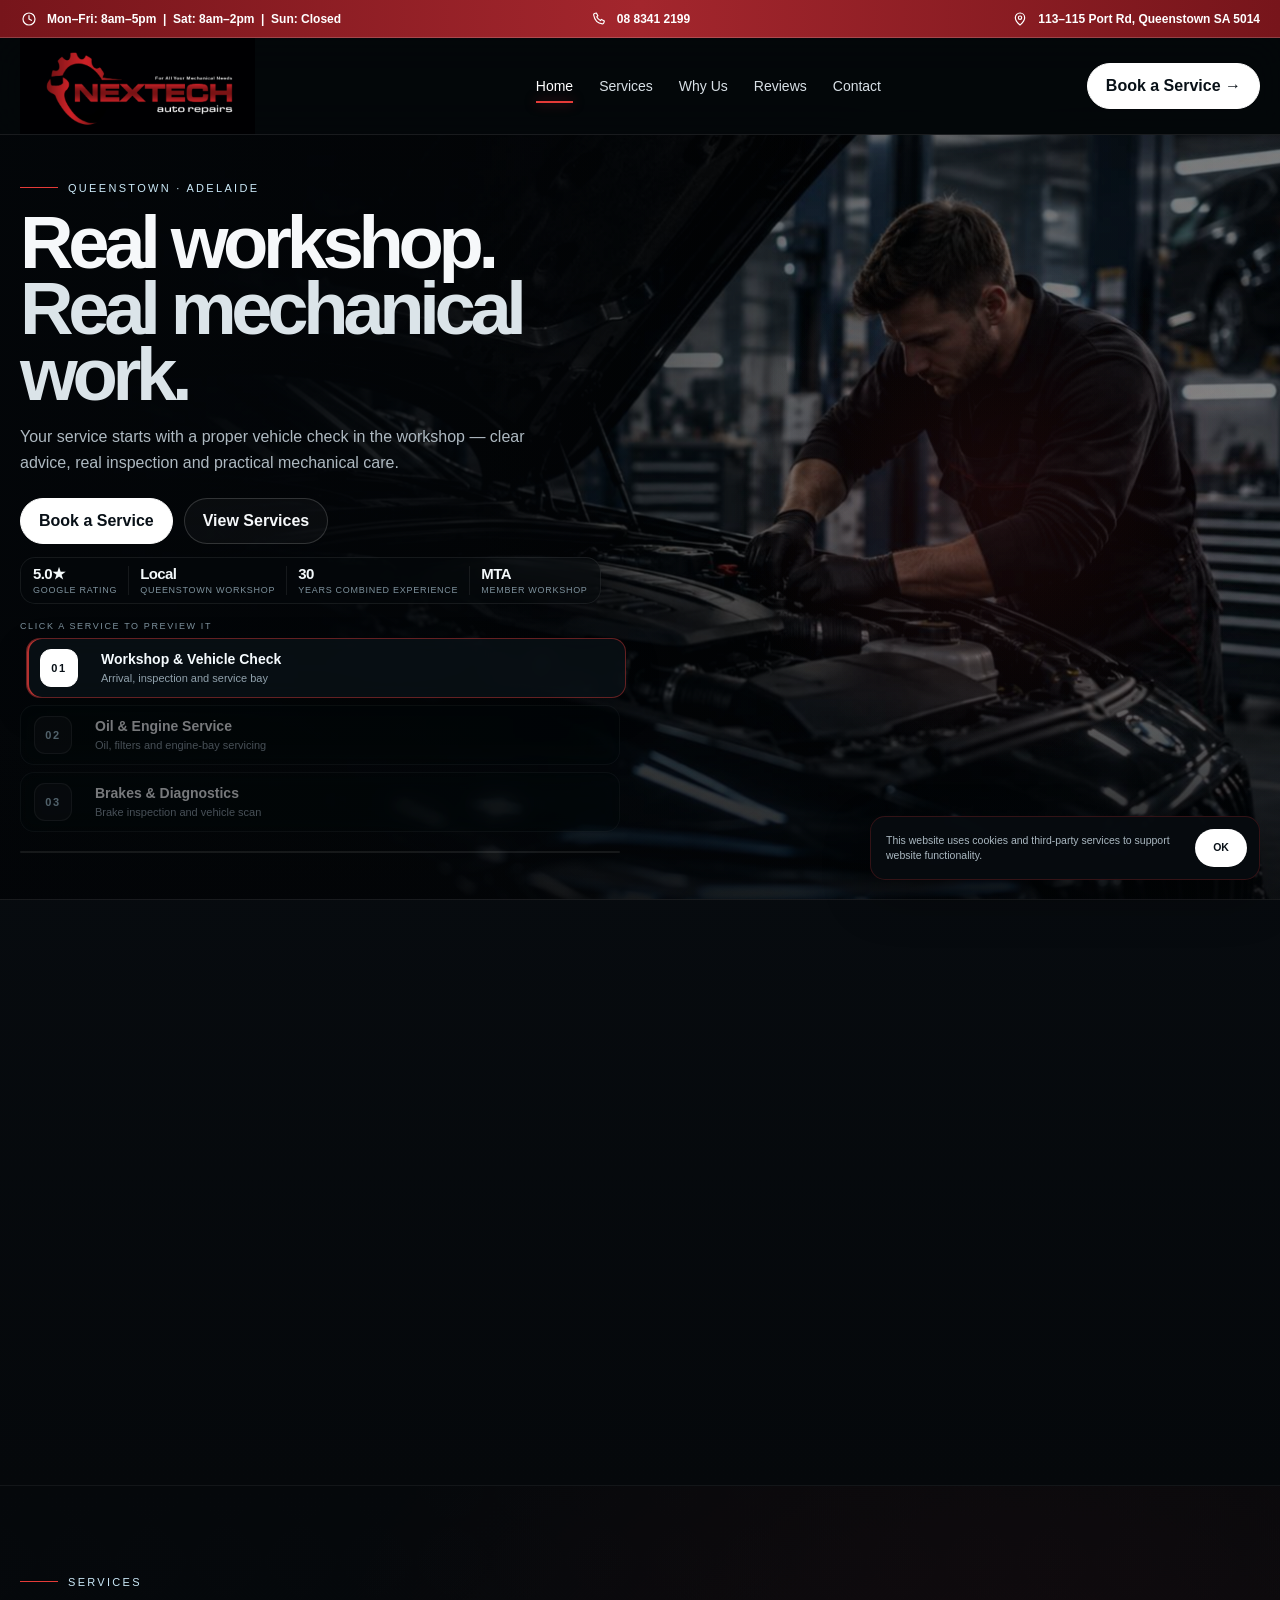
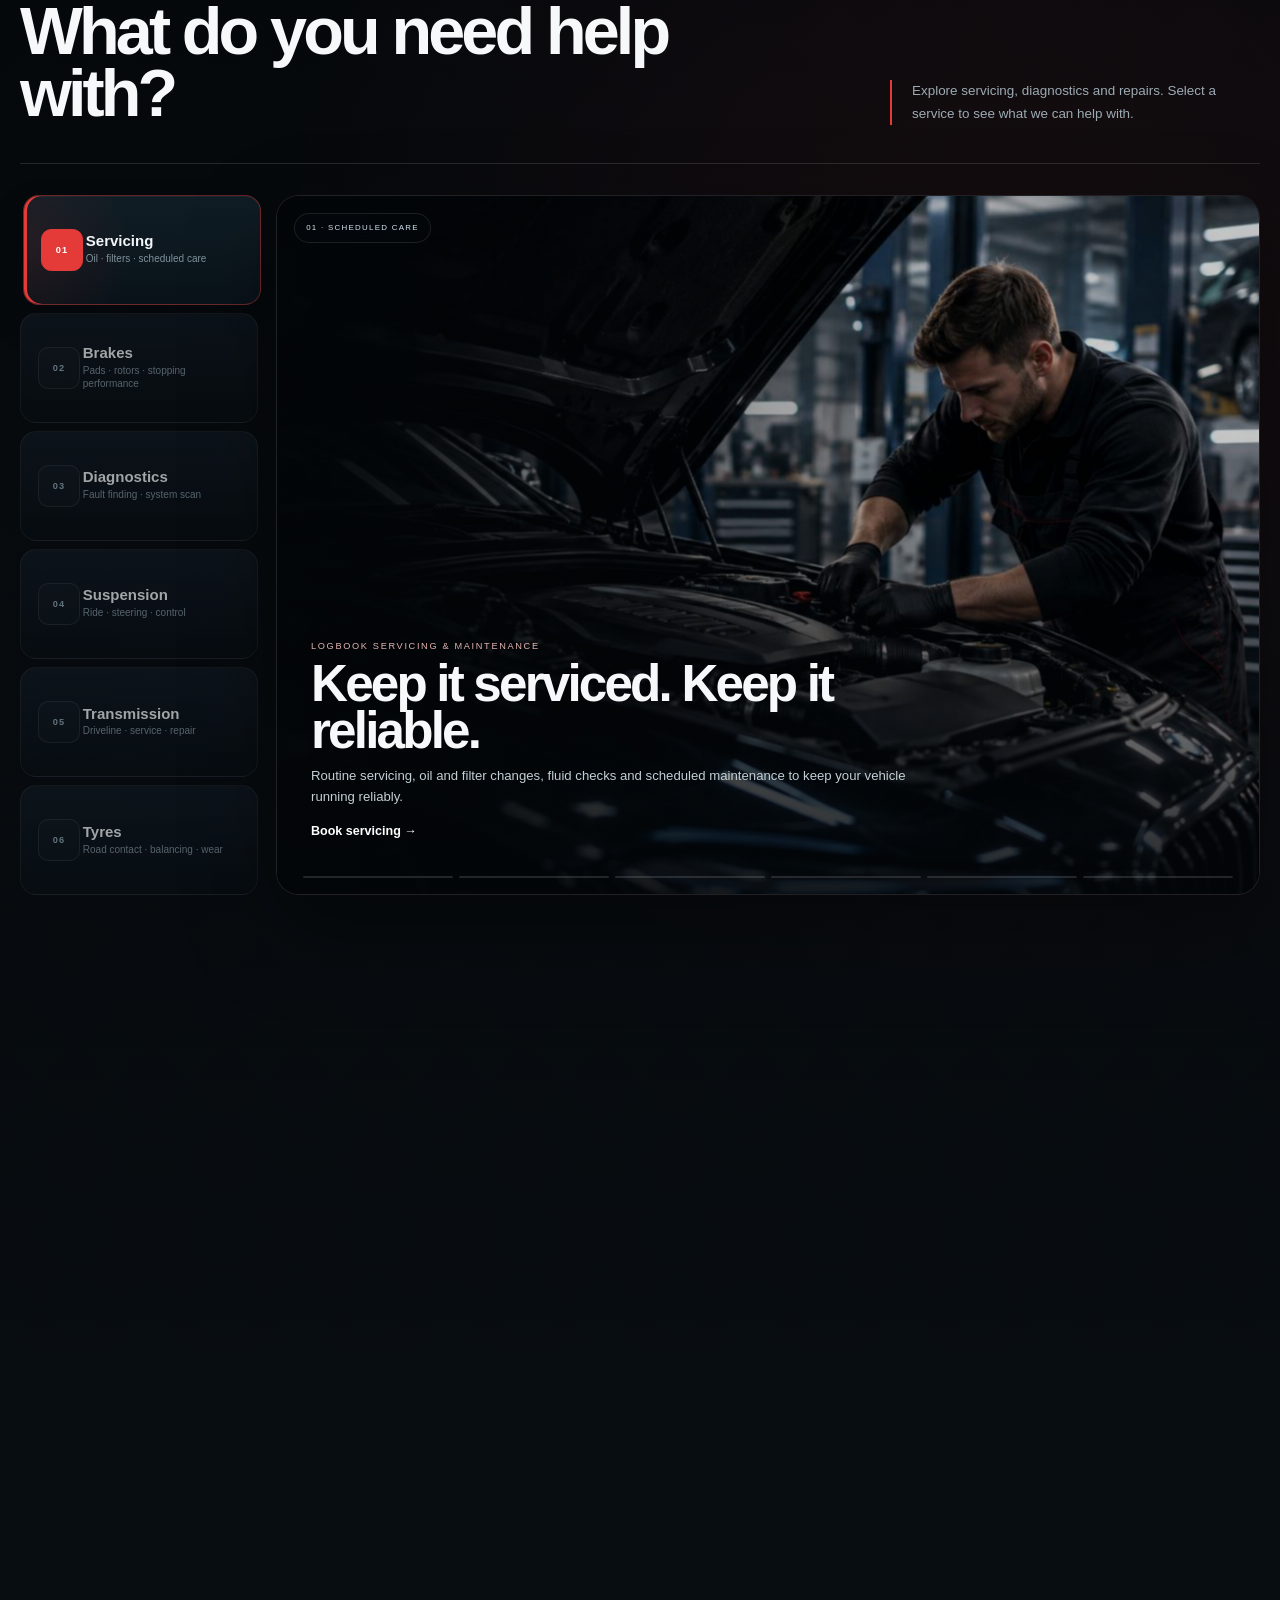
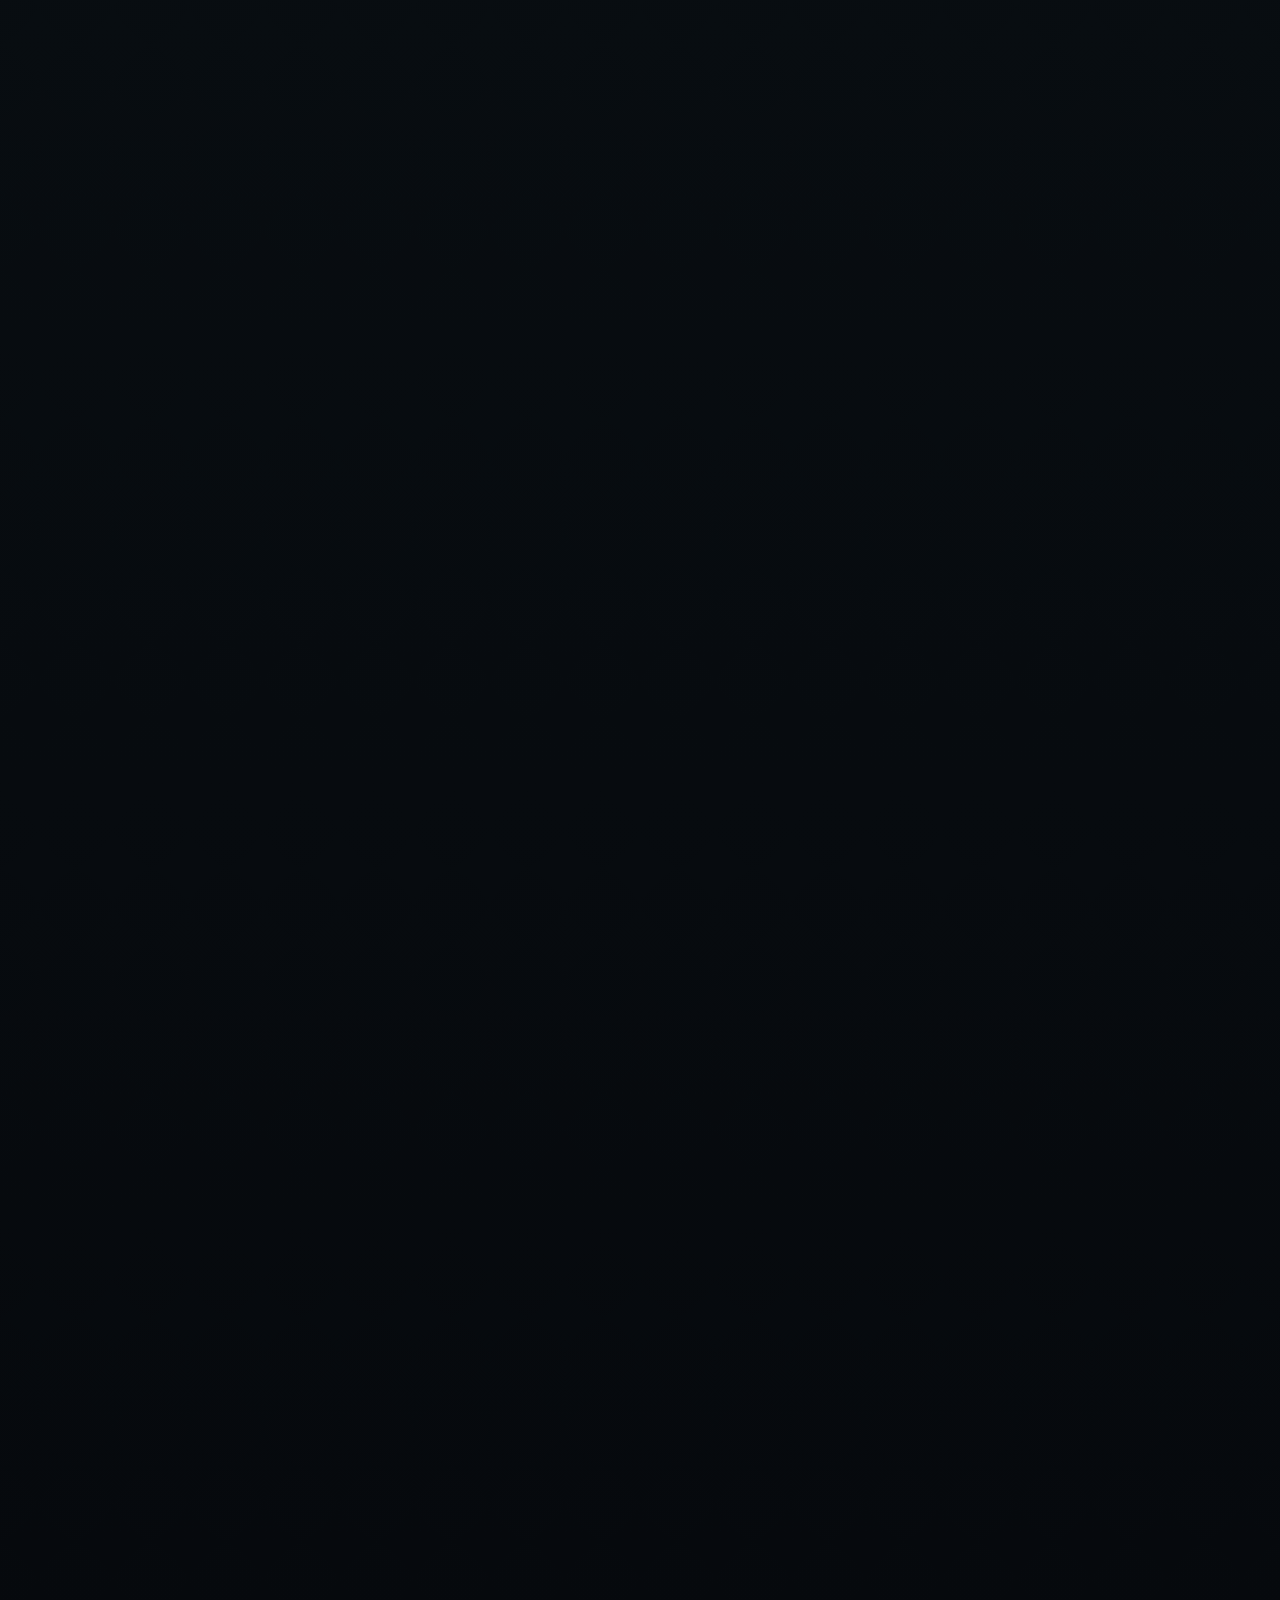
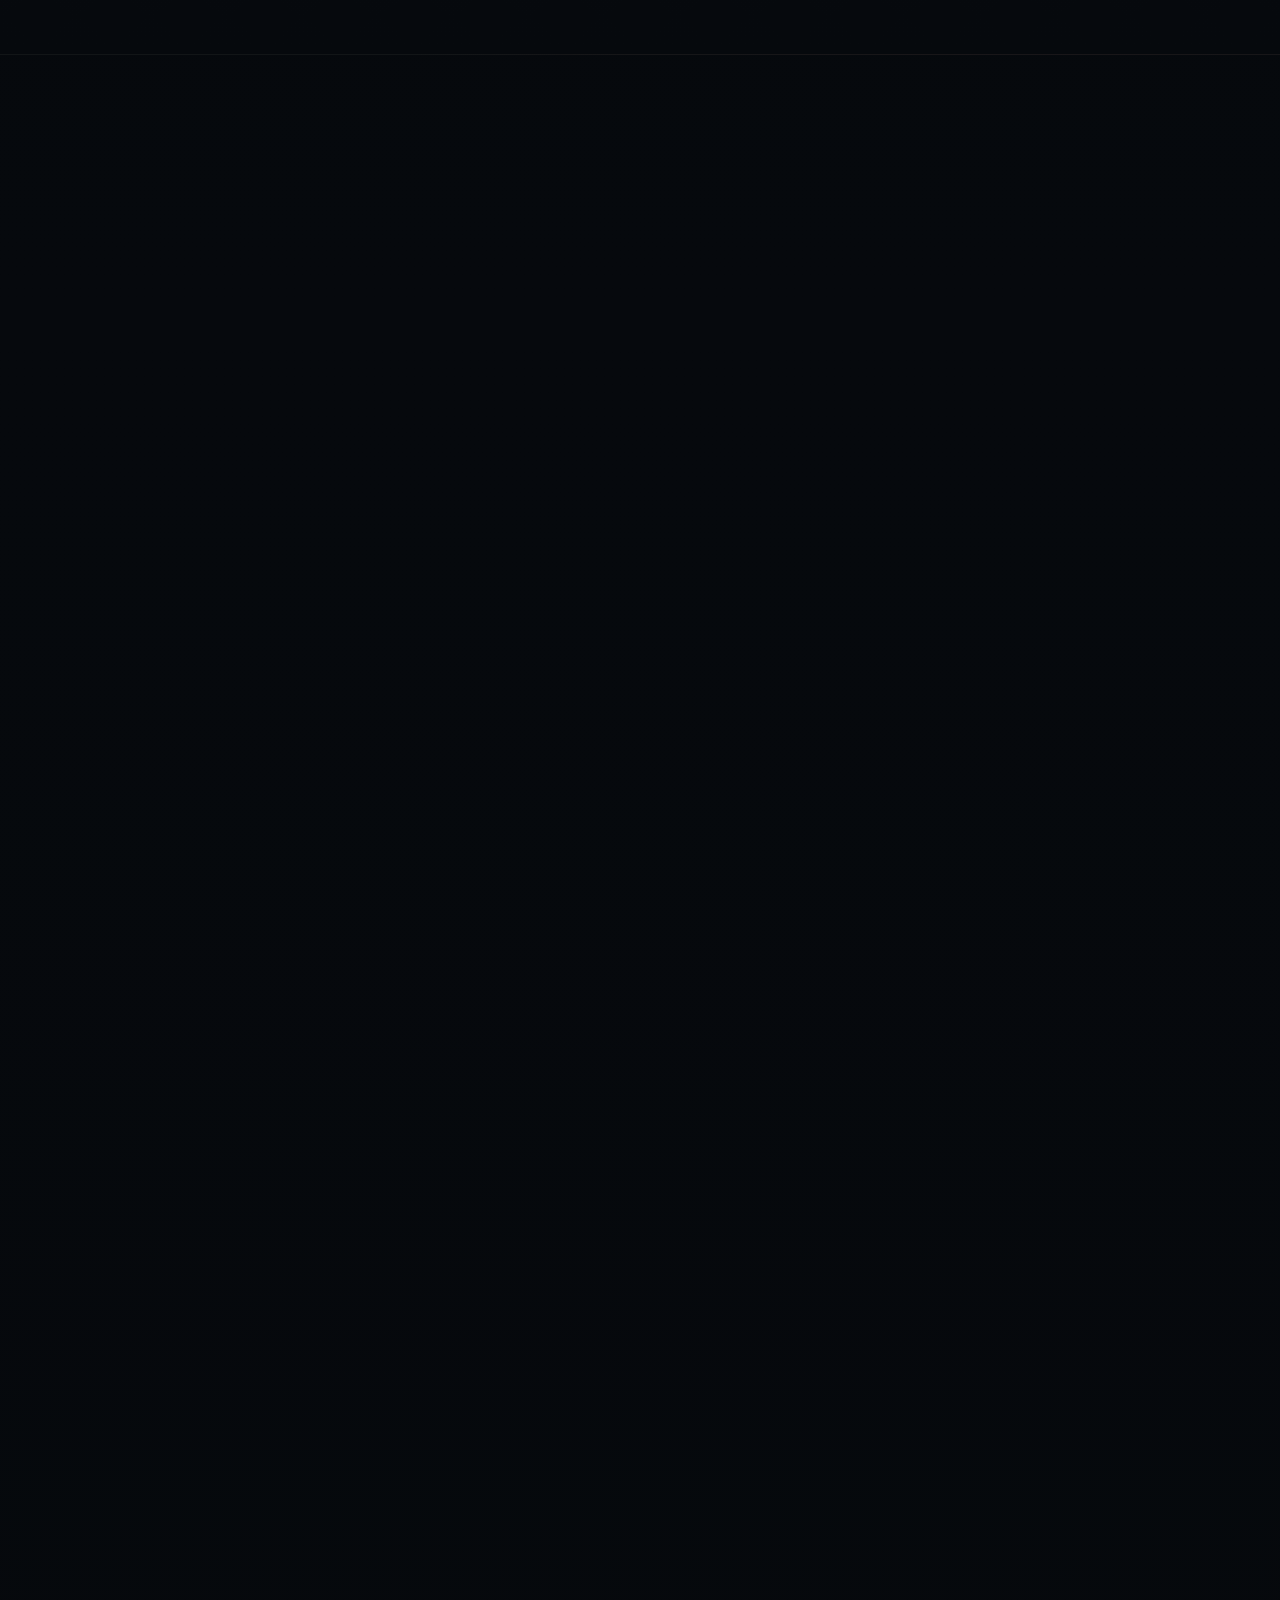
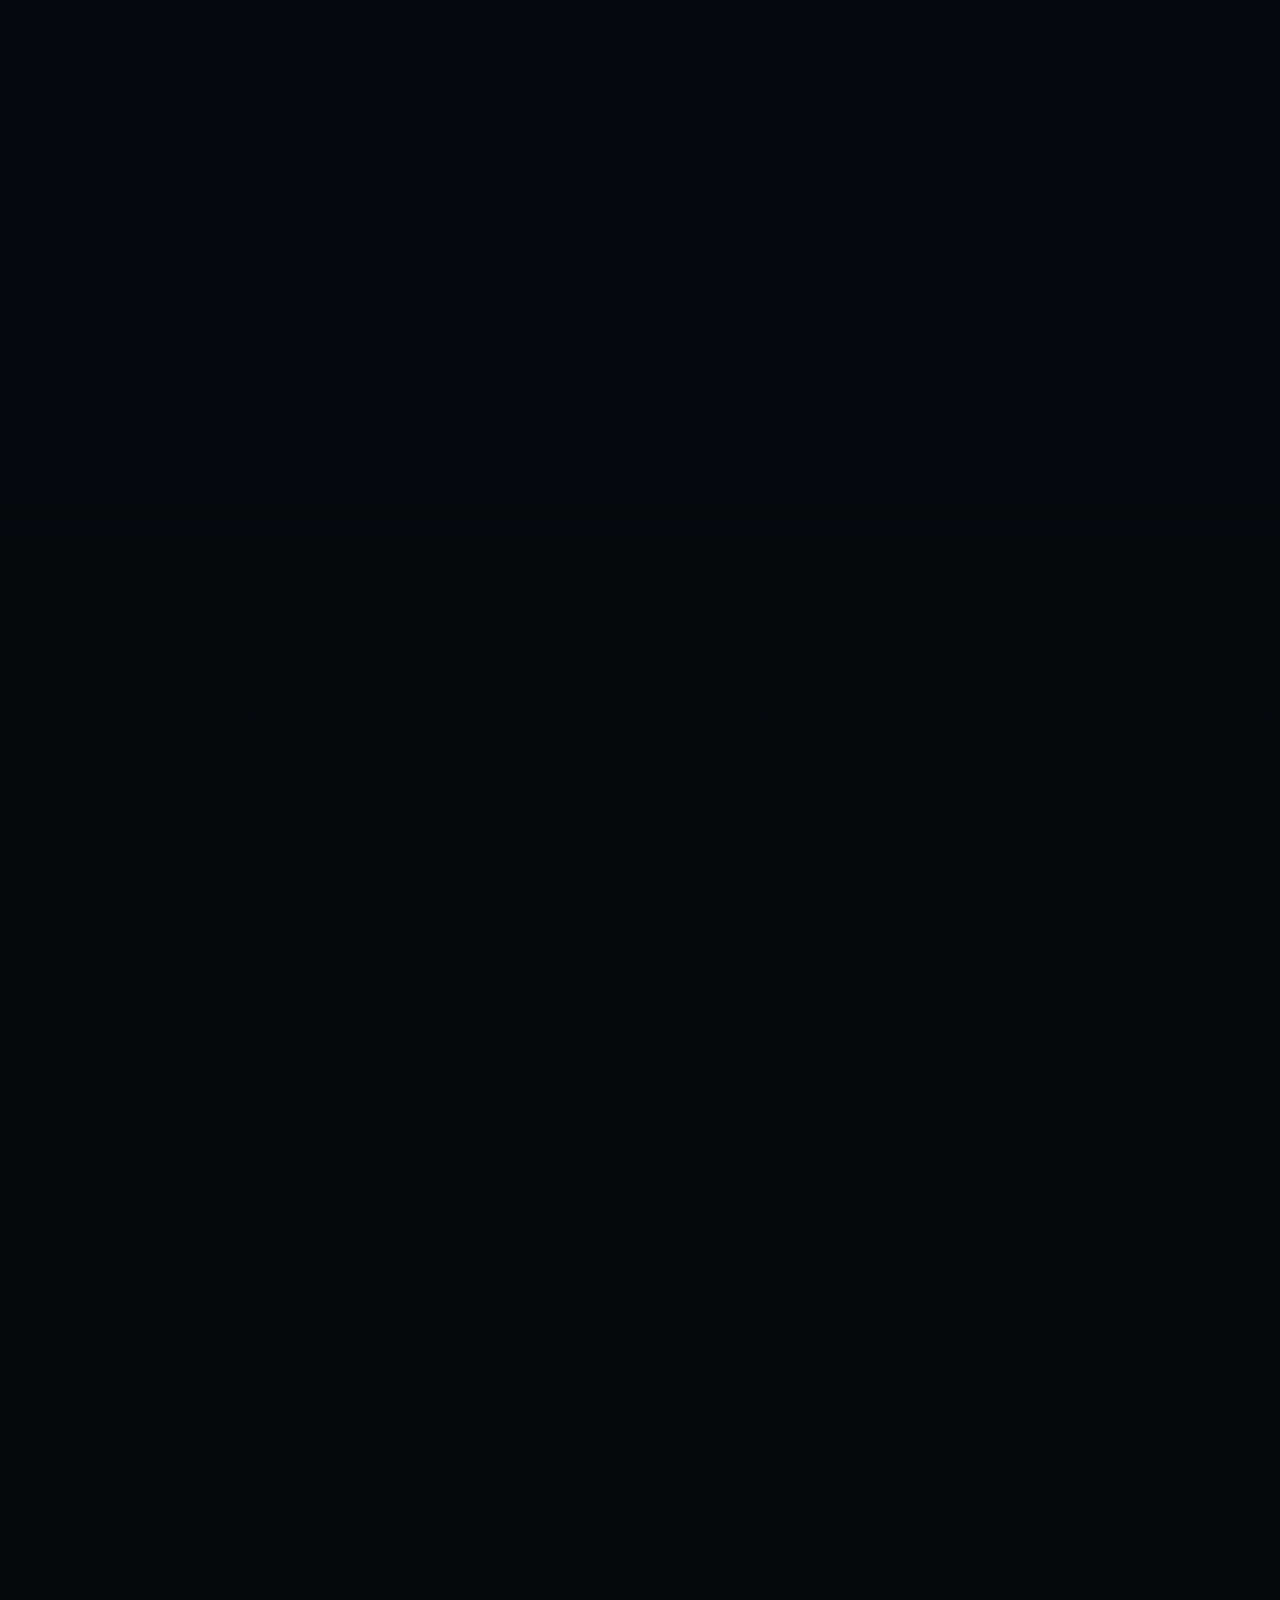
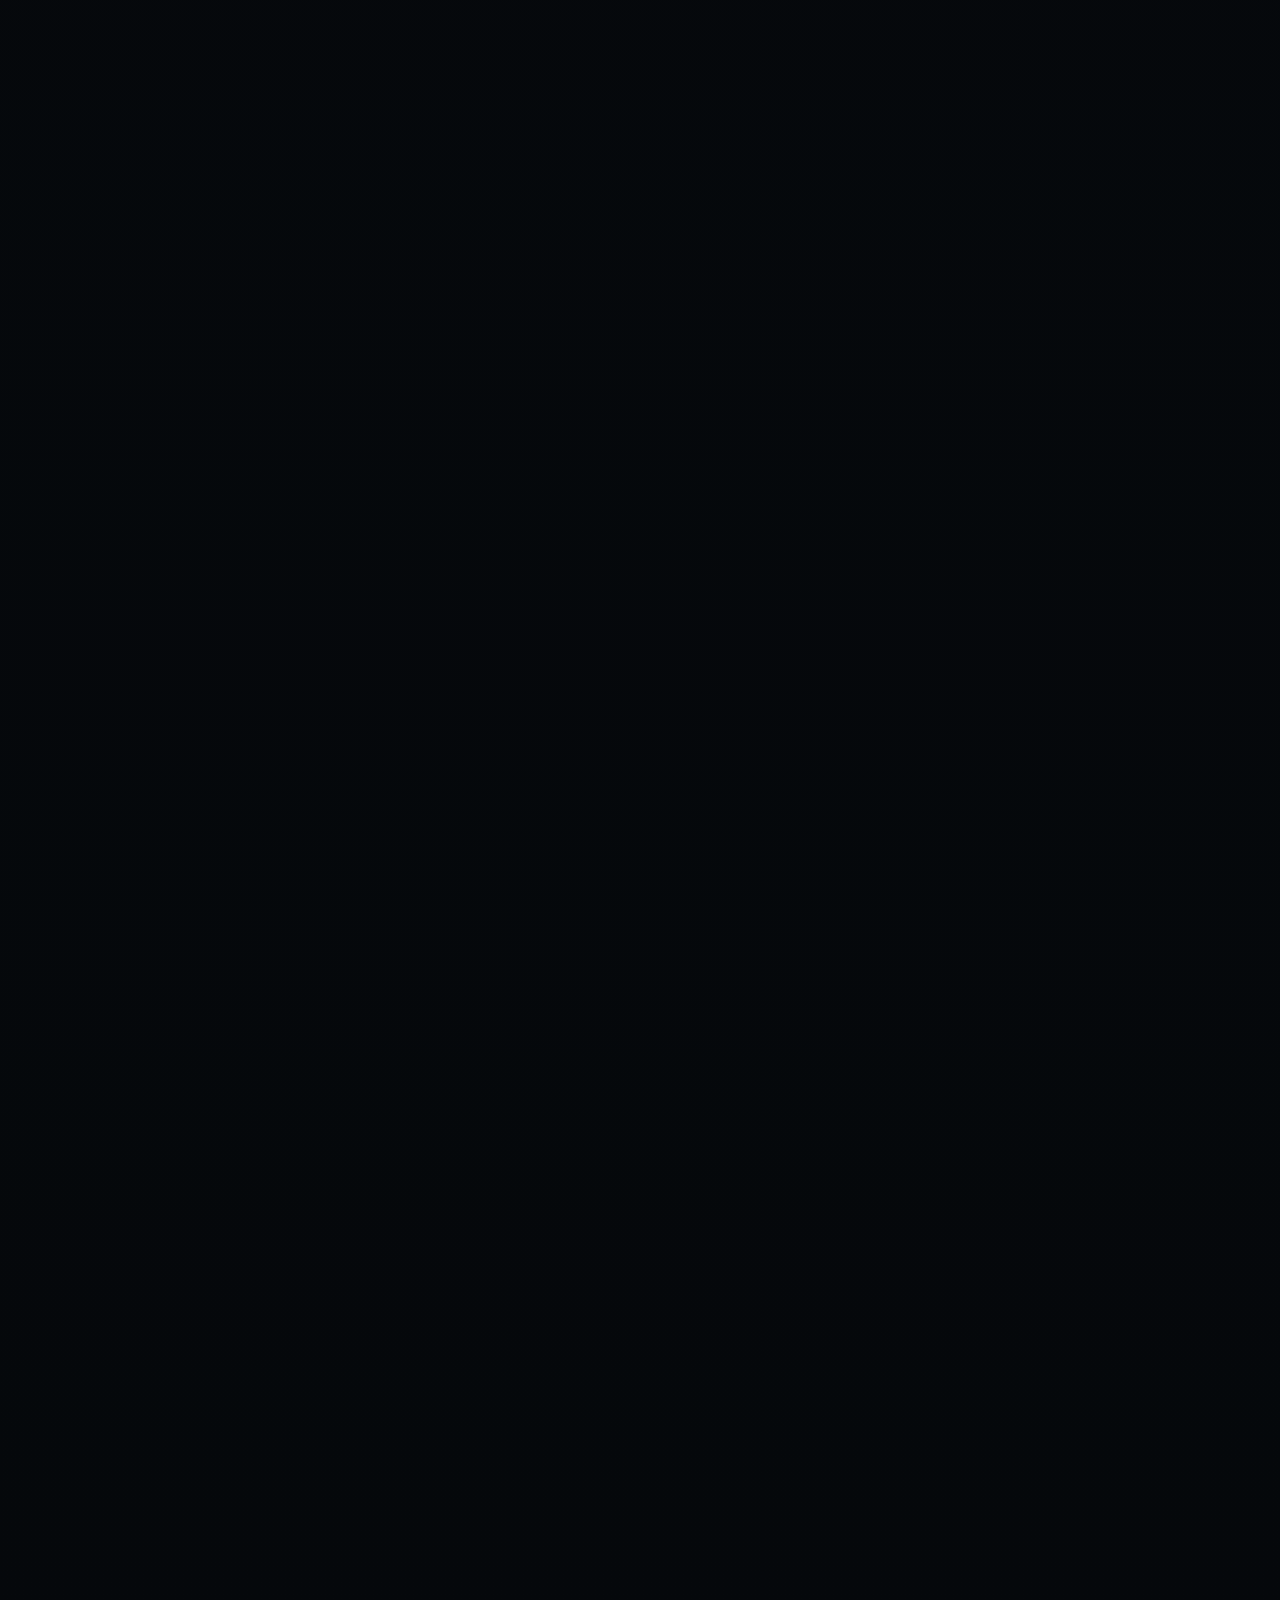
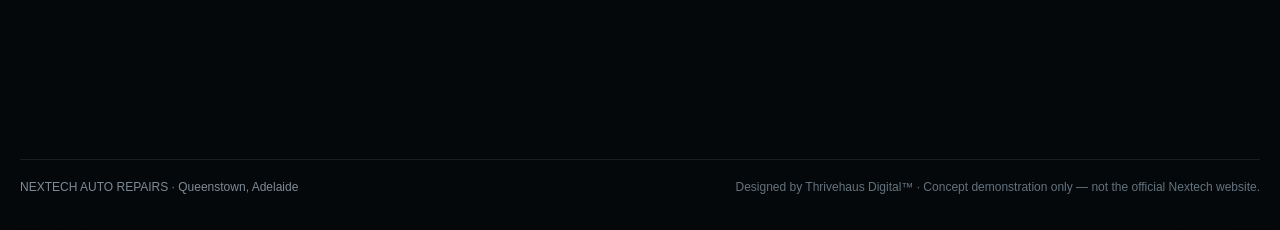
<file: index.html>
<!doctype html>
<html lang="en">
<head>
<meta charset="utf-8">
<meta name="viewport" content="width=device-width,initial-scale=1,viewport-fit=cover">
<script>
(() => {
  if ('scrollRestoration' in history) history.scrollRestoration = 'manual';

  const nav = performance.getEntriesByType?.('navigation')?.[0];
  const isReload = nav ? nav.type === 'reload' : performance.navigation?.type === 1;

  if (isReload && location.hash) {
    history.replaceState(null, '', location.pathname + location.search);
  }

  if (isReload) {
    window.addEventListener('DOMContentLoaded', () => window.scrollTo(0, 0), { once: true });
    window.addEventListener('load', () => window.scrollTo(0, 0), { once: true });
  }
})();
</script>


<link rel="preconnect" href="https://d8j0ntlcm91z4.cloudfront.net" crossorigin>
<link rel="preload" as="image" href="assets/services/servicing.jpg" fetchpriority="high">
<link rel="stylesheet" href="css/style.css?v=20260928-0720">
<title>Nextech Auto Repairs | Queenstown, Adelaide</title>
<meta name="description" content="Nextech Auto Repairs in Queenstown, Adelaide. Servicing, diagnostics, brakes, suspension and mechanical repairs.">
<meta name="robots" content="noindex,nofollow,noarchive">
<meta name="theme-color" content="#05080b">
</head>
<body>
<div class="utilityBar">
  <div class="wrap utilityIn">
    <div class="utilityItem hours"><span class="utilityIcon"><svg aria-hidden="true" viewBox="0 0 24 24" fill="none" stroke="currentColor" stroke-width="1.8" stroke-linecap="round" stroke-linejoin="round"><circle cx="12" cy="12" r="9"/><path d="M12 7v5l3.5 2"/></svg></span><span>Mon–Fri: 8am–5pm&nbsp;&nbsp;|&nbsp;&nbsp;Sat: 8am–2pm&nbsp;&nbsp;|&nbsp;&nbsp;Sun: Closed</span></div>
    <a class="utilityItem phone" href="tel:0883412199"><span class="utilityIcon"><svg aria-hidden="true" viewBox="0 0 24 24" fill="none" stroke="currentColor" stroke-width="1.8" stroke-linecap="round" stroke-linejoin="round"><path d="M5.2 3.8 8 3l2.3 4.2-1.7 1.6c1.1 2.4 3.1 4.4 5.5 5.5l1.6-1.7L20 15l-.8 2.8a2 2 0 0 1-2.1 1.4C10.2 18.6 5.4 13.8 4 6a2 2 0 0 1 1.2-2.2Z"/></svg></span><span>08 8341 2199</span></a>
    <div class="utilityItem address"><span class="utilityIcon"><svg aria-hidden="true" viewBox="0 0 24 24" fill="none" stroke="currentColor" stroke-width="1.8" stroke-linecap="round" stroke-linejoin="round"><path d="M19 10c0 5-7 11-7 11S5 15 5 10a7 7 0 0 1 14 0Z"/><circle cx="12" cy="10" r="2.5"/></svg></span><span>113–115 Port Rd, Queenstown SA 5014</span></div>
  </div>
</div>
<nav class="nav" id="siteNav">
  <div class="wrap navin">
    <a class="brand" href="#top" aria-label="Nextech Auto Repairs home"><img class="brandLogo" src="assets/nextech-logo.png?v=20260927-0639" alt="Nextech Auto Repairs"></a>
    <div class="navlinks"><a href="#top">Home</a><a href="#service-explorer">Services</a><a href="#why">Why Us</a><a href="#reviews">Reviews</a><a href="#contact">Contact</a></div>
    <div class="navcta">
      <a class="btn primary" href="#contact">Book a Service →</a>
      <button class="menu" id="menuBtn" aria-label="Open menu">☰</button>
    </div>
  </div>
</nav>
<div class="mobileMenu" id="mobileMenu">
  <a href="#top">Home</a><a href="#service-explorer">Services</a><a href="#why">Why Us</a><a href="#reviews">Reviews</a><a href="#contact">Contact</a><a href="tel:0883412199">Call 08 8341 2199</a>
</div>

<main id="top">
<section class="scrollExperience" id="experience">
  <div class="stage">
    <video class="heroVideo" id="heroVideo" autoplay muted loop playsinline webkit-playsinline preload="metadata" poster="assets/services/servicing.jpg">
      <source src="https://d8j0ntlcm91z4.cloudfront.net/user_3JJXrUDtrHtPk5XgHxxLSOPLJ0o/hf_20260925_033124_8b4797b6-966e-47b8-9dd9-aeb21c7cbb40.mp4" type="video/mp4">
    </video>
    <div class="heroMotionFallback" id="heroMotionFallback" aria-hidden="true">
      <img src="assets/hero/check-in.webp" alt="" loading="lazy" decoding="async" width="1280" height="720">
      <img src="assets/hero/service.webp" alt="" loading="lazy" decoding="async" width="1280" height="720">
      <img src="assets/hero/diagnostics.webp" alt="" loading="lazy" decoding="async" width="1280" height="720">
    </div>
    <div class="wrap stageInner">
      <div class="storyCopy">
        <div class="ey" id="storyEy">Queenstown · Adelaide</div>
        <h1 class="storyTitle" id="storyTitle">Reliable repairs.<span>Done properly.</span></h1>
        <p class="storyText" id="storyText">Servicing, diagnostics, brakes and mechanical repairs in Queenstown — with clear advice, quality workmanship and an easier way to book.</p>
        <p class="lowPowerHint" role="status">For the full video, turn off Low Power Mode and refresh.</p>
        <div class="storyActions">
          <a class="btn primary" href="#contact" data-track="hero_book_service">Book a Service</a>
          <a class="btn" href="#service-explorer" data-track="hero_view_services">View Services</a>
        </div>
        <div class="storyMeta" aria-label="Nextech trust highlights">
          <div><strong>5.0★</strong><span>Google rating</span></div>
          <div><strong>Local</strong><span>Queenstown workshop</span></div>
          <div><strong>30</strong><span>Years combined experience</span></div>
          <div><strong>MTA</strong><span>Member workshop</span></div>
        </div>
        <div class="serviceControlLabel">Click a service to preview it</div>
        <div class="serviceSync" id="serviceSync" aria-label="Current workshop service">
          <div class="serviceStep active" data-step="0">
            <div class="serviceStepNum">01</div>
            <div class="serviceStepText"><strong>Workshop & Vehicle Check</strong><span>Arrival, inspection and service bay</span></div>
          </div>
          <div class="serviceStep" data-step="1">
            <div class="serviceStepNum">02</div>
            <div class="serviceStepText"><strong>Oil & Engine Service</strong><span>Oil, filters and engine-bay servicing</span></div>
          </div>
          <div class="serviceStep" data-step="2">
            <div class="serviceStepNum">03</div>
            <div class="serviceStepText"><strong>Brakes & Diagnostics</strong><span>Brake inspection and vehicle scan</span></div>
          </div>
          <div class="serviceProgress" aria-hidden="true"><i id="serviceProgressBar"></i></div>
        </div>

      </div>
</div>
  </div>
</section>


<section class="section serviceExplorerSection" id="service-explorer">
  <div class="wrap">
    <div class="serviceExplorerHead">
      <div>
        <div class="ey">Services</div>
        <h2>What do you need help with?</h2>
      </div>
      <p>Explore servicing, diagnostics and repairs. Select a service to see what we can help with.</p>
      <div class="serviceSwipeHint" aria-hidden="true">Swipe to explore <svg viewBox="0 0 24 24" fill="none" stroke="currentColor" stroke-width="1.8" stroke-linecap="round" stroke-linejoin="round"><path d="M4 12h15m-6-6 6 6-6 6"/></svg></div>
    </div>

    <div class="serviceExplorerScroll" id="serviceExplorerScroll">
      <div class="serviceExplorerSticky">
        <div class="serviceExplorer" id="serviceExplorer" data-mode="servicing">
      <div class="serviceExplorerNav" role="tablist" aria-label="Explore Nextech services">
        <button class="serviceExplorerTab active" type="button" role="tab" aria-selected="true" data-explorer-mode="servicing">
          <span>01</span><div><strong>Servicing</strong><small>Oil · filters · scheduled care</small></div>
        </button>
        <button class="serviceExplorerTab" type="button" role="tab" aria-selected="false" data-explorer-mode="brakes">
          <span>02</span><div><strong>Brakes</strong><small>Pads · rotors · stopping performance</small></div>
        </button>
        <button class="serviceExplorerTab" type="button" role="tab" aria-selected="false" data-explorer-mode="diagnostics">
          <span>03</span><div><strong>Diagnostics</strong><small>Fault finding · system scan</small></div>
        </button>
        <button class="serviceExplorerTab" type="button" role="tab" aria-selected="false" data-explorer-mode="suspension">
          <span>04</span><div><strong>Suspension</strong><small>Ride · steering · control</small></div>
        </button>
        <button class="serviceExplorerTab" type="button" role="tab" aria-selected="false" data-explorer-mode="transmission">
          <span>05</span><div><strong>Transmission</strong><small>Driveline · service · repair</small></div>
        </button>
        <button class="serviceExplorerTab" type="button" role="tab" aria-selected="false" data-explorer-mode="tyres">
          <span>06</span><div><strong>Tyres</strong><small>Road contact · balancing · wear</small></div>
        </button>
      </div>

      <div class="serviceExplorerStage">
        <div class="serviceExplorerMedia" id="serviceExplorerMedia" aria-hidden="true">
          <img class="serviceExplorerPhoto active" data-explorer-photo="servicing" src="assets/services/servicing.jpg" alt="" width="1400" height="788" decoding="async" fetchpriority="high">
          <img class="serviceExplorerPhoto" data-explorer-photo="brakes" src="assets/services/brakes.jpg" alt="" width="1400" height="788" decoding="async" loading="lazy" fetchpriority="low">
          <img class="serviceExplorerPhoto" data-explorer-photo="diagnostics" src="assets/services/diagnostics.jpg" alt="" width="1400" height="788" decoding="async" loading="lazy" fetchpriority="low">
          <img class="serviceExplorerPhoto" data-explorer-photo="suspension" src="assets/services/suspension.jpg" alt="" width="1400" height="788" decoding="async" loading="lazy" fetchpriority="low">
          <img class="serviceExplorerPhoto" data-explorer-photo="transmission" src="assets/services/transmission.jpg" alt="" width="1400" height="788" decoding="async" loading="lazy" fetchpriority="low">
          <img class="serviceExplorerPhoto" data-explorer-photo="tyres" src="assets/services/tyres.jpg" alt="" width="1400" height="788" decoding="async" loading="lazy" fetchpriority="low">
        </div>
        <div class="serviceExplorerShade"></div>
        <div class="serviceExplorerTop">
          <span class="serviceExplorerMode" id="serviceExplorerMode">01 · Scheduled care</span>
        </div>
        <div class="serviceExplorerCopy">
          <small id="serviceExplorerKicker">Logbook servicing & maintenance</small>
          <h3 id="serviceExplorerTitle">Keep it serviced. Keep it reliable.</h3>
          <p id="serviceExplorerText">Routine servicing, oil and filter changes, fluid checks and scheduled maintenance to keep your vehicle running reliably.</p>
          <a href="#contact" id="serviceExplorerCta" data-track="explorer_book">Book servicing →</a>
        </div>

        <div class="serviceExplorerProgress" aria-hidden="true">
          <i></i><i></i><i></i><i></i><i></i><i></i>
        </div>
      </div>
        </div>
      </div>
    </div>
  </div>
</section>

<section class="section trustSection processSection" id="journey">
  <div class="wrap">
    <div class="sectionHead processHead">
      <div><div class="ey">What to expect</div><h2>Good work, clearly explained.</h2></div>
      <p>A clear path from the first conversation to the final handover.</p>
    </div>

    <div class="processTimeline" id="processTimeline">
      <div class="processRail" aria-hidden="true"><i></i></div>

      <article class="processStage" data-process-step="0">
        <div class="processMarker"><span>01</span></div>
        <div class="processIcon" aria-hidden="true">
          <svg viewBox="0 0 24 24"><path d="M8 5h8M9 3h6v4H9zM6 5H5a2 2 0 0 0-2 2v12a2 2 0 0 0 2 2h14a2 2 0 0 0 2-2V7a2 2 0 0 0-2-2h-1M7 11h10M7 15h6"/></svg>
        </div>
        <strong>Check-in</strong>
        <p>Tell us what the vehicle is doing and what you want looked at.</p>
        <small>Listen first. Inspect second.</small>
      </article>

      <article class="processStage" data-process-step="1">
        <div class="processMarker"><span>02</span></div>
        <div class="processIcon" aria-hidden="true">
          <svg viewBox="0 0 24 24"><circle cx="10" cy="10" r="6"/><path d="m15 15 6 6M7 10h6M10 7v6"/></svg>
        </div>
        <strong>Inspect</strong>
        <p>We check the vehicle, diagnose the issue and confirm what actually needs attention.</p>
        <small>Clear findings. No guesswork.</small>
      </article>

      <article class="processStage" data-process-step="2">
        <div class="processMarker"><span>03</span></div>
        <div class="processIcon" aria-hidden="true">
          <svg viewBox="0 0 24 24"><path d="M14.5 6.5a4 4 0 0 0-5-5L12 4l-3 3-2.5-2.5a4 4 0 0 0 5 5L20 18l-2 2-8.5-8.5"/><path d="m5 19 3-3"/></svg>
        </div>
        <strong>Repair</strong>
        <p>The agreed service or repair is completed properly using the right parts and checks.</p>
        <small>Do the work. Check the work.</small>
      </article>

      <article class="processStage" data-process-step="3">
        <div class="processMarker"><span>04</span></div>
        <div class="processIcon" aria-hidden="true">
          <svg viewBox="0 0 24 24"><circle cx="12" cy="12" r="9"/><path d="m8 12 2.5 2.5L16 9"/></svg>
        </div>
        <strong>Handover</strong>
        <p>You leave knowing what was done, what was found and what may need attention next.</p>
        <small>No surprises at the end.</small>
      </article>
    </div>
  </div>
</section>

<section class="section whySection" id="why">
  <div class="wrap">
    <div class="sectionHead whyHead">
      <div>
        <div class="ey">Why Nextech</div>
        <h2>More than fixing the fault.</h2>
      </div>
      <p>Practical answers, careful workmanship and a clear explanation of what your vehicle needs.</p>
    </div>

    <div class="whyLayout">
      <aside class="whyProof">
        <div class="whyProofTop">
          <span class="whyProofKicker">Workshop experience</span>
          <strong class="whyRating">30</strong>
          <p>Years of combined team experience, backed by a local Queenstown workshop and practical mechanical expertise.</p>
        </div>

        <div class="whyProofStats">
          <div>
            <strong>10k+</strong>
            <span>Vehicles repaired</span>
          </div>
          <div>
            <strong>MTA</strong>
            <span>Motor Trades Association member</span>
          </div>
          <div>
            <strong>All</strong>
            <span>Makes & models serviced</span>
          </div>
        </div>

        <div class="whyAddress">
          <small>Workshop</small>
          <strong>113–115 Port Rd</strong>
          <span>Queenstown SA 5014</span>
        </div>
      </aside>

      <div class="whyReasons">
        <article class="whyReason">
          <span class="whyReasonNo">01</span>
          <div class="whyReasonIcon"><svg aria-hidden="true" viewBox="0 0 24 24" fill="none" stroke="currentColor" stroke-width="1.8" stroke-linecap="round" stroke-linejoin="round"><circle cx="12" cy="12" r="8.5"/><path d="M12 7v5l3 2"/></svg></div>
          <div>
            <h3>Modern diagnostic equipment</h3>
            <p>Modern diagnostic tools help pinpoint the issue and guide the next step.</p>
          </div>
        </article>

        <article class="whyReason">
          <span class="whyReasonNo">02</span>
          <div class="whyReasonIcon"><svg aria-hidden="true" viewBox="0 0 24 24" fill="none" stroke="currentColor" stroke-width="1.8" stroke-linecap="round" stroke-linejoin="round"><path d="M7 3.5v2M17 3.5v2M4 9h16M5 5.5h14a1 1 0 0 1 1 1v12a1 1 0 0 1-1 1H5a1 1 0 0 1-1-1v-12a1 1 0 0 1 1-1Z"/><path d="m9 14 2 2 4-4"/></svg></div>
          <div>
            <h3>One workshop for everyday mechanical work</h3>
            <p>Logbook servicing, brakes, clutch, suspension, transmission, tyres, batteries and electrical work are all handled in one place.</p>
          </div>
        </article>

        <article class="whyReason">
          <span class="whyReasonNo">03</span>
          <div class="whyReasonIcon"><svg aria-hidden="true" viewBox="0 0 24 24" fill="none" stroke="currentColor" stroke-width="1.8" stroke-linecap="round" stroke-linejoin="round"><path d="M5.5 8.5a3 3 0 0 0 0 7M18.5 8.5a3 3 0 0 1 0 7M8 5.5h8l2.5 4v6L16 18.5H8l-2.5-3v-6L8 5.5Z"/><path d="M9 12h6"/></svg></div>
          <div>
            <h3>Fair, transparent estimates</h3>
            <p>Customers are given a clearer picture of the required work and expected cost before repairs move ahead.</p>
          </div>
        </article>

        <article class="whyReason">
          <span class="whyReasonNo">04</span>
          <div class="whyReasonIcon"><svg aria-hidden="true" viewBox="0 0 24 24" fill="none" stroke="currentColor" stroke-width="1.8" stroke-linecap="round" stroke-linejoin="round"><path d="M4 5.5h16v13H4zM8 5.5v-2M16 5.5v-2M4 9.5h16"/><path d="M8.5 14h7"/></svg></div>
          <div>
            <h3>Easy to book and easy to reach</h3>
            <p>Call directly, request a booking online or visit the Queenstown workshop on Port Road.</p>
          </div>
        </article>

        <article class="whyReason">
          <span class="whyReasonNo">05</span>
          <div class="whyReasonIcon"><svg aria-hidden="true" viewBox="0 0 24 24" fill="none" stroke="currentColor" stroke-width="1.8" stroke-linecap="round" stroke-linejoin="round"><path d="m12 2.8 2 1.3 2.3-.3.8 2.2 2.1 1 .1 2.4 1.5 1.7-1.5 1.8-.1 2.4-2.1 1-.8 2.2-2.3-.3-2 1.3-2-1.3-2.3.3-.8-2.2-2.1-1-.1-2.4L3.2 11l1.5-1.7.1-2.4 2.1-1 .8-2.2 2.3.3L12 2.8Z"/><circle cx="12" cy="11" r="3"/></svg></div>
          <div>
            <h3>Genuine / approved parts</h3>
            <p>Parts are selected to suit the vehicle and the work being carried out.</p>
          </div>
        </article>

        <article class="whyReason">
          <span class="whyReasonNo">06</span>
          <div class="whyReasonIcon"><svg aria-hidden="true" viewBox="0 0 24 24" fill="none" stroke="currentColor" stroke-width="1.8" stroke-linecap="round" stroke-linejoin="round"><path d="M12 2.5 20 6v5.5c0 5-3.4 8.1-8 10-4.6-1.9-8-5-8-10V6l8-3.5Z"/><path d="m8.5 12 2.5 2.5 4.5-5"/></svg></div>
          <div>
            <h3>Warranty-backed service</h3>
            <p>Ask the team about the warranty that applies to your service or repair.</p>
          </div>
        </article>
      </div>
    </div>
  </div>
</section>

<section class="section" id="reviews">
  <div class="wrap">
    <div class="sectionHead">
      <div><div class="ey">Reviews</div><h2>The workshop behind the work.</h2></div>
      <p>See what local drivers say about their experience with Nextech.</p>
    </div>
    <div class="reviewTrustBar">
      <div><strong>5.0★</strong><span>Google rating</span></div>
      <i></i>
      <div><strong>Queenstown</strong><span>local workshop</span></div>
      <p>Hear from customers who have visited the Queenstown workshop.</p>
    </div>
    <div class="reviewMarquee" id="reviewMarquee" aria-label="Customer feedback summaries">
      <div class="reviews reviewTrack" id="reviewTrack">
        <article class="review"><div class="stars">★★★★★</div><p>Friendly service with a strong focus on customer satisfaction.</p><strong>Lyn Collins</strong><span>Review summary</span></article>
        <article class="review"><div class="stars">★★★★★</div><p>Professional workshop experience with standout service.</p><strong>Jalawar Singh</strong><span>Review summary</span></article>
        <article class="review"><div class="stars">★★★★★</div><p>Quick, well-handled servicing with excellent customer care.</p><strong>Ronak Sanghani</strong><span>Review summary</span></article>
        <article class="review"><div class="stars">★★★★★</div><p>Friendly, honest servicing and a workshop worth returning to.</p><strong>Maurisa McColm</strong><span>Review summary</span></article>
      </div>
    </div>
    <div class="reviewMotionNote"><span class="reviewMotionDot"></span> Hover or touch to pause <a href="https://www.google.com/maps/search/?api=1&query=Nextech%20Auto%20Repairs%20Queenstown%20SA" target="_blank" rel="noopener">View all reviews ↗</a></div>
  </div>
</section>


<section class="section faqSection" id="faq">
  <div class="wrap">
    <div class="sectionHead faqHead">
      <div><div class="ey">Common questions</div><h2>Useful answers before you book.</h2></div>
      <p>A few useful things to know before bringing your car in.</p>
    </div>

    <div class="faqGrid">
      <details class="faqItem">
        <summary><span>How often should I change my oil?</span><b>+</b></summary>
        <p>Use the service interval specified for your vehicle by the manufacturer. Nextech’s current guidance recommends checking the owner’s manual rather than applying one fixed interval to every make and model.</p>
      </details>

      <details class="faqItem">
        <summary><span>Do you offer logbook servicing?</span><b>+</b></summary>
        <p>Yes. Logbook servicing is one of Nextech’s core services and is carried out to the scheduled requirements for the vehicle.</p>
      </details>

      <details class="faqItem">
        <summary><span>Can you diagnose a check-engine light or warning light?</span><b>+</b></summary>
        <p>Yes. Nextech offers vehicle diagnostics and fault finding, including investigating check-engine warnings and other issues before repair work is recommended.</p>
      </details>

      <details class="faqItem">
        <summary><span>How do I know when my brakes need attention?</span><b>+</b></summary>
        <p>Squealing, screeching or whining while braking can be warning signs. Changes in braking feel, vibration or unusual noises are also good reasons to have the system inspected.</p>
      </details>

      <details class="faqItem">
        <summary><span>Do you repair steering and suspension?</span><b>+</b></summary>
        <p>Yes. Nextech lists steering and suspension inspection and repair among its main workshop services.</p>
      </details>

      <details class="faqItem">
        <summary><span>Do you service and repair transmissions?</span><b>+</b></summary>
        <p>Yes. Transmission servicing and repair are listed among Nextech’s workshop services.</p>
      </details>

      <details class="faqItem">
        <summary><span>Do you service all makes and models?</span><b>+</b></summary>
        <p>Yes. Nextech states that it works on all makes and models, covering scheduled maintenance, diagnostics and mechanical repairs.</p>
      </details>

      <details class="faqItem">
        <summary><span>Will I know the cost before work starts?</span><b>+</b></summary>
        <p>Nextech’s current site describes its pricing as fair and transparent and says estimates are provided upfront. If additional work is found during inspection, confirm the scope with the workshop before proceeding.</p>
      </details>

      <details class="faqItem">
        <summary><span>Do I need to charge the battery after a jump-start?</span><b>+</b></summary>
        <p>Nextech’s current guidance suggests driving for around 45 minutes after a jump-start. If the vehicle struggles to start again, the battery and charging system should be checked.</p>
      </details>

      <details class="faqItem">
        <summary><span>Can I book on a Saturday?</span><b>+</b></summary>
        <p>The workshop lists Saturday opening hours of 8am–2pm. Appointment availability can vary, so send a booking request or call the workshop to confirm a time.</p>
      </details>

      <details class="faqItem">
        <summary><span>What if I’m not sure what service I need?</span><b>+</b></summary>
        <p>Describe the symptoms, warning lights or noises in the booking form, or call the workshop. Nextech can inspect the vehicle and identify what needs attention.</p>
      </details>

      <details class="faqItem">
        <summary><span>What other repairs can Nextech help with?</span><b>+</b></summary>
        <p>The current service list also includes general mechanical repairs, batteries and charging systems, tyres, fuel-system work, cooling-system maintenance and other workshop repairs.</p>
      </details>
    </div>
  </div>
</section>

<section class="section locationSection" id="location">
  <div class="wrap">
    <div class="sectionHead locationHead">
      <div><div class="ey">Find the workshop</div><h2>Easy to find on Port Road.</h2></div>
      <p>113–115 Port Rd, Queenstown SA 5014. Open Monday to Friday 8am–5pm and Saturday 8am–2pm.</p>
    </div>
    <div class="locationGrid">
      <div class="mapCard">
        <iframe
          id="locationMap"
          title="Nextech Auto Repairs location"
          loading="lazy"
          fetchpriority="low"
          referrerpolicy="no-referrer-when-downgrade"
          data-src="https://www.google.com/maps?q=113-115%20Port%20Rd%2C%20Queenstown%20SA%205014&output=embed"></iframe>
      </div>
      <aside class="locationInfo">
        <div class="locationBadge">Queenstown · Adelaide</div>
        <h3>113–115 Port Rd</h3>
        <p>Queenstown SA 5014</p>
        <div class="locationHours">
          <div><span>Mon–Fri</span><strong>8am–5pm</strong></div>
          <div><span>Saturday</span><strong>8am–2pm</strong></div>
          <div><span>Sunday</span><strong>Closed</strong></div>
        </div>
        <div class="storyActions">
          <a class="btn primary" href="https://www.google.com/maps/search/?api=1&query=113-115%20Port%20Rd%2C%20Queenstown%20SA%205014" target="_blank" rel="noopener" data-track="open_maps">Open in Maps ↗</a>
          <a class="btn" href="tel:0883412199" data-track="location_call">Call workshop</a>
        </div>
      </aside>
    </div>
  </div>
</section>

<section class="section" id="contact">
  <div class="wrap">
    <div class="contact">
      <div>
        <div class="ey">Book a service</div>
        <h2>Ready to get it sorted?</h2>
        <p style="margin:14px 0 0;color:var(--muted);line-height:1.75;max-width:620px">Call the workshop, send an email or visit Nextech in Queenstown.</p>
        <div class="storyActions"><a class="btn primary" href="tel:0883412199" data-track="contact_call">Call 08 8341 2199</a></div>
      </div>
      <form class="bookingForm" id="bookingForm" action="https://formsubmit.co/nextechautorepairs@gmail.com" method="POST">
        <input type="hidden" name="_subject" value="New Nextech website booking request">
        <input type="hidden" name="_template" value="table">
        <input type="text" name="_honey" tabindex="-1" autocomplete="off" aria-hidden="true" style="position:absolute;left:-9999px;opacity:0">
        <div class="formRow">
          <label><span>Name</span><input name="Name" required autocomplete="name" placeholder="Your name"></label>
          <label><span>Phone</span><input name="Phone" required autocomplete="tel" inputmode="tel" placeholder="Your phone"></label>
        </div>
        <div class="formRow">
          <label><span>Email</span><input name="email" type="email" required autocomplete="email" placeholder="you@example.com"></label>
          <label><span>Vehicle</span><input name="Vehicle" autocomplete="off" placeholder="Make / model / year"></label>
        </div>
        <div class="formRow">
          <label><span>Preferred date</span><input name="Preferred date" type="date"></label>
          <label><span>Preferred time</span>
            <select name="Preferred time">
              <option value="">Any time</option>
              <option>Morning</option>
              <option>Midday</option>
              <option>Afternoon</option>
            </select>
          </label>
        </div>
        <div class="formRow">
          <label><span>Registration</span><input name="Registration" autocomplete="off" placeholder="Optional"></label>
          <label><span>Service</span>
            <select name="Service">
              <option>Logbook servicing</option>
              <option>Diagnostics</option>
              <option>Brakes & clutch</option>
              <option>Steering & suspension</option>
              <option>Transmission</option>
              <option>Tyres</option>
              <option>Battery / electrical</option>
              <option>General repair</option>
            </select>
          </label>
        </div>
        <div class="formRow">
          <label><span>Preferred contact</span>
            <select name="Preferred contact">
              <option>Phone</option>
              <option>Email</option>
            </select>
          </label>
          <label><span>Best time to contact</span>
            <select name="Best contact time">
              <option>Any time</option>
              <option>Morning</option>
              <option>Midday</option>
              <option>Afternoon</option>
            </select>
          </label>
        </div>
        <label><span>What do you need looked at?</span><textarea name="Details" rows="4" placeholder="Tell us what the car is doing or what service you need"></textarea></label>
        <button class="btn primary formSubmit" type="submit">Send booking request →</button>
        <p class="formNote">Nextech will contact you to confirm availability. FormSubmit processes your request for delivery to the workshop. <a href="privacy.html">Privacy details</a>. Prefer to speak to someone? Call <a href="tel:0883412199">08 8341 2199</a>.</p>
      </form>
    </div>
  </div>
</section>
</main>

<footer>
  <div class="wrap footerin">
    <span>NEXTECH AUTO REPAIRS · Queenstown, Adelaide</span>
    <span class="conceptNote">Designed by <a href="https://thrivehausdigital.com.au" target="_blank" rel="noopener">Thrivehaus Digital™</a> · Concept demonstration only — not the official Nextech website.</span>
  </div>
</footer>

<div class="cookieNotice" id="cookieNotice" role="status" aria-live="polite">
  <span>This website uses cookies and third-party services to support website functionality.</span>
  <button type="button" id="cookieOkay">OK</button>
</div>

<div class="mobileActionBar" aria-label="Quick booking actions">
  <a href="tel:0883412199">Call workshop</a>
  <a class="primary" href="#contact">Book service</a>
</div>
<script src="js/main.js?v=20260928-0720" defer></script>
</body>
</html>
</file>
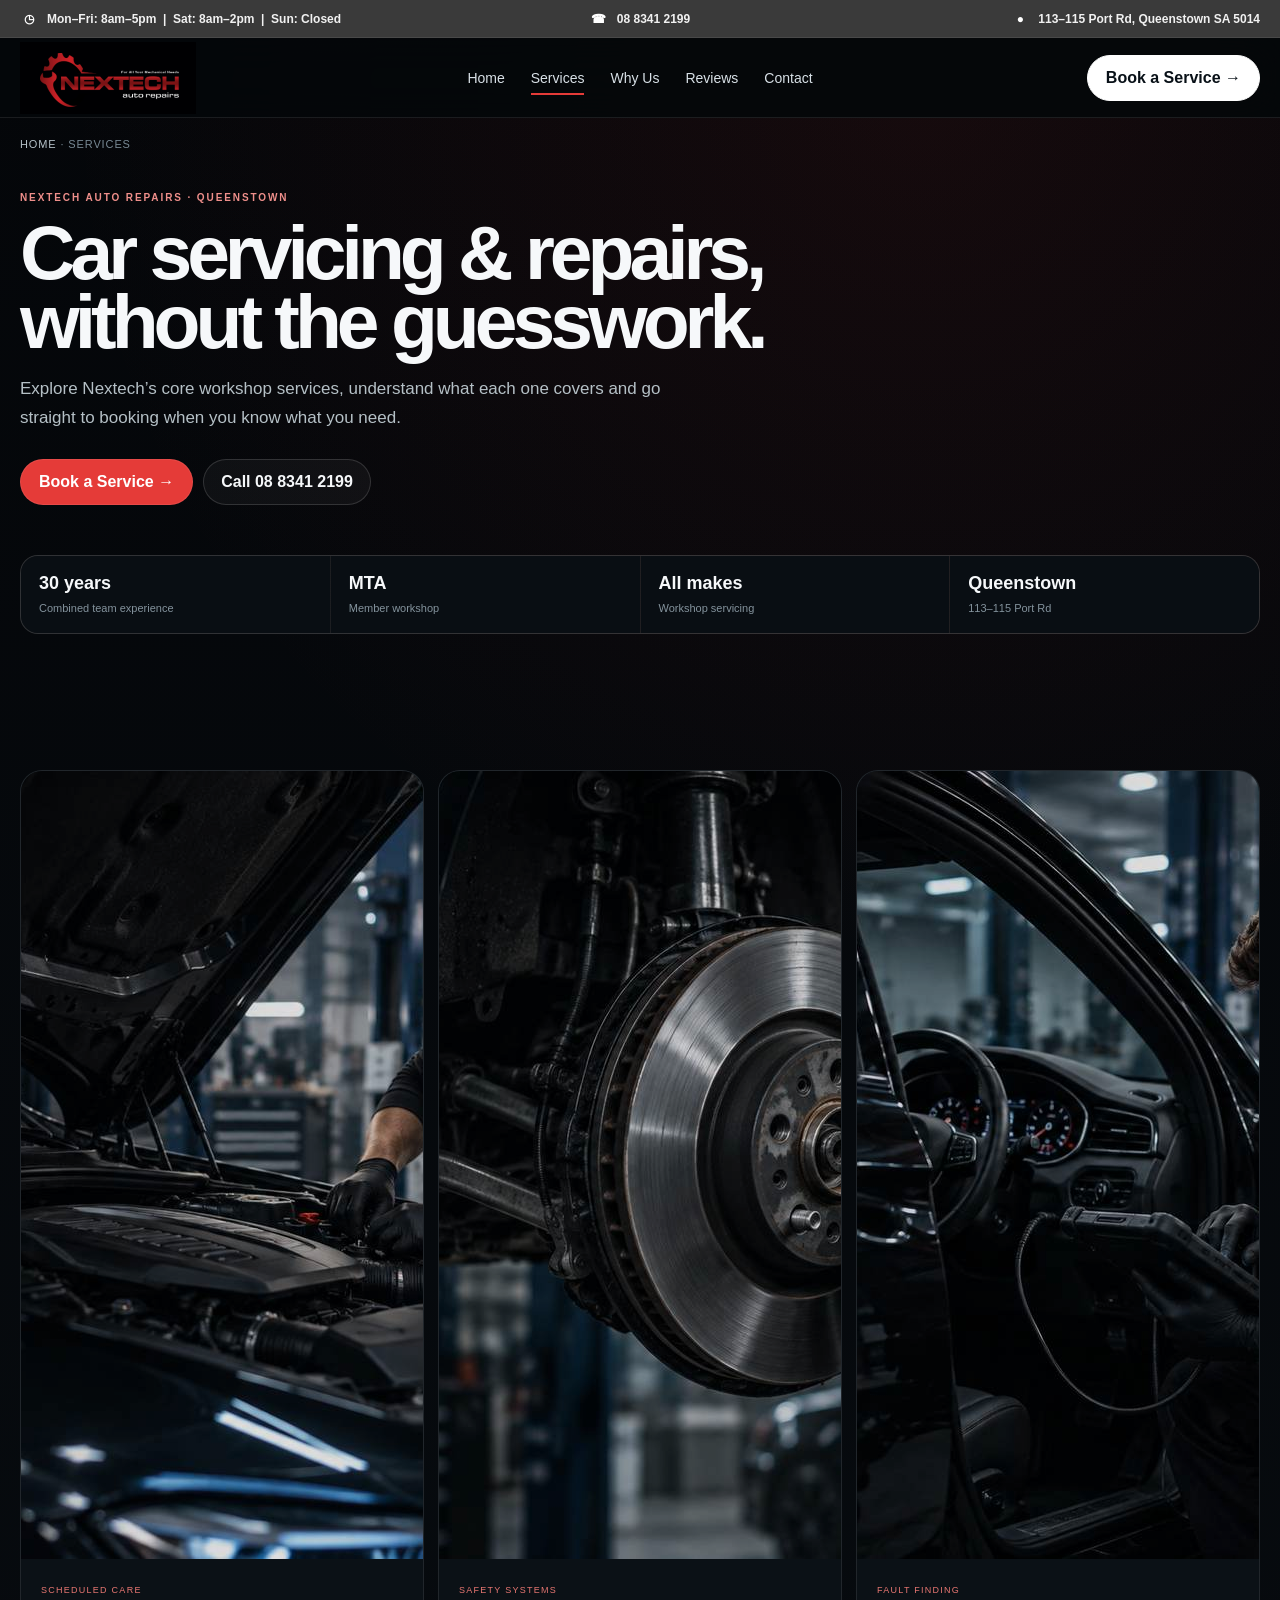
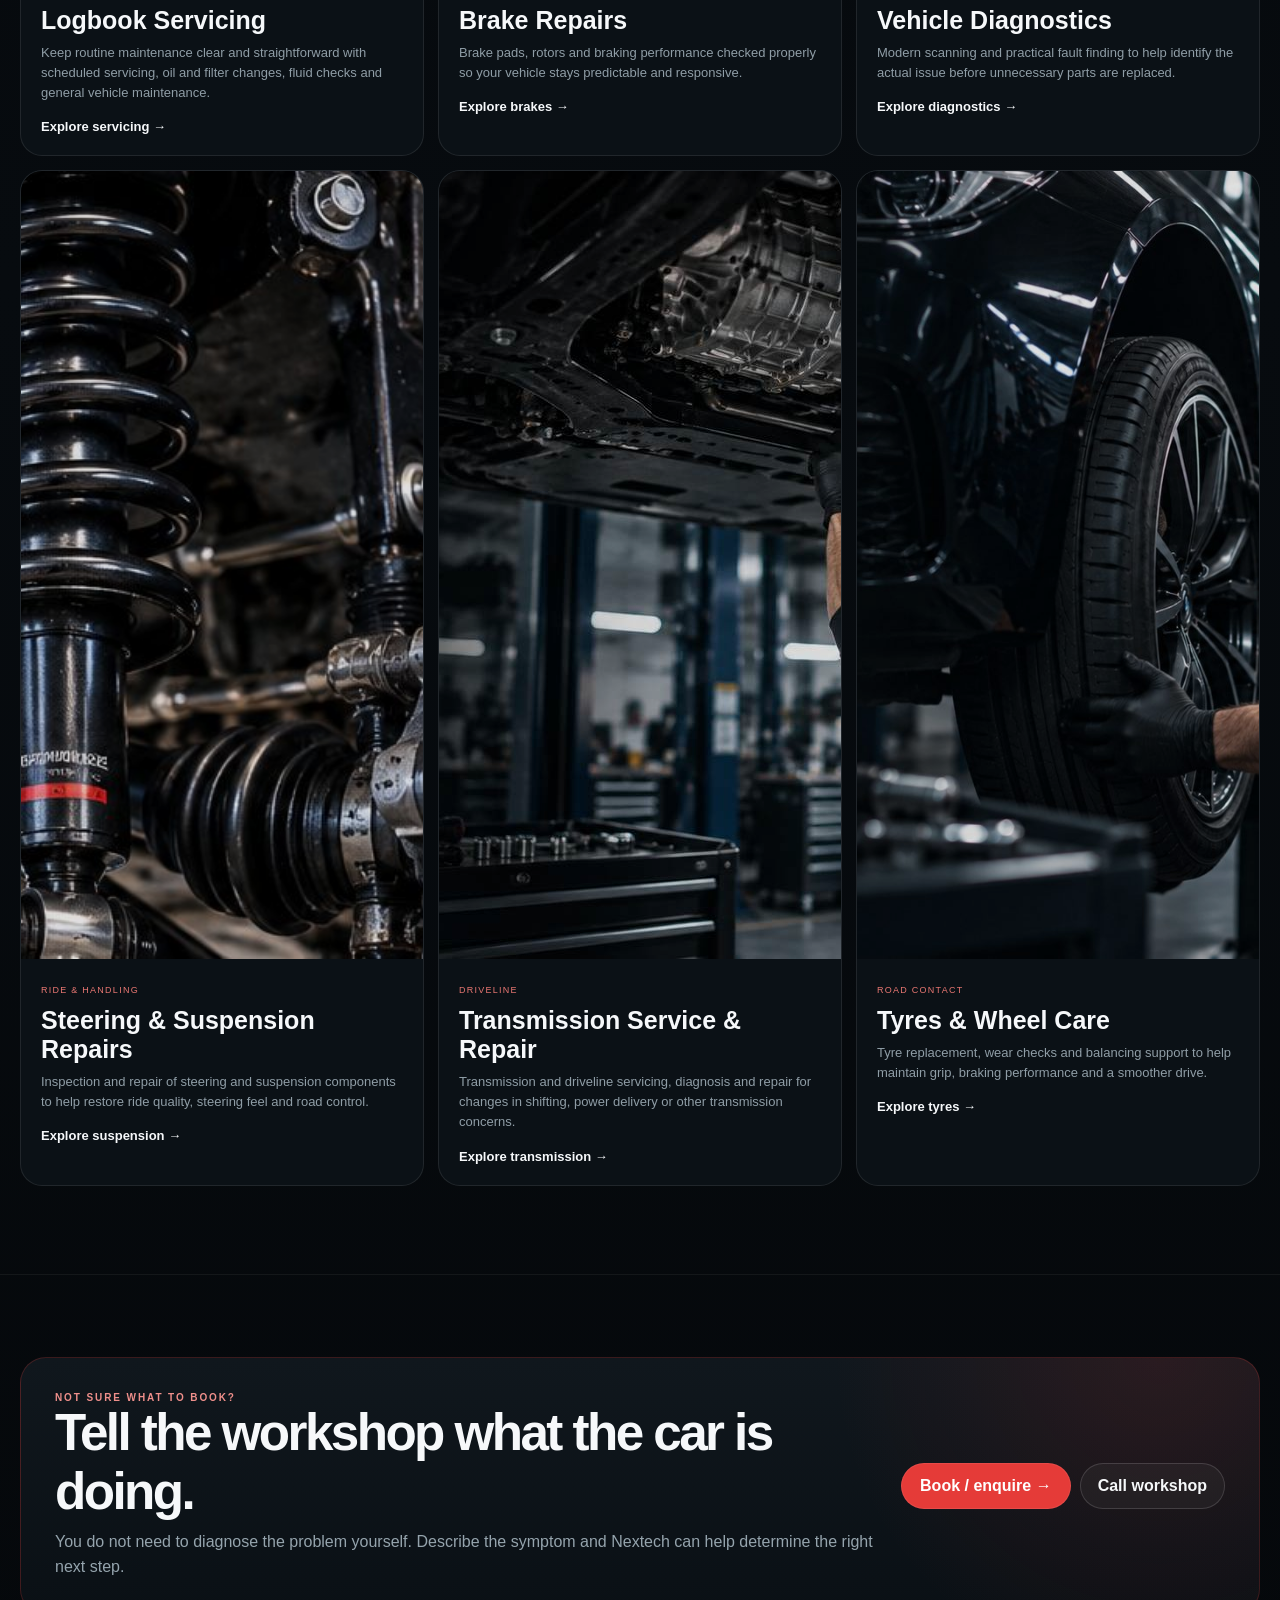
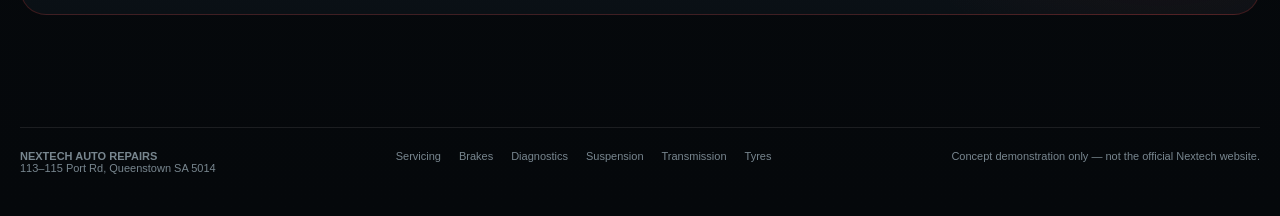
<file: services/index.html>
<!doctype html>
<html lang="en-AU"><head>
<meta charset="utf-8"><meta name="viewport" content="width=device-width,initial-scale=1,viewport-fit=cover">
<title>Car Service & Repairs Queenstown Adelaide | Nextech Auto Repairs</title>
<meta name="description" content="Explore Nextech Auto Repairs services in Queenstown, Adelaide: logbook servicing, brakes, diagnostics, suspension, transmission and tyres.">
<meta name="robots" content="noindex,nofollow,noarchive"><link rel="canonical" href="https://kunal4014.github.io/Nextech/services/">
<meta name="theme-color" content="#05080b"><link rel="stylesheet" href="../css/service-page.css">
</head><body>
<div class="siteTop">
  <div class="shell">
    <div class="utilityItem hours"><span class="utilityIcon">◷</span><span>Mon–Fri: 8am–5pm&nbsp;&nbsp;|&nbsp;&nbsp;Sat: 8am–2pm&nbsp;&nbsp;|&nbsp;&nbsp;Sun: Closed</span></div>
    <a class="utilityItem phone" href="tel:0883412199"><span class="utilityIcon">☎</span><span>08 8341 2199</span></a>
    <div class="utilityItem address"><span class="utilityIcon">●</span><span>113–115 Port Rd, Queenstown SA 5014</span></div>
  </div>
</div>
<nav class="siteNav">
  <div class="shell navIn">
    <a class="brand" href="../" aria-label="Nextech Auto Repairs home"><img class="brandLogo" src="../assets/nextech-logo.png?v=20260927-0610" alt="Nextech Auto Repairs"></a>
    <div class="navLinks"><a href="../">Home</a><a class="active" href="../services/">Services</a><a href="../#why">Why Us</a><a href="../#reviews">Reviews</a><a href="../#contact">Contact</a></div>
    <a class="bookBtn" href="../#contact">Book a Service →</a>
  </div>
</nav>
<main><div class="shell breadcrumb"><a href="../">Home</a> · Services</div>
<section class="serviceHero"><div class="shell"><div class="heroCopy"><div class="ey">Nextech Auto Repairs · Queenstown</div><h1>Car servicing & repairs, without the guesswork.</h1><p>Explore Nextech’s core workshop services, understand what each one covers and go straight to booking when you know what you need.</p><div class="heroActions"><a class="primaryBtn" href="../#contact">Book a Service →</a><a class="secondaryBtn" href="tel:0883412199">Call 08 8341 2199</a></div></div>
<div class="trustStrip"><div><strong>30 years</strong><span>Combined team experience</span></div><div><strong>MTA</strong><span>Member workshop</span></div><div><strong>All makes</strong><span>Workshop servicing</span></div><div><strong>Queenstown</strong><span>113–115 Port Rd</span></div></div></div></section>
<section class="serviceHub"><div class="shell"><div class="hubGrid">
<article class="hubCard"><img src="../assets/services/servicing.jpg" alt="Vehicle servicing in a modern automotive workshop" width="1400" height="788"><div><small>Scheduled care</small><h2>Logbook Servicing</h2><p>Keep routine maintenance clear and straightforward with scheduled servicing, oil and filter changes, fluid checks and general vehicle maintenance.</p><a href="logbook-servicing/">Explore servicing →</a></div></article><article class="hubCard"><img src="../assets/services/brakes.jpg" alt="Close-up brake inspection in an automotive workshop" width="1400" height="788"><div><small>Safety systems</small><h2>Brake Repairs</h2><p>Brake pads, rotors and braking performance checked properly so your vehicle stays predictable and responsive.</p><a href="brakes/">Explore brakes →</a></div></article><article class="hubCard"><img src="../assets/services/diagnostics.jpg" alt="Automotive diagnostic equipment being used in a workshop" width="1400" height="788"><div><small>Fault finding</small><h2>Vehicle Diagnostics</h2><p>Modern scanning and practical fault finding to help identify the actual issue before unnecessary parts are replaced.</p><a href="diagnostics/">Explore diagnostics →</a></div></article><article class="hubCard"><img src="../assets/services/suspension.jpg" alt="Vehicle suspension components in a professional workshop" width="1400" height="788"><div><small>Ride & handling</small><h2>Steering & Suspension Repairs</h2><p>Inspection and repair of steering and suspension components to help restore ride quality, steering feel and road control.</p><a href="suspension/">Explore suspension →</a></div></article><article class="hubCard"><img src="../assets/services/transmission.jpg" alt="Automotive transmission service in a mechanical workshop" width="1400" height="788"><div><small>Driveline</small><h2>Transmission Service & Repair</h2><p>Transmission and driveline servicing, diagnosis and repair for changes in shifting, power delivery or other transmission concerns.</p><a href="transmission/">Explore transmission →</a></div></article><article class="hubCard"><img src="../assets/services/tyres.jpg" alt="Tyre inspection and wheel care in an automotive workshop" width="1400" height="788"><div><small>Road contact</small><h2>Tyres & Wheel Care</h2><p>Tyre replacement, wear checks and balancing support to help maintain grip, braking performance and a smoother drive.</p><a href="tyres/">Explore tyres →</a></div></article>
</div></div></section>
<section class="contentSection"><div class="shell"><div class="ctaPanel"><div><div class="ey">Not sure what to book?</div><h2>Tell the workshop what the car is doing.</h2><p>You do not need to diagnose the problem yourself. Describe the symptom and Nextech can help determine the right next step.</p></div><div class="ctaButtons"><a class="primaryBtn" href="../#contact">Book / enquire →</a><a class="secondaryBtn" href="tel:0883412199">Call workshop</a></div></div></div></section>
</main><footer><div class="shell footerIn">
<div><strong>NEXTECH AUTO REPAIRS</strong><br>113–115 Port Rd, Queenstown SA 5014</div>
<div class="footerLinks"><a href="../services/logbook-servicing/">Servicing</a><a href="../services/brakes/">Brakes</a><a href="../services/diagnostics/">Diagnostics</a><a href="../services/suspension/">Suspension</a><a href="../services/transmission/">Transmission</a><a href="../services/tyres/">Tyres</a></div>
<div>Concept demonstration only — not the official Nextech website.</div>
</div></footer></body></html>
</file>
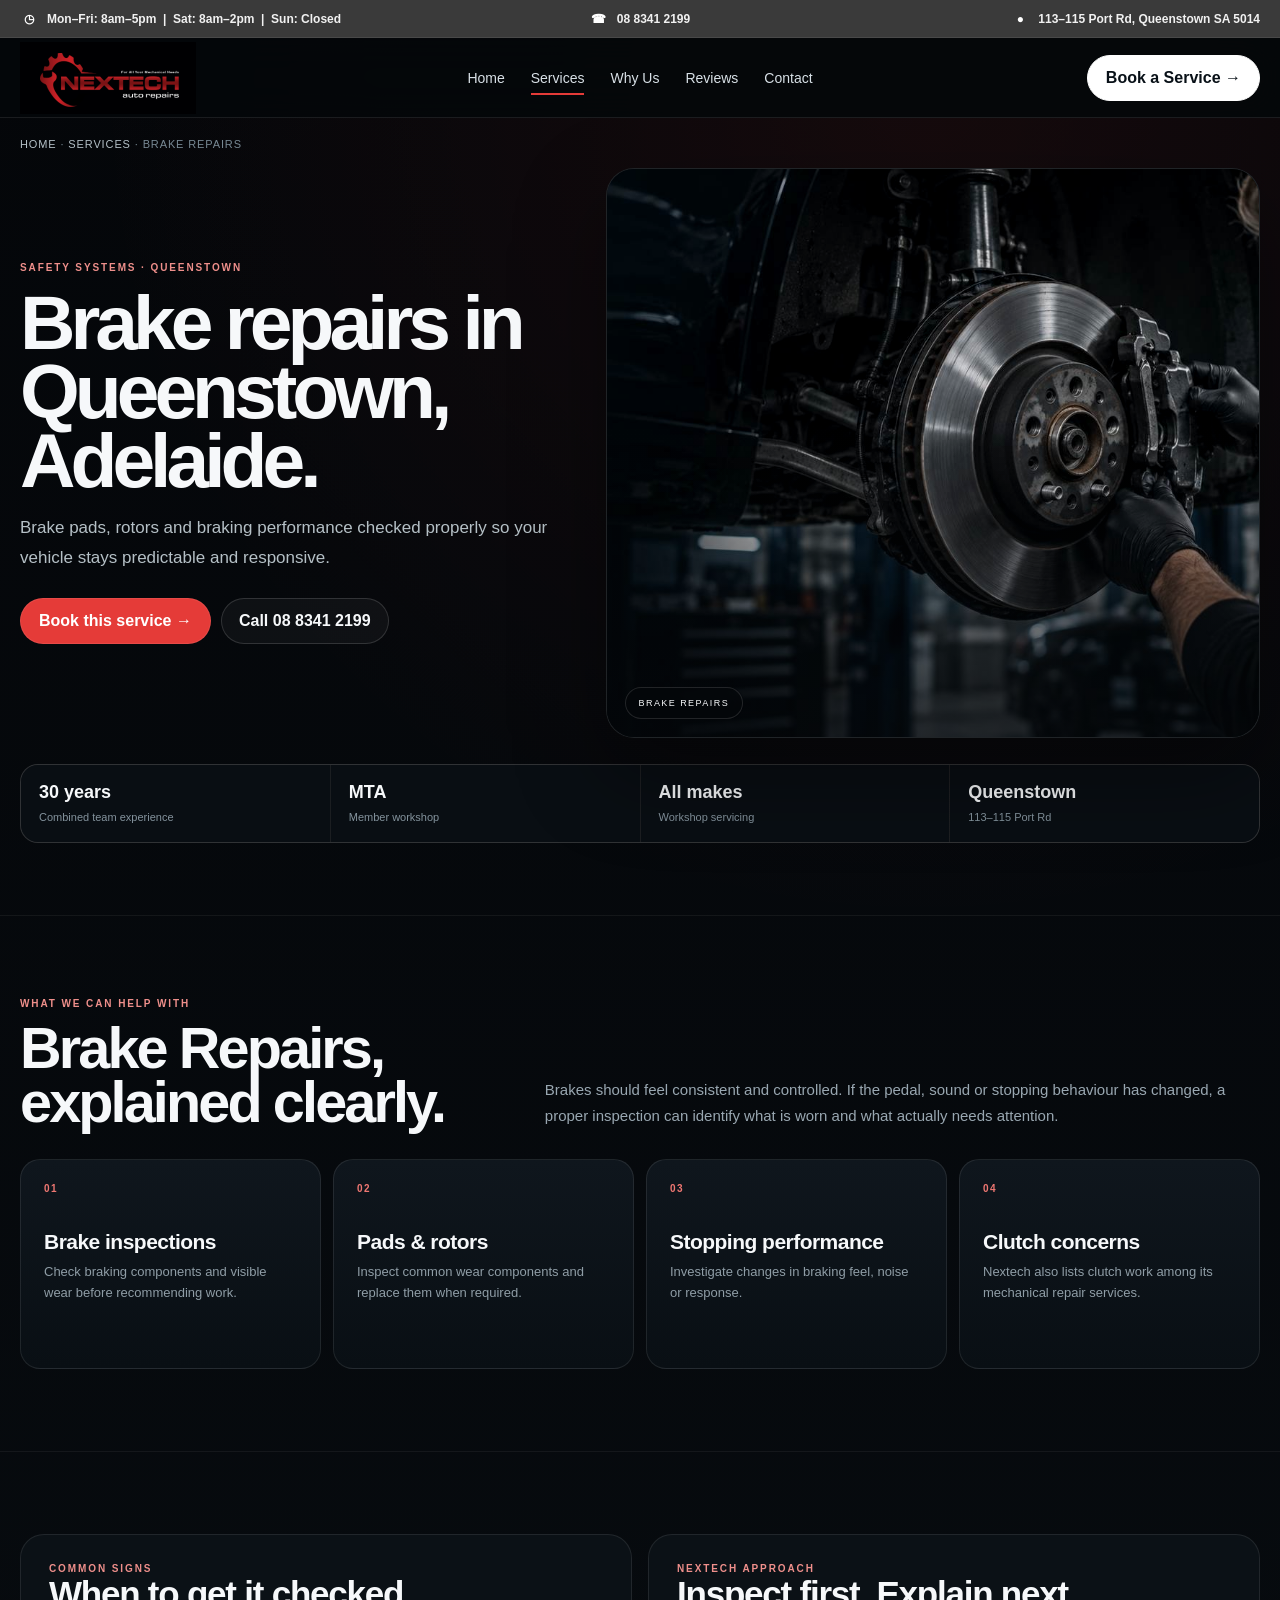
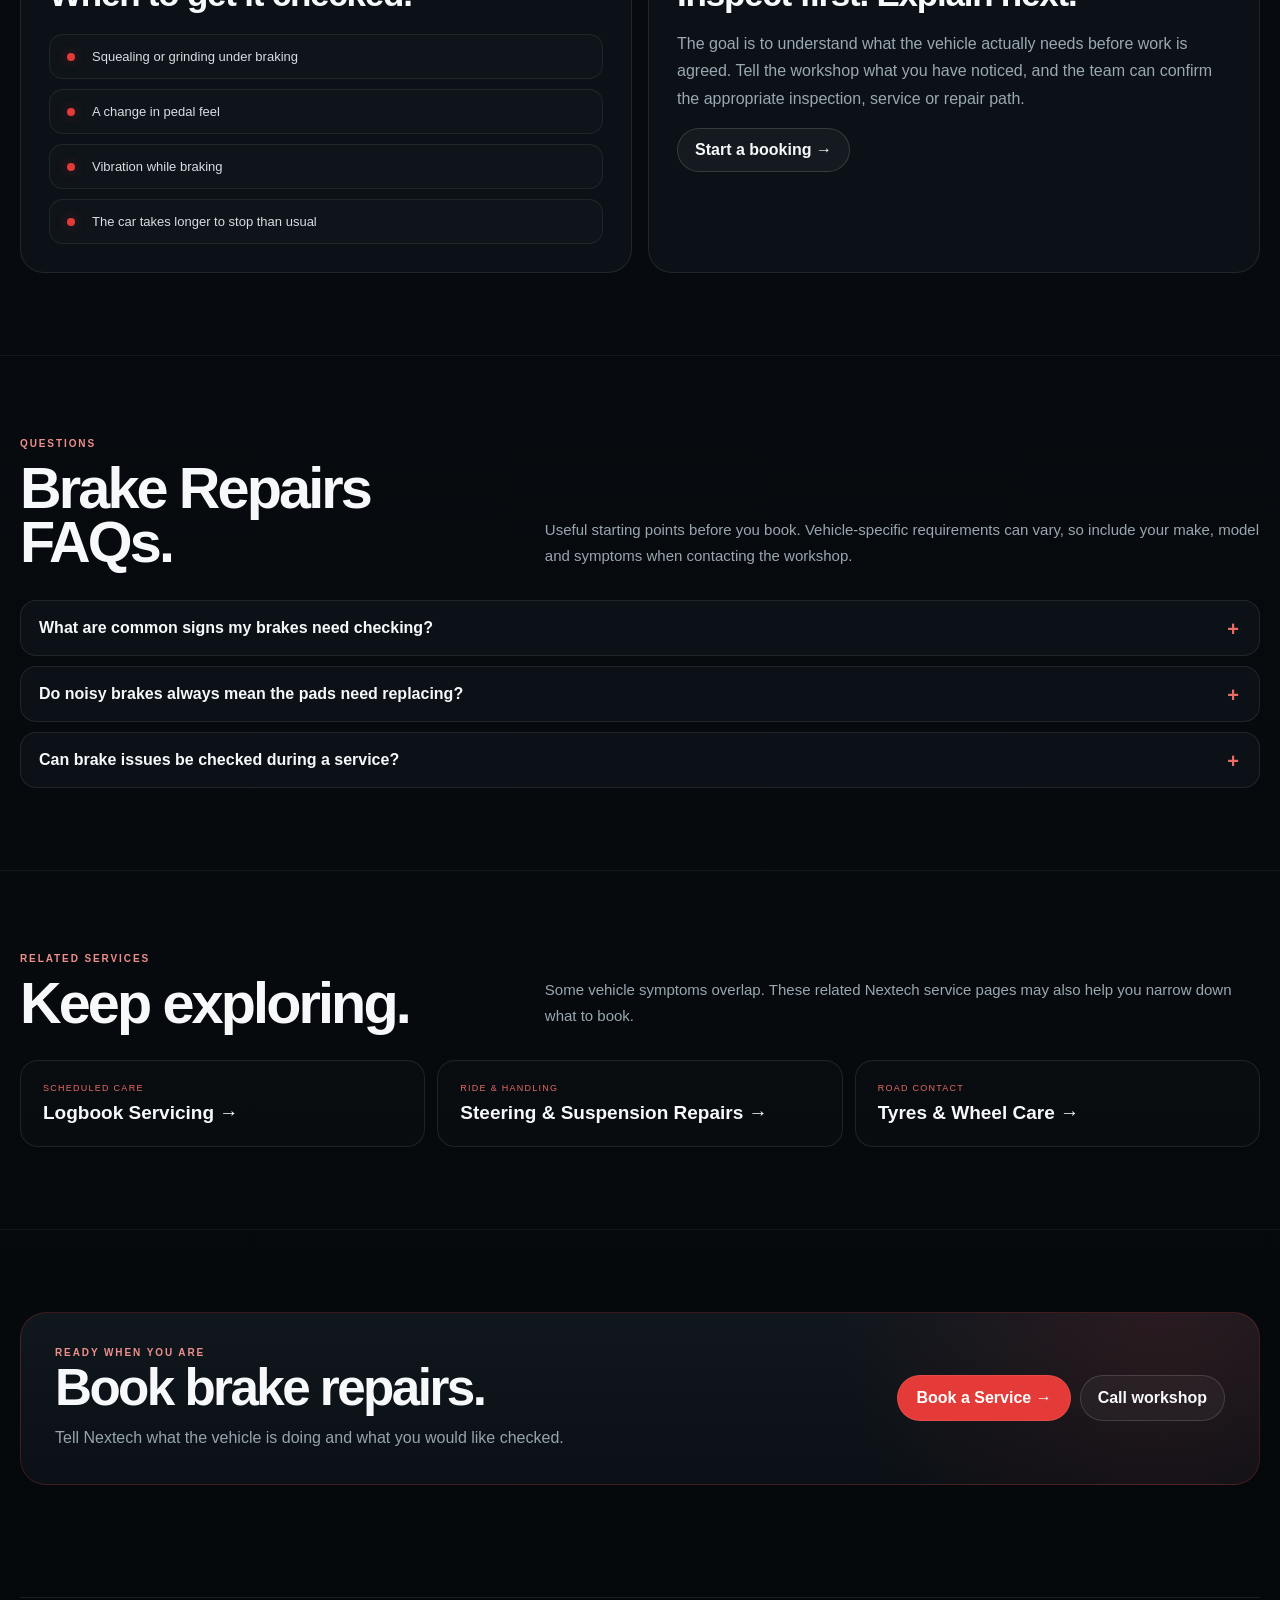
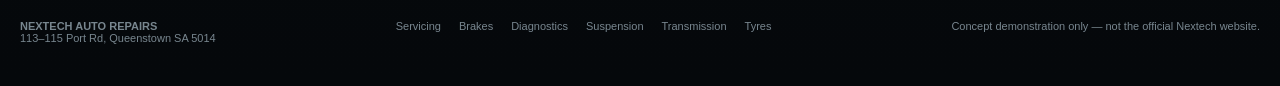
<file: services/brakes/index.html>
<!doctype html>
<html lang="en-AU">
<head>
<meta charset="utf-8">
<meta name="viewport" content="width=device-width,initial-scale=1,viewport-fit=cover">
<title>Brake Repairs Queenstown Adelaide | Nextech Auto Repairs</title>
<meta name="description" content="Brake inspections and repairs at Nextech Auto Repairs in Queenstown, Adelaide. Pads, rotors and braking performance checked properly.">
<meta name="robots" content="noindex,nofollow,noarchive">
<link rel="canonical" href="https://kunal4014.github.io/Nextech/services/brakes/">
<meta name="theme-color" content="#05080b">
<link rel="stylesheet" href="../../css/service-page.css">
<script type="application/ld+json">{"@context":"https://schema.org","@graph":[{"@type":"AutoRepair","@id":"https://kunal4014.github.io/Nextech/#business","name":"Nextech Auto Repairs","telephone":"+61 8 8341 2199","address":{"@type":"PostalAddress","streetAddress":"113–115 Port Rd","addressLocality":"Queenstown","addressRegion":"SA","postalCode":"5014","addressCountry":"AU"},"openingHoursSpecification":[{"@type":"OpeningHoursSpecification","dayOfWeek":["Monday","Tuesday","Wednesday","Thursday","Friday"],"opens":"08:00","closes":"17:00"},{"@type":"OpeningHoursSpecification","dayOfWeek":"Saturday","opens":"08:00","closes":"14:00"}]},{"@type":"Service","@id":"https://kunal4014.github.io/Nextech/services/brakes/#service","name":"Brake Repairs","serviceType":"Brake inspection and repair","areaServed":[{"@type":"Place","name":"Queenstown, South Australia"},{"@type":"City","name":"Adelaide"}],"provider":{"@id":"https://kunal4014.github.io/Nextech/#business"},"url":"https://kunal4014.github.io/Nextech/services/brakes/"}]}</script>
</head>
<body>
<div class="siteTop">
  <div class="shell">
    <div class="utilityItem hours"><span class="utilityIcon">◷</span><span>Mon–Fri: 8am–5pm&nbsp;&nbsp;|&nbsp;&nbsp;Sat: 8am–2pm&nbsp;&nbsp;|&nbsp;&nbsp;Sun: Closed</span></div>
    <a class="utilityItem phone" href="tel:0883412199"><span class="utilityIcon">☎</span><span>08 8341 2199</span></a>
    <div class="utilityItem address"><span class="utilityIcon">●</span><span>113–115 Port Rd, Queenstown SA 5014</span></div>
  </div>
</div>
<nav class="siteNav">
  <div class="shell navIn">
    <a class="brand" href="../../" aria-label="Nextech Auto Repairs home"><img class="brandLogo" src="../../assets/nextech-logo.png?v=20260927-0610" alt="Nextech Auto Repairs"></a>
    <div class="navLinks"><a href="../../">Home</a><a class="active" href="../../services/">Services</a><a href="../../#why">Why Us</a><a href="../../#reviews">Reviews</a><a href="../../#contact">Contact</a></div>
    <a class="bookBtn" href="../../#contact">Book a Service →</a>
  </div>
</nav>
<main>
<div class="shell breadcrumb"><a href="../../">Home</a> · <a href="../">Services</a> · Brake Repairs</div>
<section class="serviceHero"><div class="shell">
<div class="heroGrid">
<div class="heroCopy"><div class="ey">Safety systems · Queenstown</div><h1>Brake repairs in Queenstown, Adelaide.</h1><p>Brake pads, rotors and braking performance checked properly so your vehicle stays predictable and responsive.</p>
<div class="heroActions"><a class="primaryBtn" href="../../#contact">Book this service →</a><a class="secondaryBtn" href="tel:0883412199">Call 08 8341 2199</a></div></div>
<div class="heroMedia"><img src="../../assets/services/brakes.jpg" alt="Close-up brake inspection in an automotive workshop" width="1400" height="788"><span class="heroBadge">Brake Repairs</span></div>
</div>
<div class="trustStrip"><div><strong>30 years</strong><span>Combined team experience</span></div><div><strong>MTA</strong><span>Member workshop</span></div><div><strong>All makes</strong><span>Workshop servicing</span></div><div><strong>Queenstown</strong><span>113–115 Port Rd</span></div></div>
</div></section>

<section class="contentSection"><div class="shell">
<div class="sectionIntro"><div><div class="ey">What we can help with</div><h2>Brake Repairs, explained clearly.</h2></div><p>Brakes should feel consistent and controlled. If the pedal, sound or stopping behaviour has changed, a proper inspection can identify what is worn and what actually needs attention.</p></div>
<div class="helpGrid"><article class="helpCard"><span>01</span><h3>Brake inspections</h3><p>Check braking components and visible wear before recommending work.</p></article><article class="helpCard"><span>02</span><h3>Pads & rotors</h3><p>Inspect common wear components and replace them when required.</p></article><article class="helpCard"><span>03</span><h3>Stopping performance</h3><p>Investigate changes in braking feel, noise or response.</p></article><article class="helpCard"><span>04</span><h3>Clutch concerns</h3><p>Nextech also lists clutch work among its mechanical repair services.</p></article></div>
</div></section>

<section class="contentSection"><div class="shell twoCol">
<div class="panel"><div class="ey">Common signs</div><h2>When to get it checked.</h2><ul class="signList"><li>Squealing or grinding under braking</li><li>A change in pedal feel</li><li>Vibration while braking</li><li>The car takes longer to stop than usual</li></ul></div>
<div class="panel"><div class="ey">Nextech approach</div><h2>Inspect first. Explain next.</h2><p>The goal is to understand what the vehicle actually needs before work is agreed. Tell the workshop what you have noticed, and the team can confirm the appropriate inspection, service or repair path.</p><a class="secondaryBtn" href="../../#contact">Start a booking →</a></div>
</div></section>

<section class="contentSection"><div class="shell">
<div class="sectionIntro"><div><div class="ey">Questions</div><h2>Brake Repairs FAQs.</h2></div><p>Useful starting points before you book. Vehicle-specific requirements can vary, so include your make, model and symptoms when contacting the workshop.</p></div>
<div class="faq"><details><summary>What are common signs my brakes need checking?</summary><p>Noise, vibration, changed pedal feel or reduced braking performance are all reasons to arrange an inspection.</p></details><details><summary>Do noisy brakes always mean the pads need replacing?</summary><p>Not necessarily. Noise can have more than one cause, so the braking system should be inspected before parts are recommended.</p></details><details><summary>Can brake issues be checked during a service?</summary><p>You can mention any braking concern when booking a service so the workshop can confirm the appropriate inspection.</p></details></div>
</div></section>

<section class="contentSection"><div class="shell">
<div class="sectionIntro"><div><div class="ey">Related services</div><h2>Keep exploring.</h2></div><p>Some vehicle symptoms overlap. These related Nextech service pages may also help you narrow down what to book.</p></div>
<div class="relatedGrid"><a class="relatedCard" href="../logbook-servicing/"><small>Scheduled care</small><strong>Logbook Servicing →</strong></a><a class="relatedCard" href="../suspension/"><small>Ride & handling</small><strong>Steering & Suspension Repairs →</strong></a><a class="relatedCard" href="../tyres/"><small>Road contact</small><strong>Tyres & Wheel Care →</strong></a></div>
</div></section>

<section class="contentSection"><div class="shell"><div class="ctaPanel">
<div><div class="ey">Ready when you are</div><h2>Book brake repairs.</h2><p>Tell Nextech what the vehicle is doing and what you would like checked.</p></div>
<div class="ctaButtons"><a class="primaryBtn" href="../../#contact">Book a Service →</a><a class="secondaryBtn" href="tel:0883412199">Call workshop</a></div>
</div></div></section>
</main>
<footer><div class="shell footerIn">
<div><strong>NEXTECH AUTO REPAIRS</strong><br>113–115 Port Rd, Queenstown SA 5014</div>
<div class="footerLinks"><a href="../../services/logbook-servicing/">Servicing</a><a href="../../services/brakes/">Brakes</a><a href="../../services/diagnostics/">Diagnostics</a><a href="../../services/suspension/">Suspension</a><a href="../../services/transmission/">Transmission</a><a href="../../services/tyres/">Tyres</a></div>
<div>Concept demonstration only — not the official Nextech website.</div>
</div></footer>
</body></html>
</file>
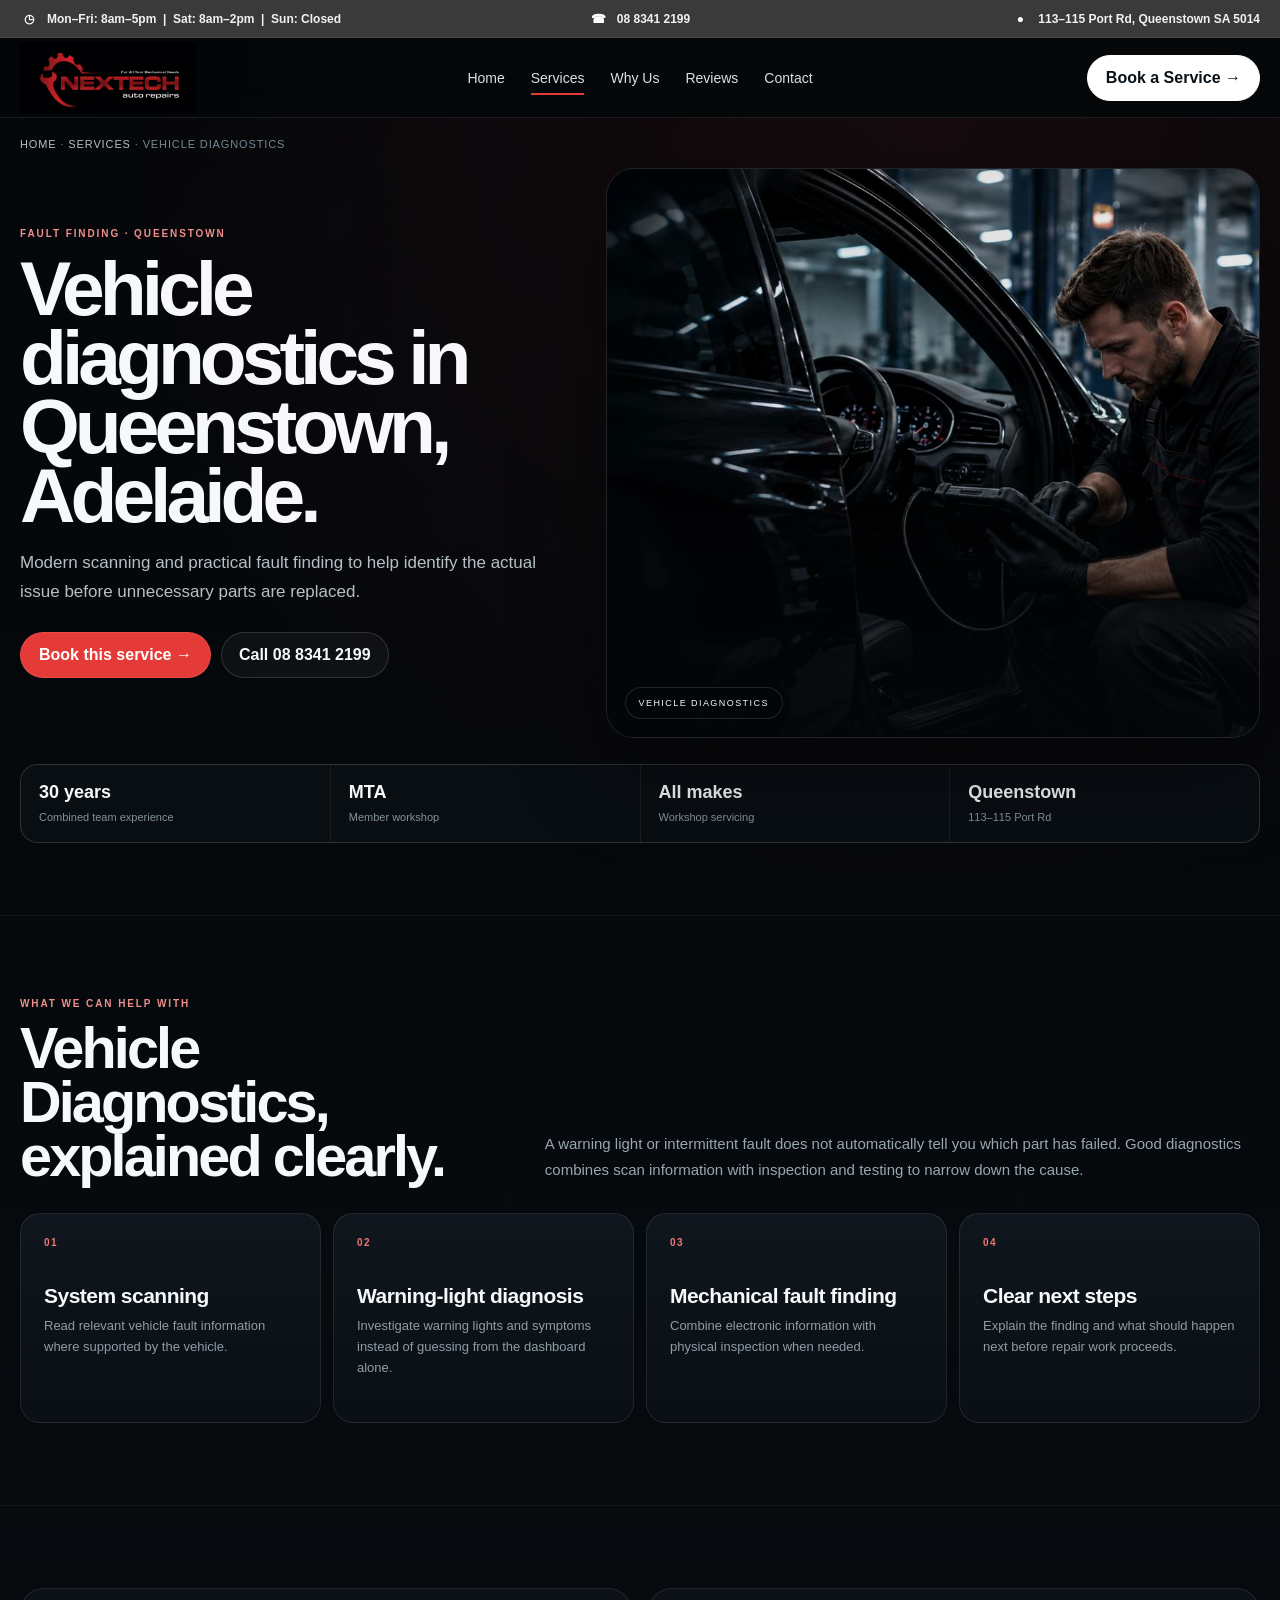
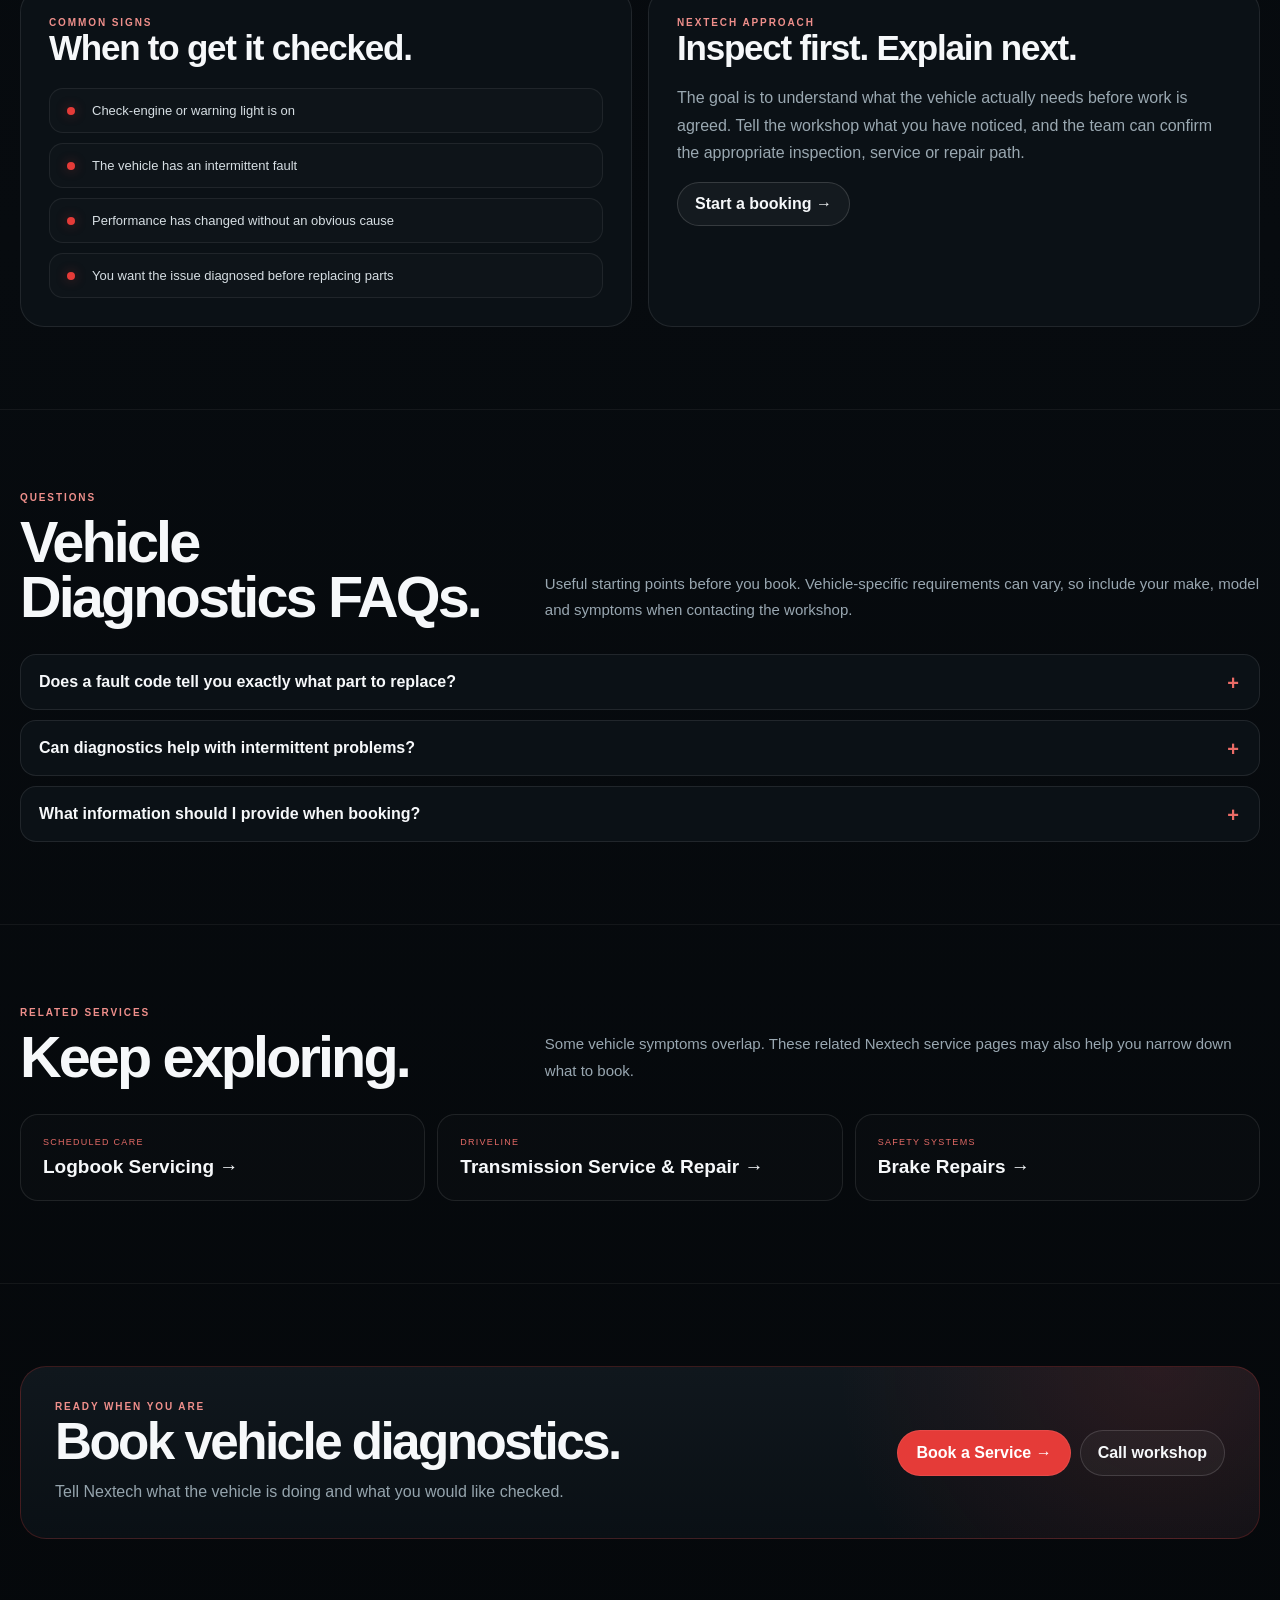
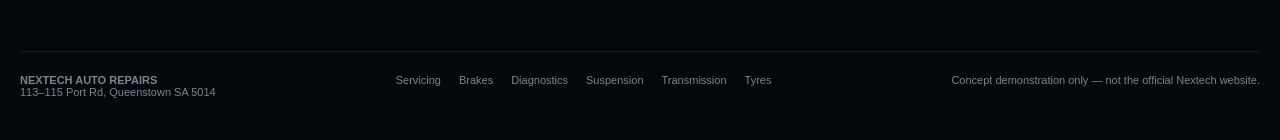
<file: services/diagnostics/index.html>
<!doctype html>
<html lang="en-AU">
<head>
<meta charset="utf-8">
<meta name="viewport" content="width=device-width,initial-scale=1,viewport-fit=cover">
<title>Vehicle Diagnostics Queenstown Adelaide | Nextech Auto Repairs</title>
<meta name="description" content="Vehicle diagnostics and fault finding at Nextech Auto Repairs in Queenstown, Adelaide. Warning lights, system scans and mechanical fault diagnosis.">
<meta name="robots" content="noindex,nofollow,noarchive">
<link rel="canonical" href="https://kunal4014.github.io/Nextech/services/diagnostics/">
<meta name="theme-color" content="#05080b">
<link rel="stylesheet" href="../../css/service-page.css">
<script type="application/ld+json">{"@context":"https://schema.org","@graph":[{"@type":"AutoRepair","@id":"https://kunal4014.github.io/Nextech/#business","name":"Nextech Auto Repairs","telephone":"+61 8 8341 2199","address":{"@type":"PostalAddress","streetAddress":"113–115 Port Rd","addressLocality":"Queenstown","addressRegion":"SA","postalCode":"5014","addressCountry":"AU"},"openingHoursSpecification":[{"@type":"OpeningHoursSpecification","dayOfWeek":["Monday","Tuesday","Wednesday","Thursday","Friday"],"opens":"08:00","closes":"17:00"},{"@type":"OpeningHoursSpecification","dayOfWeek":"Saturday","opens":"08:00","closes":"14:00"}]},{"@type":"Service","@id":"https://kunal4014.github.io/Nextech/services/diagnostics/#service","name":"Vehicle Diagnostics","serviceType":"Vehicle diagnostics and fault finding","areaServed":[{"@type":"Place","name":"Queenstown, South Australia"},{"@type":"City","name":"Adelaide"}],"provider":{"@id":"https://kunal4014.github.io/Nextech/#business"},"url":"https://kunal4014.github.io/Nextech/services/diagnostics/"}]}</script>
</head>
<body>
<div class="siteTop">
  <div class="shell">
    <div class="utilityItem hours"><span class="utilityIcon">◷</span><span>Mon–Fri: 8am–5pm&nbsp;&nbsp;|&nbsp;&nbsp;Sat: 8am–2pm&nbsp;&nbsp;|&nbsp;&nbsp;Sun: Closed</span></div>
    <a class="utilityItem phone" href="tel:0883412199"><span class="utilityIcon">☎</span><span>08 8341 2199</span></a>
    <div class="utilityItem address"><span class="utilityIcon">●</span><span>113–115 Port Rd, Queenstown SA 5014</span></div>
  </div>
</div>
<nav class="siteNav">
  <div class="shell navIn">
    <a class="brand" href="../../" aria-label="Nextech Auto Repairs home"><img class="brandLogo" src="../../assets/nextech-logo.png?v=20260927-0610" alt="Nextech Auto Repairs"></a>
    <div class="navLinks"><a href="../../">Home</a><a class="active" href="../../services/">Services</a><a href="../../#why">Why Us</a><a href="../../#reviews">Reviews</a><a href="../../#contact">Contact</a></div>
    <a class="bookBtn" href="../../#contact">Book a Service →</a>
  </div>
</nav>
<main>
<div class="shell breadcrumb"><a href="../../">Home</a> · <a href="../">Services</a> · Vehicle Diagnostics</div>
<section class="serviceHero"><div class="shell">
<div class="heroGrid">
<div class="heroCopy"><div class="ey">Fault finding · Queenstown</div><h1>Vehicle diagnostics in Queenstown, Adelaide.</h1><p>Modern scanning and practical fault finding to help identify the actual issue before unnecessary parts are replaced.</p>
<div class="heroActions"><a class="primaryBtn" href="../../#contact">Book this service →</a><a class="secondaryBtn" href="tel:0883412199">Call 08 8341 2199</a></div></div>
<div class="heroMedia"><img src="../../assets/services/diagnostics.jpg" alt="Automotive diagnostic equipment being used in a workshop" width="1400" height="788"><span class="heroBadge">Vehicle Diagnostics</span></div>
</div>
<div class="trustStrip"><div><strong>30 years</strong><span>Combined team experience</span></div><div><strong>MTA</strong><span>Member workshop</span></div><div><strong>All makes</strong><span>Workshop servicing</span></div><div><strong>Queenstown</strong><span>113–115 Port Rd</span></div></div>
</div></section>

<section class="contentSection"><div class="shell">
<div class="sectionIntro"><div><div class="ey">What we can help with</div><h2>Vehicle Diagnostics, explained clearly.</h2></div><p>A warning light or intermittent fault does not automatically tell you which part has failed. Good diagnostics combines scan information with inspection and testing to narrow down the cause.</p></div>
<div class="helpGrid"><article class="helpCard"><span>01</span><h3>System scanning</h3><p>Read relevant vehicle fault information where supported by the vehicle.</p></article><article class="helpCard"><span>02</span><h3>Warning-light diagnosis</h3><p>Investigate warning lights and symptoms instead of guessing from the dashboard alone.</p></article><article class="helpCard"><span>03</span><h3>Mechanical fault finding</h3><p>Combine electronic information with physical inspection when needed.</p></article><article class="helpCard"><span>04</span><h3>Clear next steps</h3><p>Explain the finding and what should happen next before repair work proceeds.</p></article></div>
</div></section>

<section class="contentSection"><div class="shell twoCol">
<div class="panel"><div class="ey">Common signs</div><h2>When to get it checked.</h2><ul class="signList"><li>Check-engine or warning light is on</li><li>The vehicle has an intermittent fault</li><li>Performance has changed without an obvious cause</li><li>You want the issue diagnosed before replacing parts</li></ul></div>
<div class="panel"><div class="ey">Nextech approach</div><h2>Inspect first. Explain next.</h2><p>The goal is to understand what the vehicle actually needs before work is agreed. Tell the workshop what you have noticed, and the team can confirm the appropriate inspection, service or repair path.</p><a class="secondaryBtn" href="../../#contact">Start a booking →</a></div>
</div></section>

<section class="contentSection"><div class="shell">
<div class="sectionIntro"><div><div class="ey">Questions</div><h2>Vehicle Diagnostics FAQs.</h2></div><p>Useful starting points before you book. Vehicle-specific requirements can vary, so include your make, model and symptoms when contacting the workshop.</p></div>
<div class="faq"><details><summary>Does a fault code tell you exactly what part to replace?</summary><p>Not always. A code identifies a system or condition and often needs further testing before the underlying cause is confirmed.</p></details><details><summary>Can diagnostics help with intermittent problems?</summary><p>It can help narrow down intermittent faults, although some issues may need to be present or reproducible for a conclusive diagnosis.</p></details><details><summary>What information should I provide when booking?</summary><p>Describe when the fault happens, any warning lights, recent work and whether the symptom changes with temperature, speed or load.</p></details></div>
</div></section>

<section class="contentSection"><div class="shell">
<div class="sectionIntro"><div><div class="ey">Related services</div><h2>Keep exploring.</h2></div><p>Some vehicle symptoms overlap. These related Nextech service pages may also help you narrow down what to book.</p></div>
<div class="relatedGrid"><a class="relatedCard" href="../logbook-servicing/"><small>Scheduled care</small><strong>Logbook Servicing →</strong></a><a class="relatedCard" href="../transmission/"><small>Driveline</small><strong>Transmission Service & Repair →</strong></a><a class="relatedCard" href="../brakes/"><small>Safety systems</small><strong>Brake Repairs →</strong></a></div>
</div></section>

<section class="contentSection"><div class="shell"><div class="ctaPanel">
<div><div class="ey">Ready when you are</div><h2>Book vehicle diagnostics.</h2><p>Tell Nextech what the vehicle is doing and what you would like checked.</p></div>
<div class="ctaButtons"><a class="primaryBtn" href="../../#contact">Book a Service →</a><a class="secondaryBtn" href="tel:0883412199">Call workshop</a></div>
</div></div></section>
</main>
<footer><div class="shell footerIn">
<div><strong>NEXTECH AUTO REPAIRS</strong><br>113–115 Port Rd, Queenstown SA 5014</div>
<div class="footerLinks"><a href="../../services/logbook-servicing/">Servicing</a><a href="../../services/brakes/">Brakes</a><a href="../../services/diagnostics/">Diagnostics</a><a href="../../services/suspension/">Suspension</a><a href="../../services/transmission/">Transmission</a><a href="../../services/tyres/">Tyres</a></div>
<div>Concept demonstration only — not the official Nextech website.</div>
</div></footer>
</body></html>
</file>
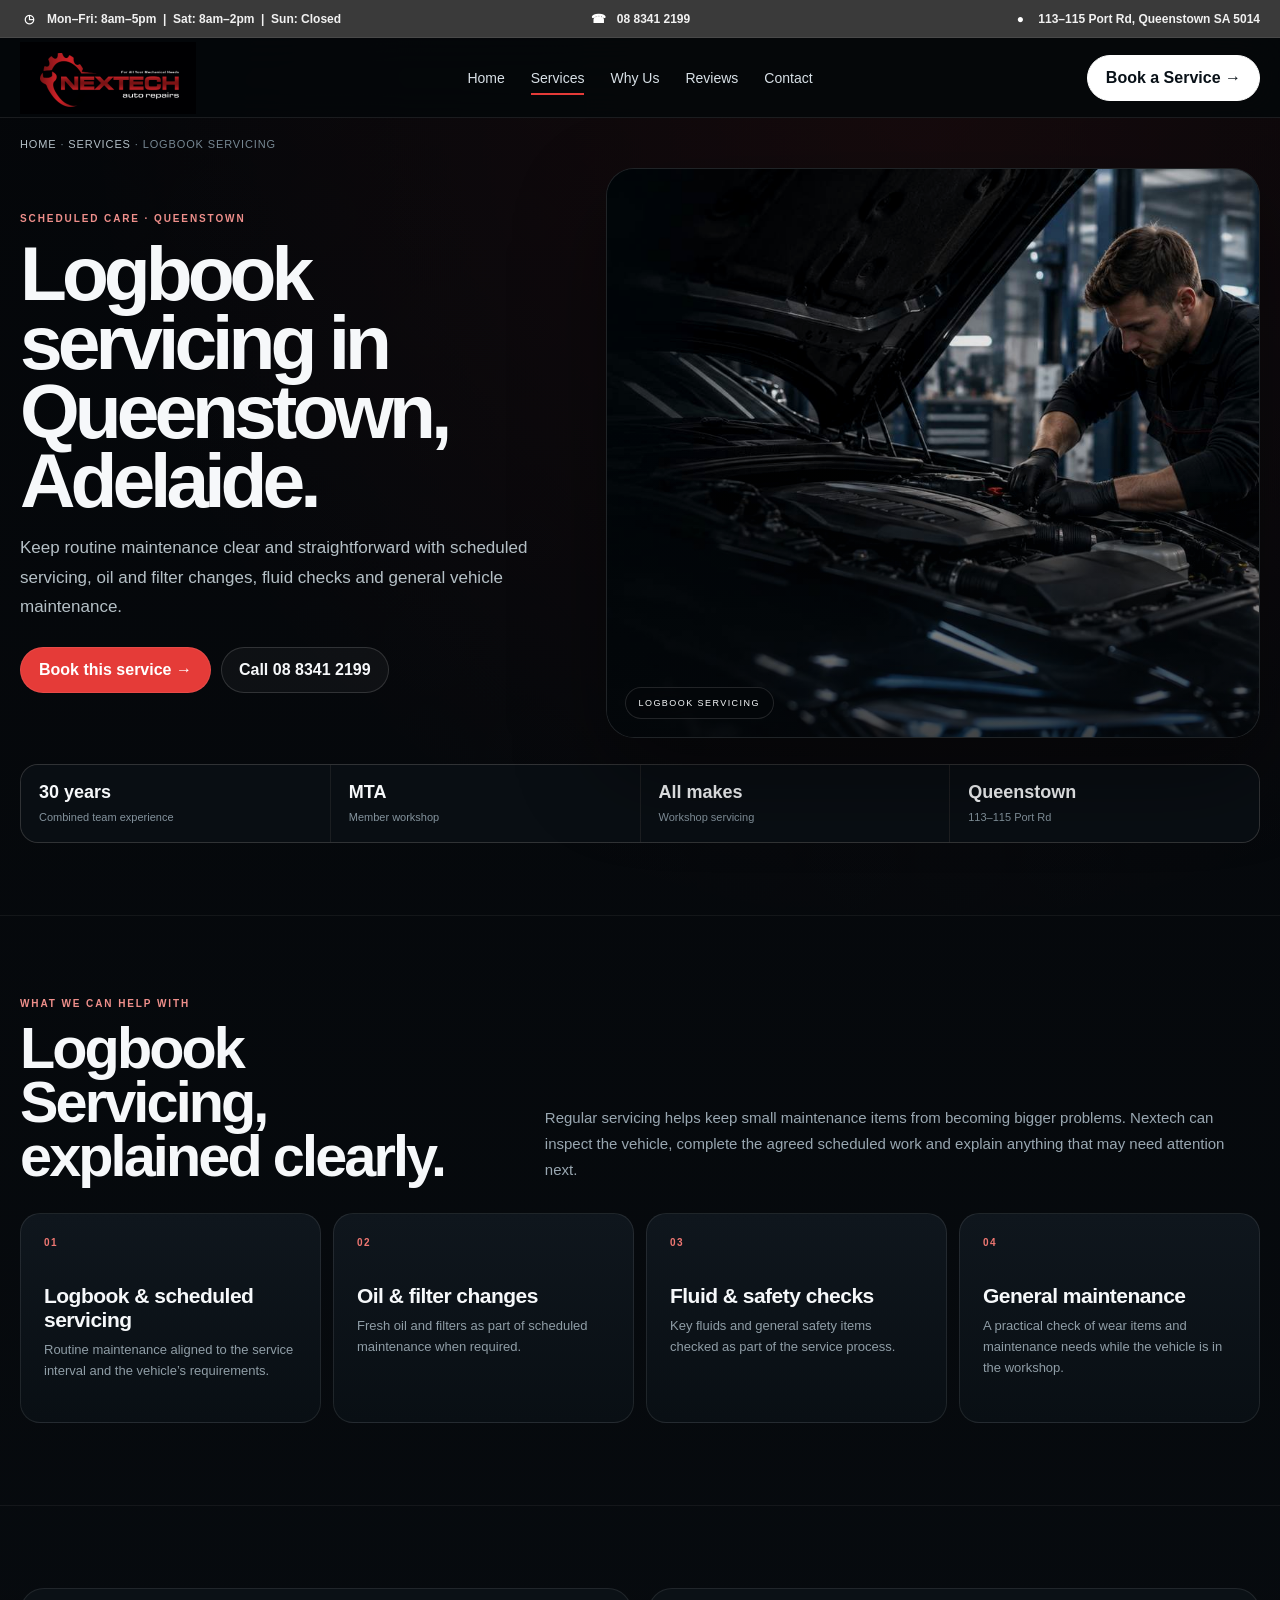
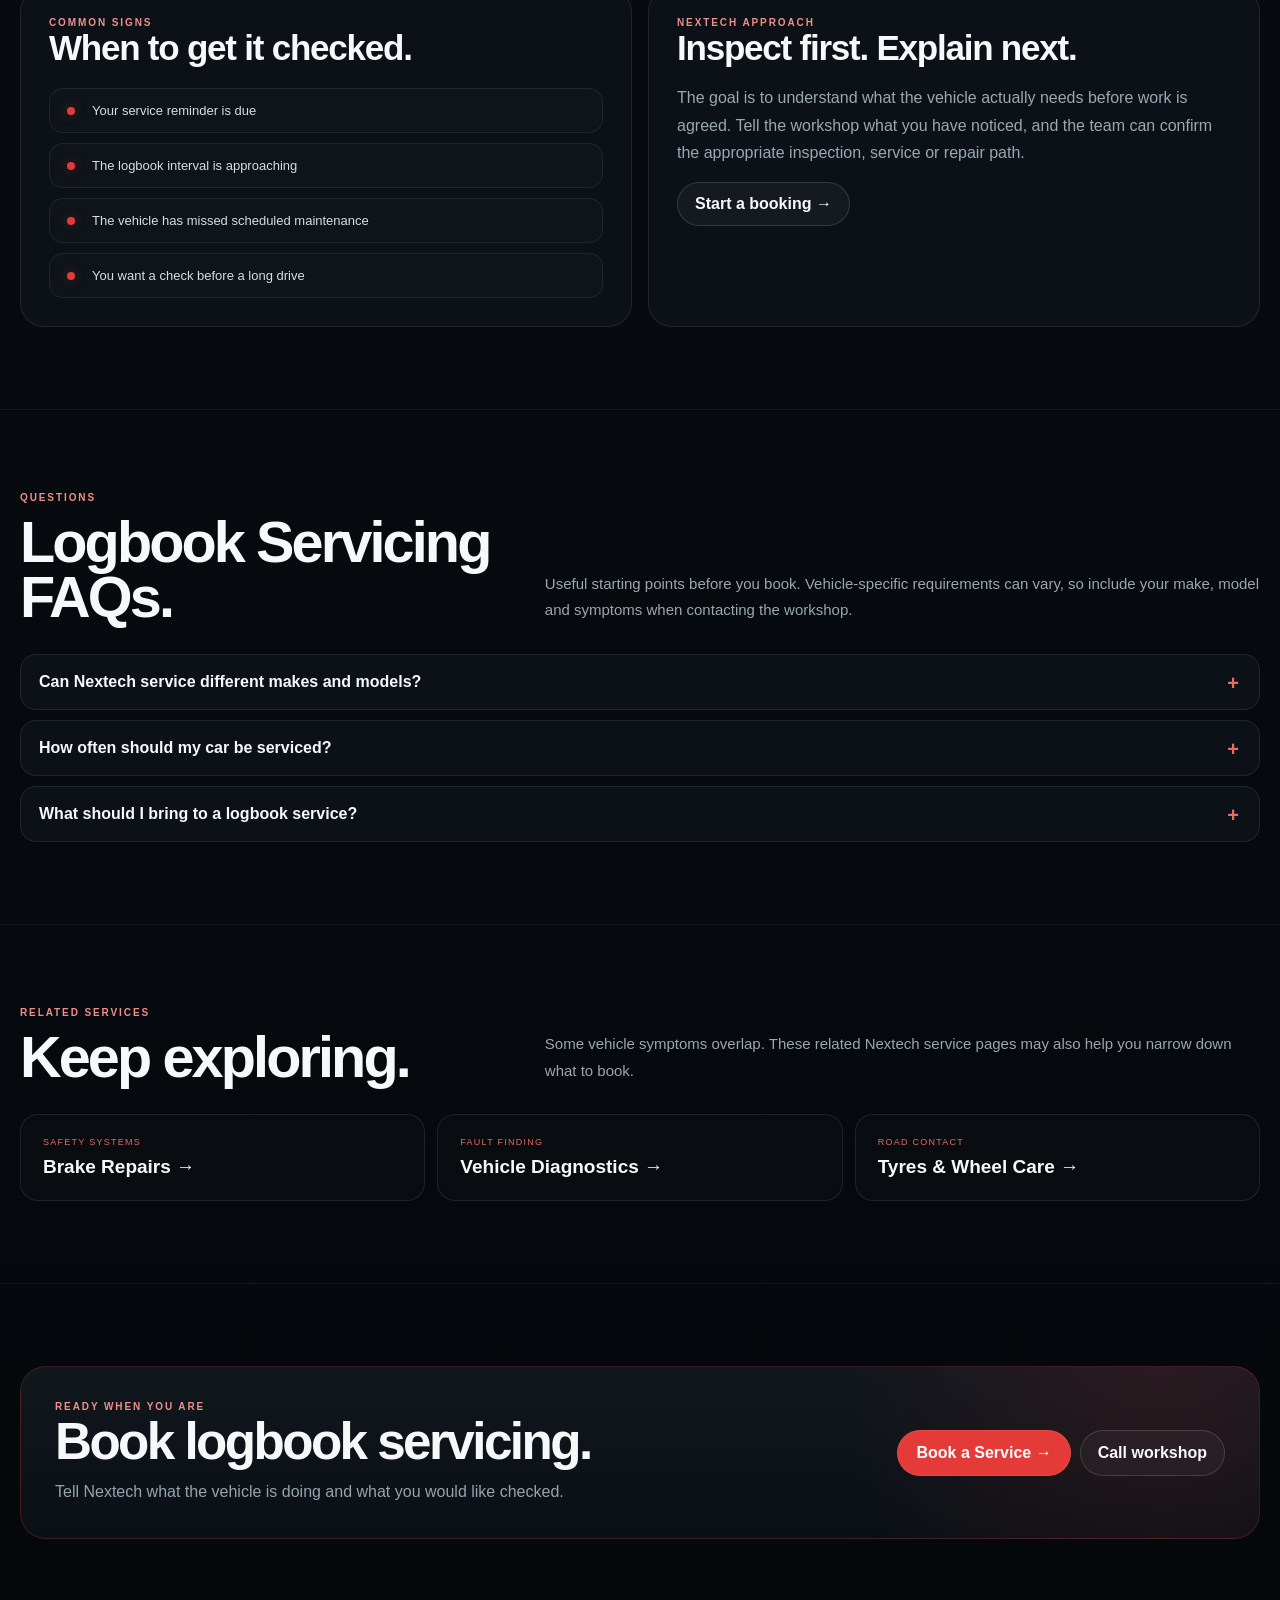
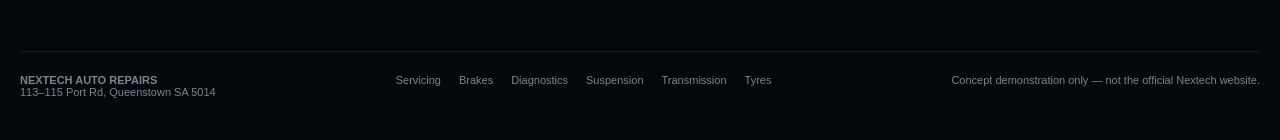
<file: services/logbook-servicing/index.html>
<!doctype html>
<html lang="en-AU">
<head>
<meta charset="utf-8">
<meta name="viewport" content="width=device-width,initial-scale=1,viewport-fit=cover">
<title>Logbook Servicing Queenstown Adelaide | Nextech Auto Repairs</title>
<meta name="description" content="Logbook servicing and scheduled vehicle maintenance at Nextech Auto Repairs in Queenstown, Adelaide. Oil, filters, fluid checks and routine servicing.">
<meta name="robots" content="noindex,nofollow,noarchive">
<link rel="canonical" href="https://kunal4014.github.io/Nextech/services/logbook-servicing/">
<meta name="theme-color" content="#05080b">
<link rel="stylesheet" href="../../css/service-page.css">
<script type="application/ld+json">{"@context":"https://schema.org","@graph":[{"@type":"AutoRepair","@id":"https://kunal4014.github.io/Nextech/#business","name":"Nextech Auto Repairs","telephone":"+61 8 8341 2199","address":{"@type":"PostalAddress","streetAddress":"113–115 Port Rd","addressLocality":"Queenstown","addressRegion":"SA","postalCode":"5014","addressCountry":"AU"},"openingHoursSpecification":[{"@type":"OpeningHoursSpecification","dayOfWeek":["Monday","Tuesday","Wednesday","Thursday","Friday"],"opens":"08:00","closes":"17:00"},{"@type":"OpeningHoursSpecification","dayOfWeek":"Saturday","opens":"08:00","closes":"14:00"}]},{"@type":"Service","@id":"https://kunal4014.github.io/Nextech/services/logbook-servicing/#service","name":"Logbook Servicing","serviceType":"Logbook servicing and scheduled vehicle maintenance","areaServed":[{"@type":"Place","name":"Queenstown, South Australia"},{"@type":"City","name":"Adelaide"}],"provider":{"@id":"https://kunal4014.github.io/Nextech/#business"},"url":"https://kunal4014.github.io/Nextech/services/logbook-servicing/"}]}</script>
</head>
<body>
<div class="siteTop">
  <div class="shell">
    <div class="utilityItem hours"><span class="utilityIcon">◷</span><span>Mon–Fri: 8am–5pm&nbsp;&nbsp;|&nbsp;&nbsp;Sat: 8am–2pm&nbsp;&nbsp;|&nbsp;&nbsp;Sun: Closed</span></div>
    <a class="utilityItem phone" href="tel:0883412199"><span class="utilityIcon">☎</span><span>08 8341 2199</span></a>
    <div class="utilityItem address"><span class="utilityIcon">●</span><span>113–115 Port Rd, Queenstown SA 5014</span></div>
  </div>
</div>
<nav class="siteNav">
  <div class="shell navIn">
    <a class="brand" href="../../" aria-label="Nextech Auto Repairs home"><img class="brandLogo" src="../../assets/nextech-logo.png?v=20260927-0610" alt="Nextech Auto Repairs"></a>
    <div class="navLinks"><a href="../../">Home</a><a class="active" href="../../services/">Services</a><a href="../../#why">Why Us</a><a href="../../#reviews">Reviews</a><a href="../../#contact">Contact</a></div>
    <a class="bookBtn" href="../../#contact">Book a Service →</a>
  </div>
</nav>
<main>
<div class="shell breadcrumb"><a href="../../">Home</a> · <a href="../">Services</a> · Logbook Servicing</div>
<section class="serviceHero"><div class="shell">
<div class="heroGrid">
<div class="heroCopy"><div class="ey">Scheduled care · Queenstown</div><h1>Logbook servicing in Queenstown, Adelaide.</h1><p>Keep routine maintenance clear and straightforward with scheduled servicing, oil and filter changes, fluid checks and general vehicle maintenance.</p>
<div class="heroActions"><a class="primaryBtn" href="../../#contact">Book this service →</a><a class="secondaryBtn" href="tel:0883412199">Call 08 8341 2199</a></div></div>
<div class="heroMedia"><img src="../../assets/services/servicing.jpg" alt="Vehicle servicing in a modern automotive workshop" width="1400" height="788"><span class="heroBadge">Logbook Servicing</span></div>
</div>
<div class="trustStrip"><div><strong>30 years</strong><span>Combined team experience</span></div><div><strong>MTA</strong><span>Member workshop</span></div><div><strong>All makes</strong><span>Workshop servicing</span></div><div><strong>Queenstown</strong><span>113–115 Port Rd</span></div></div>
</div></section>

<section class="contentSection"><div class="shell">
<div class="sectionIntro"><div><div class="ey">What we can help with</div><h2>Logbook Servicing, explained clearly.</h2></div><p>Regular servicing helps keep small maintenance items from becoming bigger problems. Nextech can inspect the vehicle, complete the agreed scheduled work and explain anything that may need attention next.</p></div>
<div class="helpGrid"><article class="helpCard"><span>01</span><h3>Logbook & scheduled servicing</h3><p>Routine maintenance aligned to the service interval and the vehicle’s requirements.</p></article><article class="helpCard"><span>02</span><h3>Oil & filter changes</h3><p>Fresh oil and filters as part of scheduled maintenance when required.</p></article><article class="helpCard"><span>03</span><h3>Fluid & safety checks</h3><p>Key fluids and general safety items checked as part of the service process.</p></article><article class="helpCard"><span>04</span><h3>General maintenance</h3><p>A practical check of wear items and maintenance needs while the vehicle is in the workshop.</p></article></div>
</div></section>

<section class="contentSection"><div class="shell twoCol">
<div class="panel"><div class="ey">Common signs</div><h2>When to get it checked.</h2><ul class="signList"><li>Your service reminder is due</li><li>The logbook interval is approaching</li><li>The vehicle has missed scheduled maintenance</li><li>You want a check before a long drive</li></ul></div>
<div class="panel"><div class="ey">Nextech approach</div><h2>Inspect first. Explain next.</h2><p>The goal is to understand what the vehicle actually needs before work is agreed. Tell the workshop what you have noticed, and the team can confirm the appropriate inspection, service or repair path.</p><a class="secondaryBtn" href="../../#contact">Start a booking →</a></div>
</div></section>

<section class="contentSection"><div class="shell">
<div class="sectionIntro"><div><div class="ey">Questions</div><h2>Logbook Servicing FAQs.</h2></div><p>Useful starting points before you book. Vehicle-specific requirements can vary, so include your make, model and symptoms when contacting the workshop.</p></div>
<div class="faq"><details><summary>Can Nextech service different makes and models?</summary><p>Nextech states that it services all makes and models. Include your vehicle details when booking so the workshop can confirm what is required.</p></details><details><summary>How often should my car be serviced?</summary><p>Follow the manufacturer’s service schedule for your vehicle. Driving conditions, kilometres and vehicle use can also affect maintenance needs.</p></details><details><summary>What should I bring to a logbook service?</summary><p>Bring the vehicle’s logbook or service history if available, and mention any warning lights, noises or concerns when you book.</p></details></div>
</div></section>

<section class="contentSection"><div class="shell">
<div class="sectionIntro"><div><div class="ey">Related services</div><h2>Keep exploring.</h2></div><p>Some vehicle symptoms overlap. These related Nextech service pages may also help you narrow down what to book.</p></div>
<div class="relatedGrid"><a class="relatedCard" href="../brakes/"><small>Safety systems</small><strong>Brake Repairs →</strong></a><a class="relatedCard" href="../diagnostics/"><small>Fault finding</small><strong>Vehicle Diagnostics →</strong></a><a class="relatedCard" href="../tyres/"><small>Road contact</small><strong>Tyres & Wheel Care →</strong></a></div>
</div></section>

<section class="contentSection"><div class="shell"><div class="ctaPanel">
<div><div class="ey">Ready when you are</div><h2>Book logbook servicing.</h2><p>Tell Nextech what the vehicle is doing and what you would like checked.</p></div>
<div class="ctaButtons"><a class="primaryBtn" href="../../#contact">Book a Service →</a><a class="secondaryBtn" href="tel:0883412199">Call workshop</a></div>
</div></div></section>
</main>
<footer><div class="shell footerIn">
<div><strong>NEXTECH AUTO REPAIRS</strong><br>113–115 Port Rd, Queenstown SA 5014</div>
<div class="footerLinks"><a href="../../services/logbook-servicing/">Servicing</a><a href="../../services/brakes/">Brakes</a><a href="../../services/diagnostics/">Diagnostics</a><a href="../../services/suspension/">Suspension</a><a href="../../services/transmission/">Transmission</a><a href="../../services/tyres/">Tyres</a></div>
<div>Concept demonstration only — not the official Nextech website.</div>
</div></footer>
</body></html>
</file>
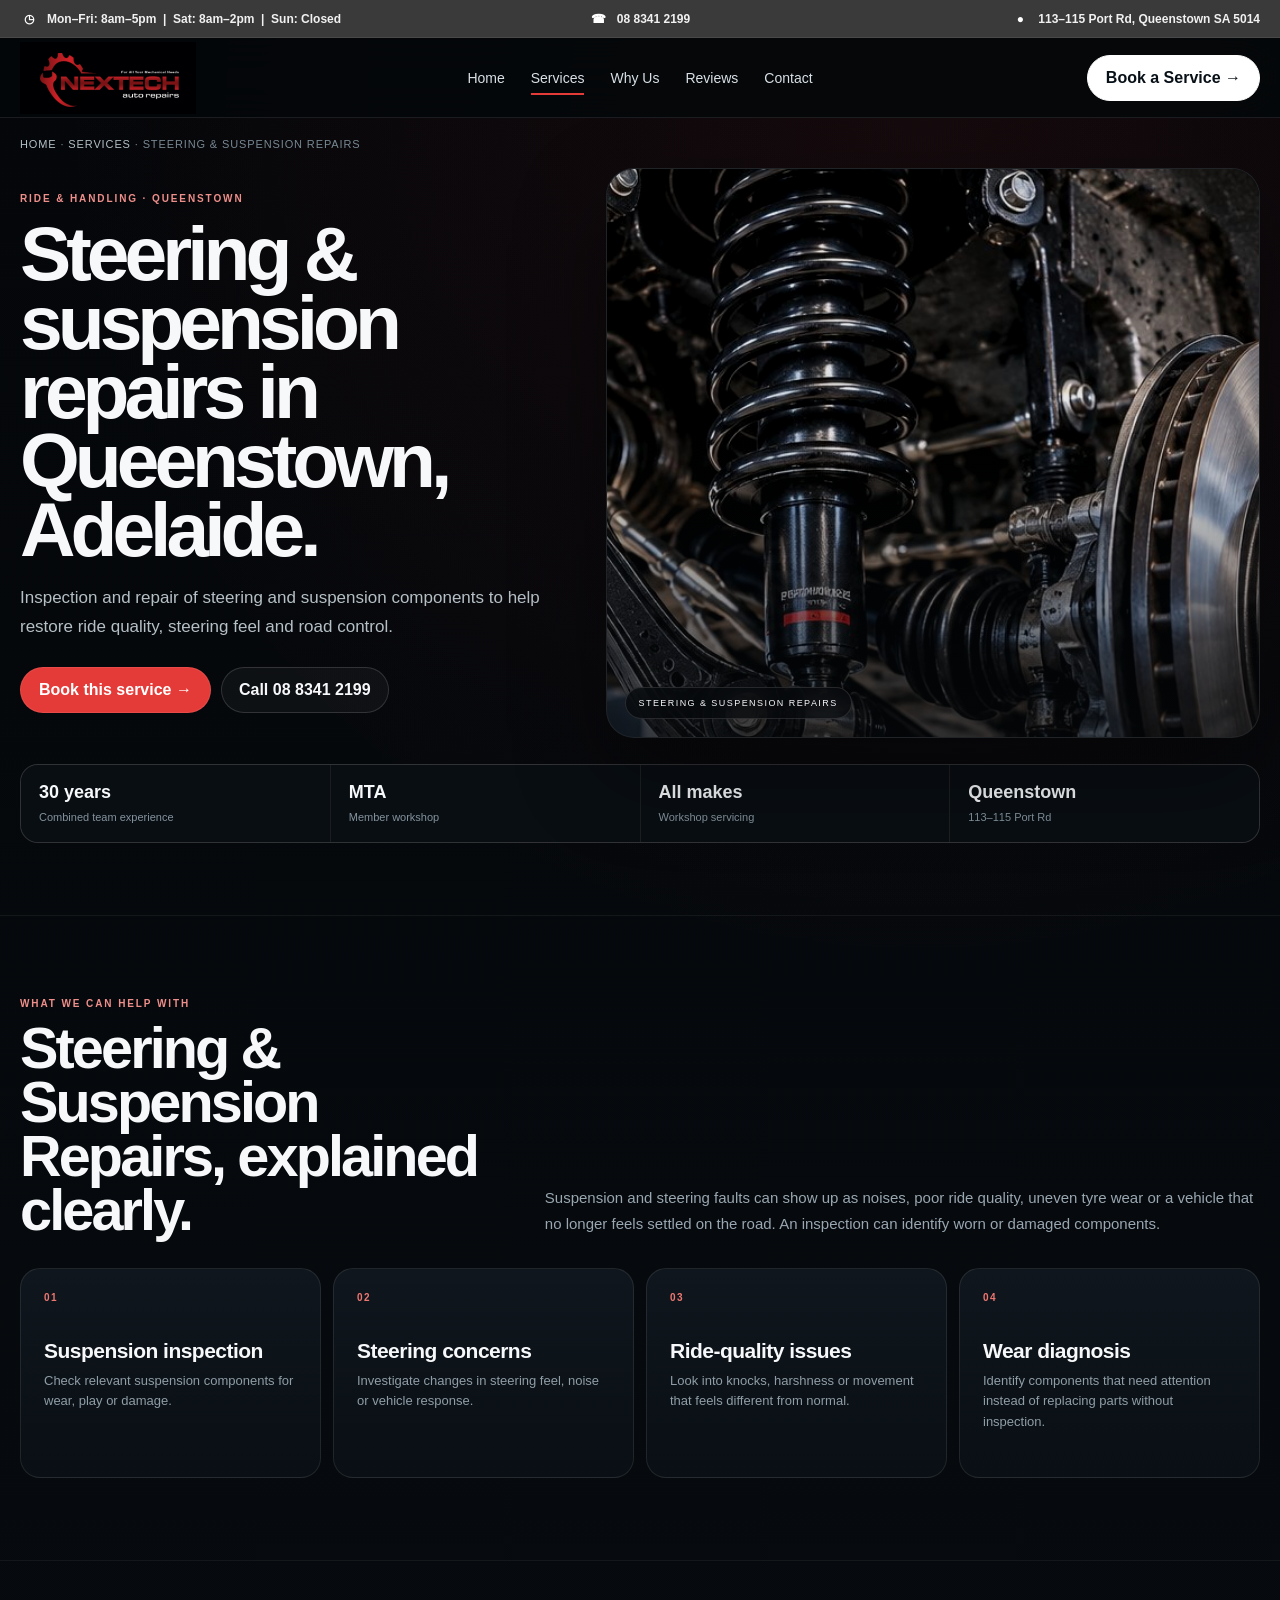
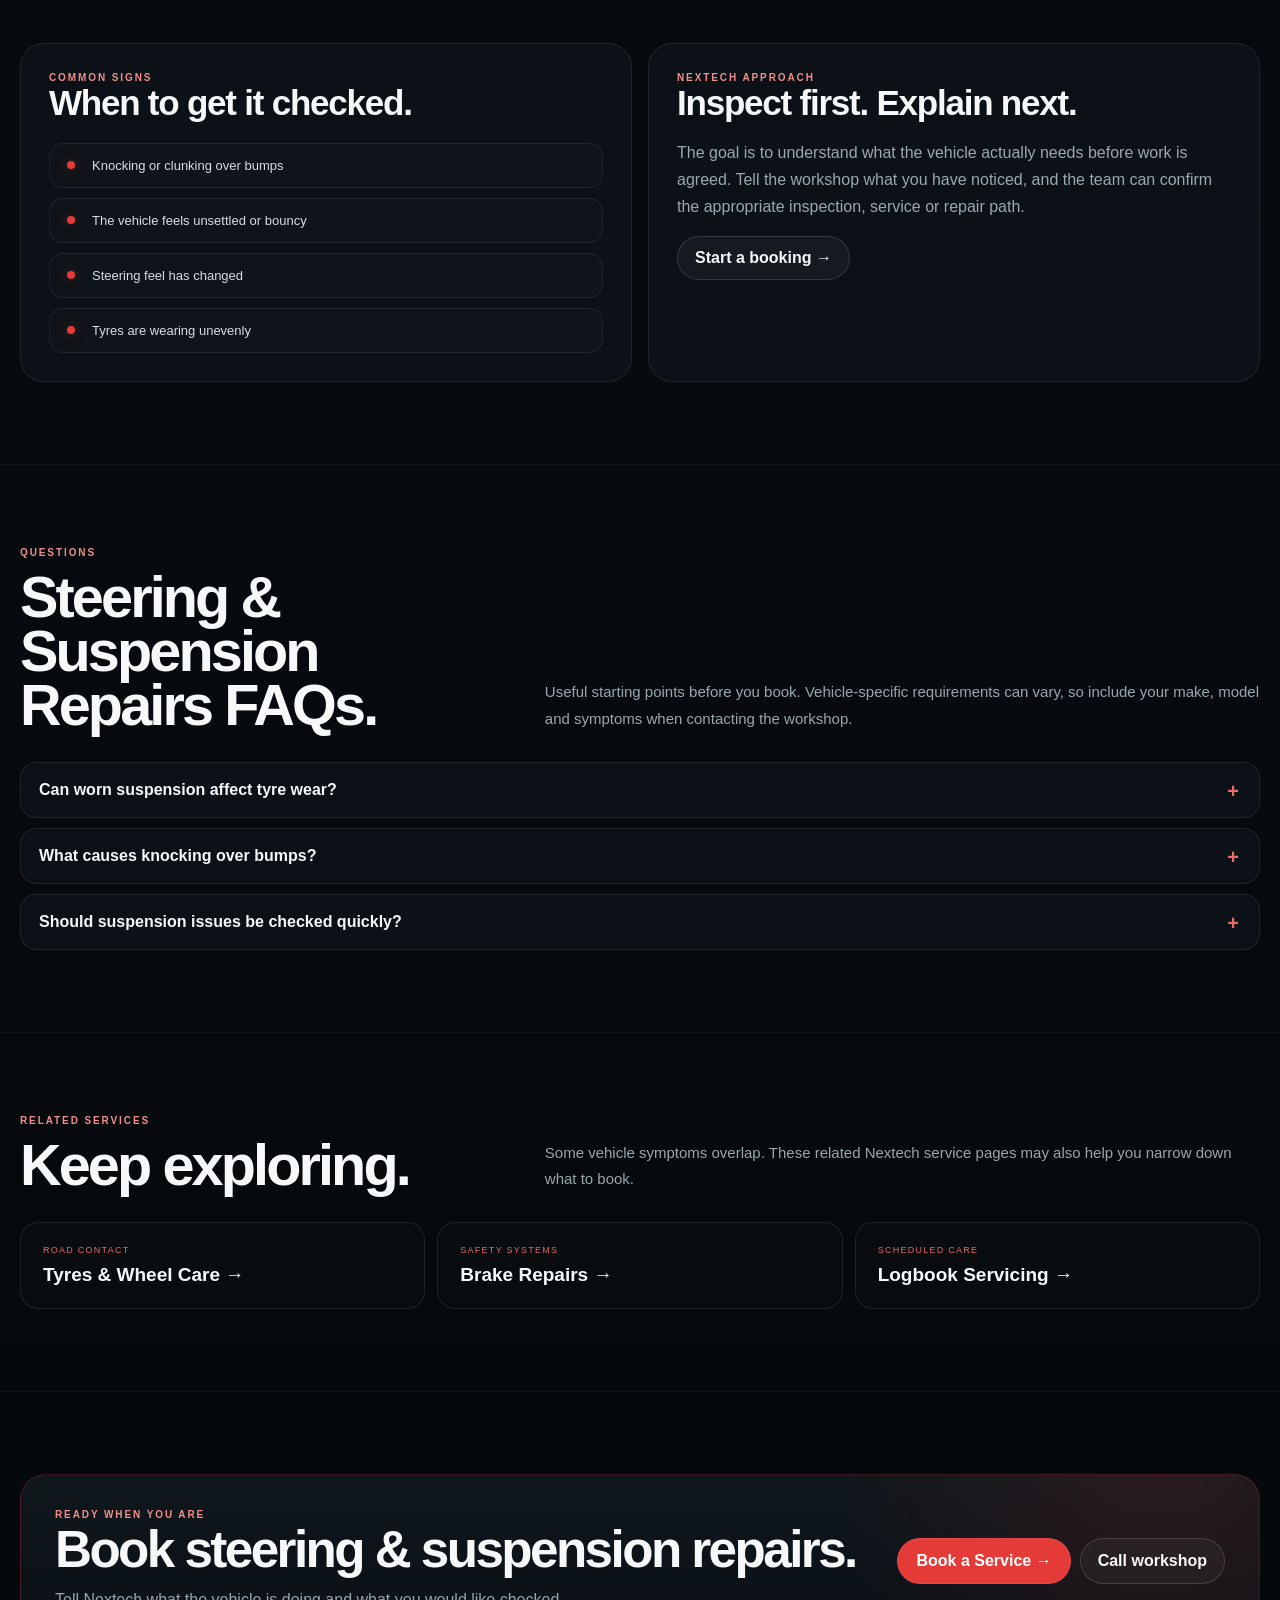
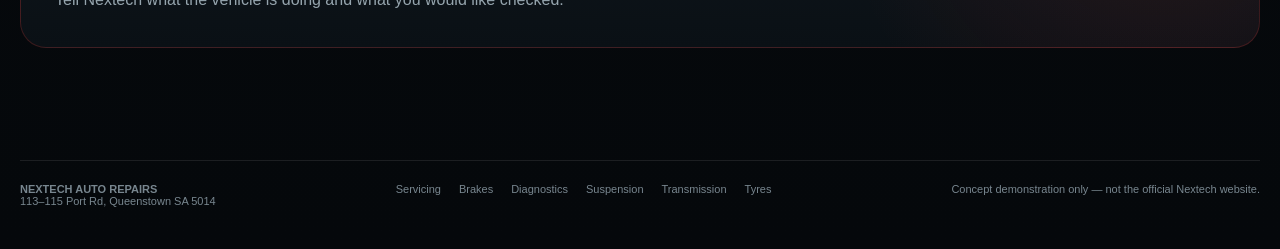
<file: services/suspension/index.html>
<!doctype html>
<html lang="en-AU">
<head>
<meta charset="utf-8">
<meta name="viewport" content="width=device-width,initial-scale=1,viewport-fit=cover">
<title>Steering & Suspension Repairs Queenstown Adelaide | Nextech Auto Repairs</title>
<meta name="description" content="Steering and suspension inspection and repairs at Nextech Auto Repairs in Queenstown, Adelaide. Ride, handling, steering and suspension concerns.">
<meta name="robots" content="noindex,nofollow,noarchive">
<link rel="canonical" href="https://kunal4014.github.io/Nextech/services/suspension/">
<meta name="theme-color" content="#05080b">
<link rel="stylesheet" href="../../css/service-page.css">
<script type="application/ld+json">{"@context":"https://schema.org","@graph":[{"@type":"AutoRepair","@id":"https://kunal4014.github.io/Nextech/#business","name":"Nextech Auto Repairs","telephone":"+61 8 8341 2199","address":{"@type":"PostalAddress","streetAddress":"113–115 Port Rd","addressLocality":"Queenstown","addressRegion":"SA","postalCode":"5014","addressCountry":"AU"},"openingHoursSpecification":[{"@type":"OpeningHoursSpecification","dayOfWeek":["Monday","Tuesday","Wednesday","Thursday","Friday"],"opens":"08:00","closes":"17:00"},{"@type":"OpeningHoursSpecification","dayOfWeek":"Saturday","opens":"08:00","closes":"14:00"}]},{"@type":"Service","@id":"https://kunal4014.github.io/Nextech/services/suspension/#service","name":"Steering & Suspension Repairs","serviceType":"Steering and suspension inspection and repair","areaServed":[{"@type":"Place","name":"Queenstown, South Australia"},{"@type":"City","name":"Adelaide"}],"provider":{"@id":"https://kunal4014.github.io/Nextech/#business"},"url":"https://kunal4014.github.io/Nextech/services/suspension/"}]}</script>
</head>
<body>
<div class="siteTop">
  <div class="shell">
    <div class="utilityItem hours"><span class="utilityIcon">◷</span><span>Mon–Fri: 8am–5pm&nbsp;&nbsp;|&nbsp;&nbsp;Sat: 8am–2pm&nbsp;&nbsp;|&nbsp;&nbsp;Sun: Closed</span></div>
    <a class="utilityItem phone" href="tel:0883412199"><span class="utilityIcon">☎</span><span>08 8341 2199</span></a>
    <div class="utilityItem address"><span class="utilityIcon">●</span><span>113–115 Port Rd, Queenstown SA 5014</span></div>
  </div>
</div>
<nav class="siteNav">
  <div class="shell navIn">
    <a class="brand" href="../../" aria-label="Nextech Auto Repairs home"><img class="brandLogo" src="../../assets/nextech-logo.png?v=20260927-0610" alt="Nextech Auto Repairs"></a>
    <div class="navLinks"><a href="../../">Home</a><a class="active" href="../../services/">Services</a><a href="../../#why">Why Us</a><a href="../../#reviews">Reviews</a><a href="../../#contact">Contact</a></div>
    <a class="bookBtn" href="../../#contact">Book a Service →</a>
  </div>
</nav>
<main>
<div class="shell breadcrumb"><a href="../../">Home</a> · <a href="../">Services</a> · Steering & Suspension Repairs</div>
<section class="serviceHero"><div class="shell">
<div class="heroGrid">
<div class="heroCopy"><div class="ey">Ride & handling · Queenstown</div><h1>Steering & suspension repairs in Queenstown, Adelaide.</h1><p>Inspection and repair of steering and suspension components to help restore ride quality, steering feel and road control.</p>
<div class="heroActions"><a class="primaryBtn" href="../../#contact">Book this service →</a><a class="secondaryBtn" href="tel:0883412199">Call 08 8341 2199</a></div></div>
<div class="heroMedia"><img src="../../assets/services/suspension.jpg" alt="Vehicle suspension components in a professional workshop" width="1400" height="788"><span class="heroBadge">Steering & Suspension Repairs</span></div>
</div>
<div class="trustStrip"><div><strong>30 years</strong><span>Combined team experience</span></div><div><strong>MTA</strong><span>Member workshop</span></div><div><strong>All makes</strong><span>Workshop servicing</span></div><div><strong>Queenstown</strong><span>113–115 Port Rd</span></div></div>
</div></section>

<section class="contentSection"><div class="shell">
<div class="sectionIntro"><div><div class="ey">What we can help with</div><h2>Steering & Suspension Repairs, explained clearly.</h2></div><p>Suspension and steering faults can show up as noises, poor ride quality, uneven tyre wear or a vehicle that no longer feels settled on the road. An inspection can identify worn or damaged components.</p></div>
<div class="helpGrid"><article class="helpCard"><span>01</span><h3>Suspension inspection</h3><p>Check relevant suspension components for wear, play or damage.</p></article><article class="helpCard"><span>02</span><h3>Steering concerns</h3><p>Investigate changes in steering feel, noise or vehicle response.</p></article><article class="helpCard"><span>03</span><h3>Ride-quality issues</h3><p>Look into knocks, harshness or movement that feels different from normal.</p></article><article class="helpCard"><span>04</span><h3>Wear diagnosis</h3><p>Identify components that need attention instead of replacing parts without inspection.</p></article></div>
</div></section>

<section class="contentSection"><div class="shell twoCol">
<div class="panel"><div class="ey">Common signs</div><h2>When to get it checked.</h2><ul class="signList"><li>Knocking or clunking over bumps</li><li>The vehicle feels unsettled or bouncy</li><li>Steering feel has changed</li><li>Tyres are wearing unevenly</li></ul></div>
<div class="panel"><div class="ey">Nextech approach</div><h2>Inspect first. Explain next.</h2><p>The goal is to understand what the vehicle actually needs before work is agreed. Tell the workshop what you have noticed, and the team can confirm the appropriate inspection, service or repair path.</p><a class="secondaryBtn" href="../../#contact">Start a booking →</a></div>
</div></section>

<section class="contentSection"><div class="shell">
<div class="sectionIntro"><div><div class="ey">Questions</div><h2>Steering & Suspension Repairs FAQs.</h2></div><p>Useful starting points before you book. Vehicle-specific requirements can vary, so include your make, model and symptoms when contacting the workshop.</p></div>
<div class="faq"><details><summary>Can worn suspension affect tyre wear?</summary><p>Yes. Worn or damaged steering and suspension components can contribute to uneven tyre wear and changes in handling.</p></details><details><summary>What causes knocking over bumps?</summary><p>There are several possible causes across suspension and steering components, so the vehicle should be inspected rather than diagnosed from the sound alone.</p></details><details><summary>Should suspension issues be checked quickly?</summary><p>If the vehicle’s steering, stability or control has noticeably changed, arranging an inspection promptly is sensible.</p></details></div>
</div></section>

<section class="contentSection"><div class="shell">
<div class="sectionIntro"><div><div class="ey">Related services</div><h2>Keep exploring.</h2></div><p>Some vehicle symptoms overlap. These related Nextech service pages may also help you narrow down what to book.</p></div>
<div class="relatedGrid"><a class="relatedCard" href="../tyres/"><small>Road contact</small><strong>Tyres & Wheel Care →</strong></a><a class="relatedCard" href="../brakes/"><small>Safety systems</small><strong>Brake Repairs →</strong></a><a class="relatedCard" href="../logbook-servicing/"><small>Scheduled care</small><strong>Logbook Servicing →</strong></a></div>
</div></section>

<section class="contentSection"><div class="shell"><div class="ctaPanel">
<div><div class="ey">Ready when you are</div><h2>Book steering & suspension repairs.</h2><p>Tell Nextech what the vehicle is doing and what you would like checked.</p></div>
<div class="ctaButtons"><a class="primaryBtn" href="../../#contact">Book a Service →</a><a class="secondaryBtn" href="tel:0883412199">Call workshop</a></div>
</div></div></section>
</main>
<footer><div class="shell footerIn">
<div><strong>NEXTECH AUTO REPAIRS</strong><br>113–115 Port Rd, Queenstown SA 5014</div>
<div class="footerLinks"><a href="../../services/logbook-servicing/">Servicing</a><a href="../../services/brakes/">Brakes</a><a href="../../services/diagnostics/">Diagnostics</a><a href="../../services/suspension/">Suspension</a><a href="../../services/transmission/">Transmission</a><a href="../../services/tyres/">Tyres</a></div>
<div>Concept demonstration only — not the official Nextech website.</div>
</div></footer>
</body></html>
</file>
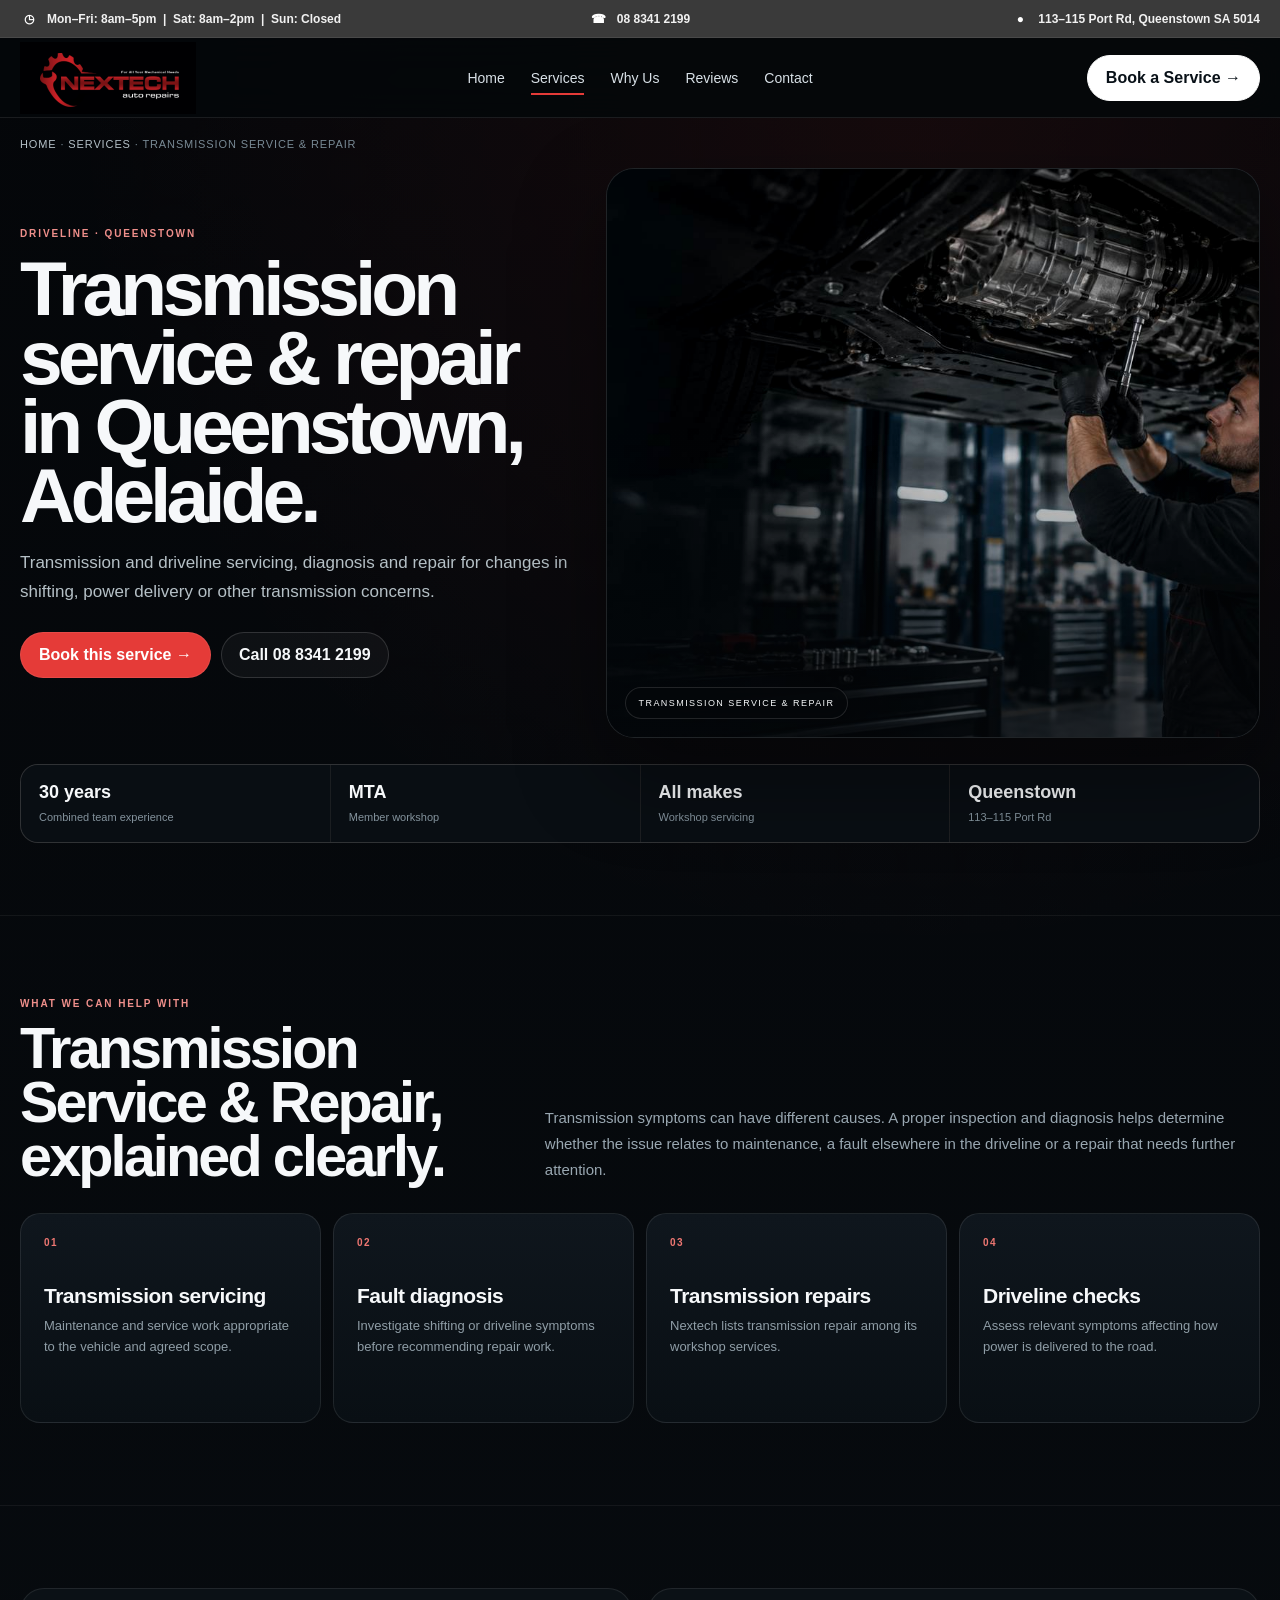
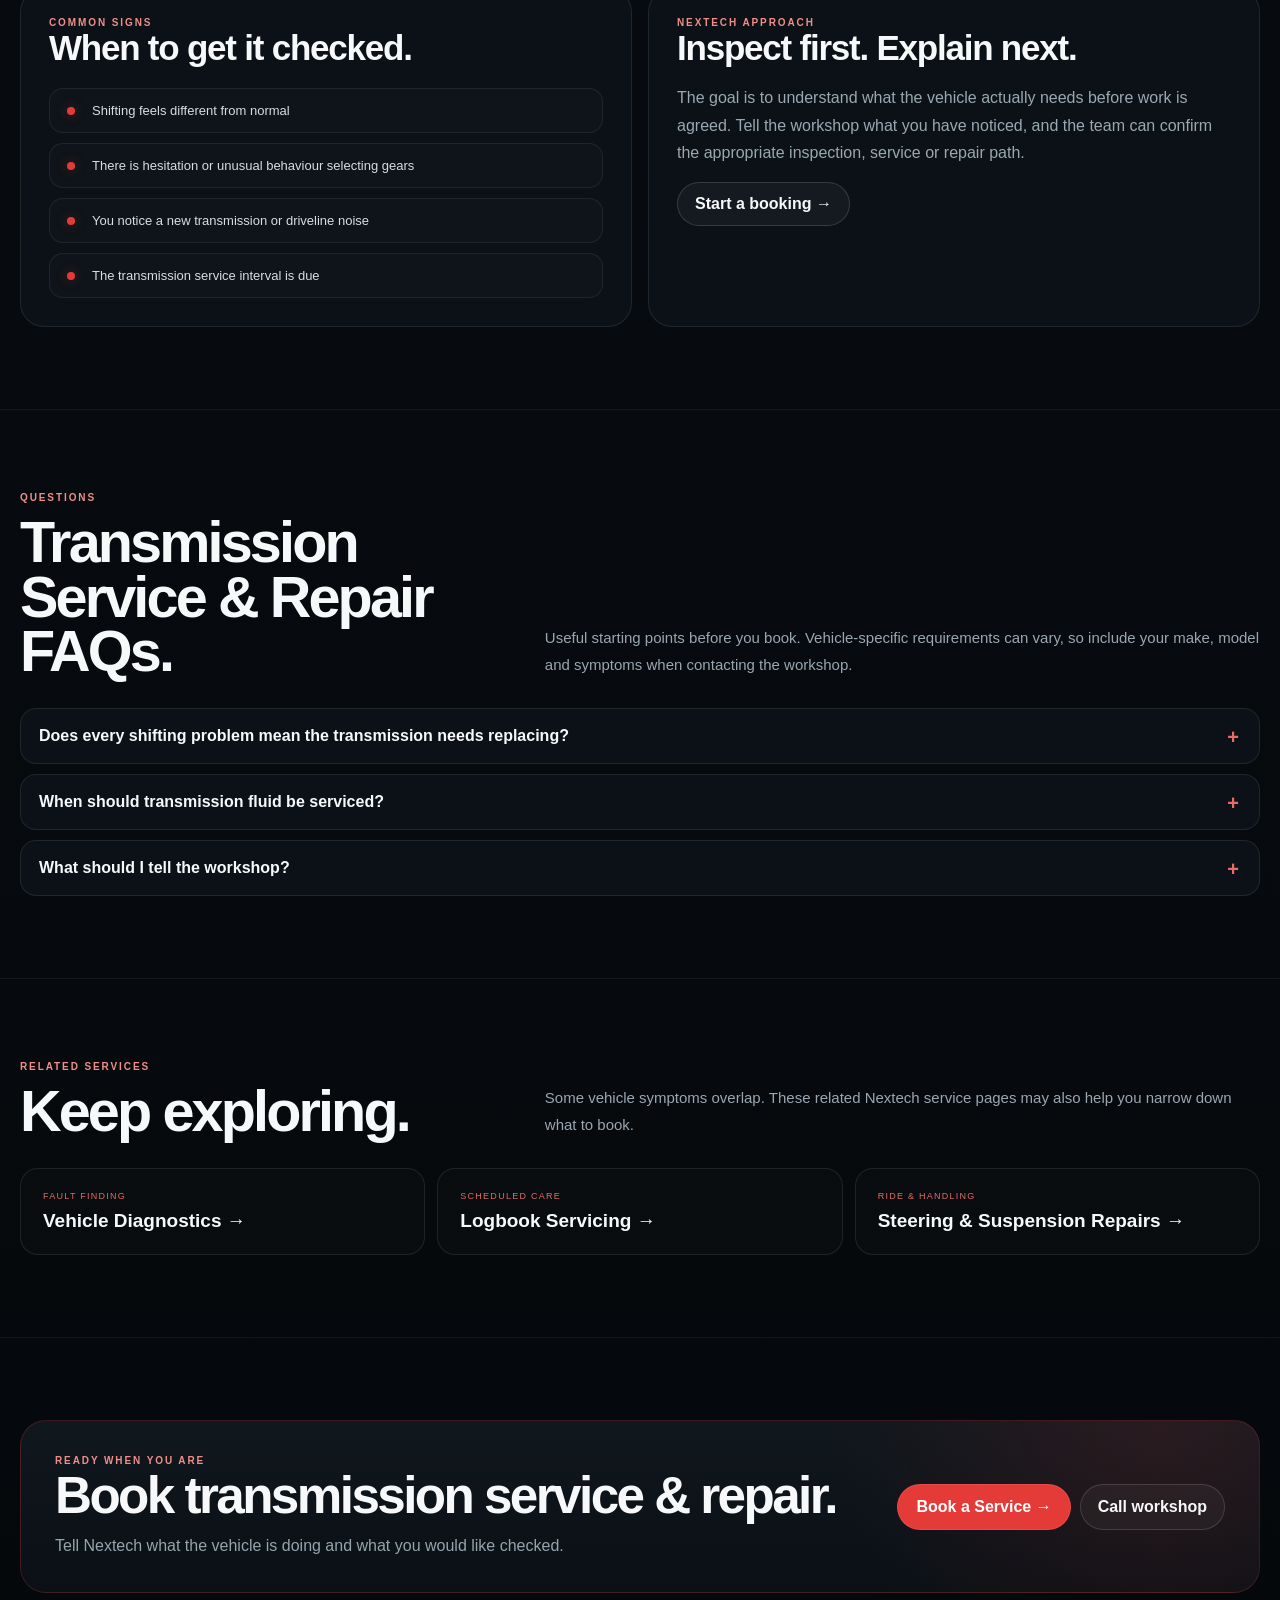
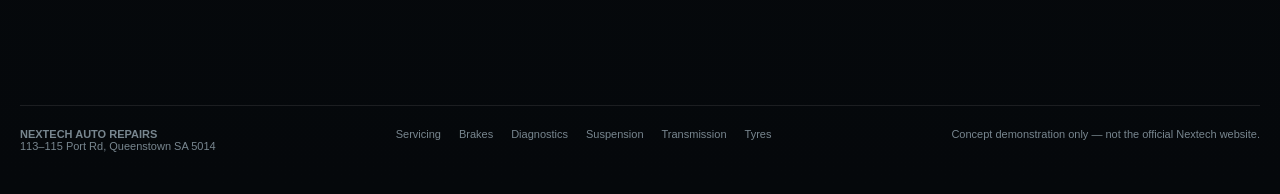
<file: services/transmission/index.html>
<!doctype html>
<html lang="en-AU">
<head>
<meta charset="utf-8">
<meta name="viewport" content="width=device-width,initial-scale=1,viewport-fit=cover">
<title>Transmission Service & Repair Queenstown Adelaide | Nextech Auto Repairs</title>
<meta name="description" content="Transmission servicing, diagnosis and repair at Nextech Auto Repairs in Queenstown, Adelaide. Shifting, driveline and transmission concerns.">
<meta name="robots" content="noindex,nofollow,noarchive">
<link rel="canonical" href="https://kunal4014.github.io/Nextech/services/transmission/">
<meta name="theme-color" content="#05080b">
<link rel="stylesheet" href="../../css/service-page.css">
<script type="application/ld+json">{"@context":"https://schema.org","@graph":[{"@type":"AutoRepair","@id":"https://kunal4014.github.io/Nextech/#business","name":"Nextech Auto Repairs","telephone":"+61 8 8341 2199","address":{"@type":"PostalAddress","streetAddress":"113–115 Port Rd","addressLocality":"Queenstown","addressRegion":"SA","postalCode":"5014","addressCountry":"AU"},"openingHoursSpecification":[{"@type":"OpeningHoursSpecification","dayOfWeek":["Monday","Tuesday","Wednesday","Thursday","Friday"],"opens":"08:00","closes":"17:00"},{"@type":"OpeningHoursSpecification","dayOfWeek":"Saturday","opens":"08:00","closes":"14:00"}]},{"@type":"Service","@id":"https://kunal4014.github.io/Nextech/services/transmission/#service","name":"Transmission Service & Repair","serviceType":"Transmission service, diagnosis and repair","areaServed":[{"@type":"Place","name":"Queenstown, South Australia"},{"@type":"City","name":"Adelaide"}],"provider":{"@id":"https://kunal4014.github.io/Nextech/#business"},"url":"https://kunal4014.github.io/Nextech/services/transmission/"}]}</script>
</head>
<body>
<div class="siteTop">
  <div class="shell">
    <div class="utilityItem hours"><span class="utilityIcon">◷</span><span>Mon–Fri: 8am–5pm&nbsp;&nbsp;|&nbsp;&nbsp;Sat: 8am–2pm&nbsp;&nbsp;|&nbsp;&nbsp;Sun: Closed</span></div>
    <a class="utilityItem phone" href="tel:0883412199"><span class="utilityIcon">☎</span><span>08 8341 2199</span></a>
    <div class="utilityItem address"><span class="utilityIcon">●</span><span>113–115 Port Rd, Queenstown SA 5014</span></div>
  </div>
</div>
<nav class="siteNav">
  <div class="shell navIn">
    <a class="brand" href="../../" aria-label="Nextech Auto Repairs home"><img class="brandLogo" src="../../assets/nextech-logo.png?v=20260927-0610" alt="Nextech Auto Repairs"></a>
    <div class="navLinks"><a href="../../">Home</a><a class="active" href="../../services/">Services</a><a href="../../#why">Why Us</a><a href="../../#reviews">Reviews</a><a href="../../#contact">Contact</a></div>
    <a class="bookBtn" href="../../#contact">Book a Service →</a>
  </div>
</nav>
<main>
<div class="shell breadcrumb"><a href="../../">Home</a> · <a href="../">Services</a> · Transmission Service & Repair</div>
<section class="serviceHero"><div class="shell">
<div class="heroGrid">
<div class="heroCopy"><div class="ey">Driveline · Queenstown</div><h1>Transmission service & repair in Queenstown, Adelaide.</h1><p>Transmission and driveline servicing, diagnosis and repair for changes in shifting, power delivery or other transmission concerns.</p>
<div class="heroActions"><a class="primaryBtn" href="../../#contact">Book this service →</a><a class="secondaryBtn" href="tel:0883412199">Call 08 8341 2199</a></div></div>
<div class="heroMedia"><img src="../../assets/services/transmission.jpg" alt="Automotive transmission service in a mechanical workshop" width="1400" height="788"><span class="heroBadge">Transmission Service & Repair</span></div>
</div>
<div class="trustStrip"><div><strong>30 years</strong><span>Combined team experience</span></div><div><strong>MTA</strong><span>Member workshop</span></div><div><strong>All makes</strong><span>Workshop servicing</span></div><div><strong>Queenstown</strong><span>113–115 Port Rd</span></div></div>
</div></section>

<section class="contentSection"><div class="shell">
<div class="sectionIntro"><div><div class="ey">What we can help with</div><h2>Transmission Service & Repair, explained clearly.</h2></div><p>Transmission symptoms can have different causes. A proper inspection and diagnosis helps determine whether the issue relates to maintenance, a fault elsewhere in the driveline or a repair that needs further attention.</p></div>
<div class="helpGrid"><article class="helpCard"><span>01</span><h3>Transmission servicing</h3><p>Maintenance and service work appropriate to the vehicle and agreed scope.</p></article><article class="helpCard"><span>02</span><h3>Fault diagnosis</h3><p>Investigate shifting or driveline symptoms before recommending repair work.</p></article><article class="helpCard"><span>03</span><h3>Transmission repairs</h3><p>Nextech lists transmission repair among its workshop services.</p></article><article class="helpCard"><span>04</span><h3>Driveline checks</h3><p>Assess relevant symptoms affecting how power is delivered to the road.</p></article></div>
</div></section>

<section class="contentSection"><div class="shell twoCol">
<div class="panel"><div class="ey">Common signs</div><h2>When to get it checked.</h2><ul class="signList"><li>Shifting feels different from normal</li><li>There is hesitation or unusual behaviour selecting gears</li><li>You notice a new transmission or driveline noise</li><li>The transmission service interval is due</li></ul></div>
<div class="panel"><div class="ey">Nextech approach</div><h2>Inspect first. Explain next.</h2><p>The goal is to understand what the vehicle actually needs before work is agreed. Tell the workshop what you have noticed, and the team can confirm the appropriate inspection, service or repair path.</p><a class="secondaryBtn" href="../../#contact">Start a booking →</a></div>
</div></section>

<section class="contentSection"><div class="shell">
<div class="sectionIntro"><div><div class="ey">Questions</div><h2>Transmission Service & Repair FAQs.</h2></div><p>Useful starting points before you book. Vehicle-specific requirements can vary, so include your make, model and symptoms when contacting the workshop.</p></div>
<div class="faq"><details><summary>Does every shifting problem mean the transmission needs replacing?</summary><p>No. Shifting symptoms can have different causes, which is why diagnosis should come before major repair decisions.</p></details><details><summary>When should transmission fluid be serviced?</summary><p>Intervals vary by vehicle and transmission type. The manufacturer’s maintenance information is the best starting point.</p></details><details><summary>What should I tell the workshop?</summary><p>Explain when the symptom occurs, whether the vehicle is hot or cold, which gears are affected and whether any warning lights are present.</p></details></div>
</div></section>

<section class="contentSection"><div class="shell">
<div class="sectionIntro"><div><div class="ey">Related services</div><h2>Keep exploring.</h2></div><p>Some vehicle symptoms overlap. These related Nextech service pages may also help you narrow down what to book.</p></div>
<div class="relatedGrid"><a class="relatedCard" href="../diagnostics/"><small>Fault finding</small><strong>Vehicle Diagnostics →</strong></a><a class="relatedCard" href="../logbook-servicing/"><small>Scheduled care</small><strong>Logbook Servicing →</strong></a><a class="relatedCard" href="../suspension/"><small>Ride & handling</small><strong>Steering & Suspension Repairs →</strong></a></div>
</div></section>

<section class="contentSection"><div class="shell"><div class="ctaPanel">
<div><div class="ey">Ready when you are</div><h2>Book transmission service & repair.</h2><p>Tell Nextech what the vehicle is doing and what you would like checked.</p></div>
<div class="ctaButtons"><a class="primaryBtn" href="../../#contact">Book a Service →</a><a class="secondaryBtn" href="tel:0883412199">Call workshop</a></div>
</div></div></section>
</main>
<footer><div class="shell footerIn">
<div><strong>NEXTECH AUTO REPAIRS</strong><br>113–115 Port Rd, Queenstown SA 5014</div>
<div class="footerLinks"><a href="../../services/logbook-servicing/">Servicing</a><a href="../../services/brakes/">Brakes</a><a href="../../services/diagnostics/">Diagnostics</a><a href="../../services/suspension/">Suspension</a><a href="../../services/transmission/">Transmission</a><a href="../../services/tyres/">Tyres</a></div>
<div>Concept demonstration only — not the official Nextech website.</div>
</div></footer>
</body></html>
</file>
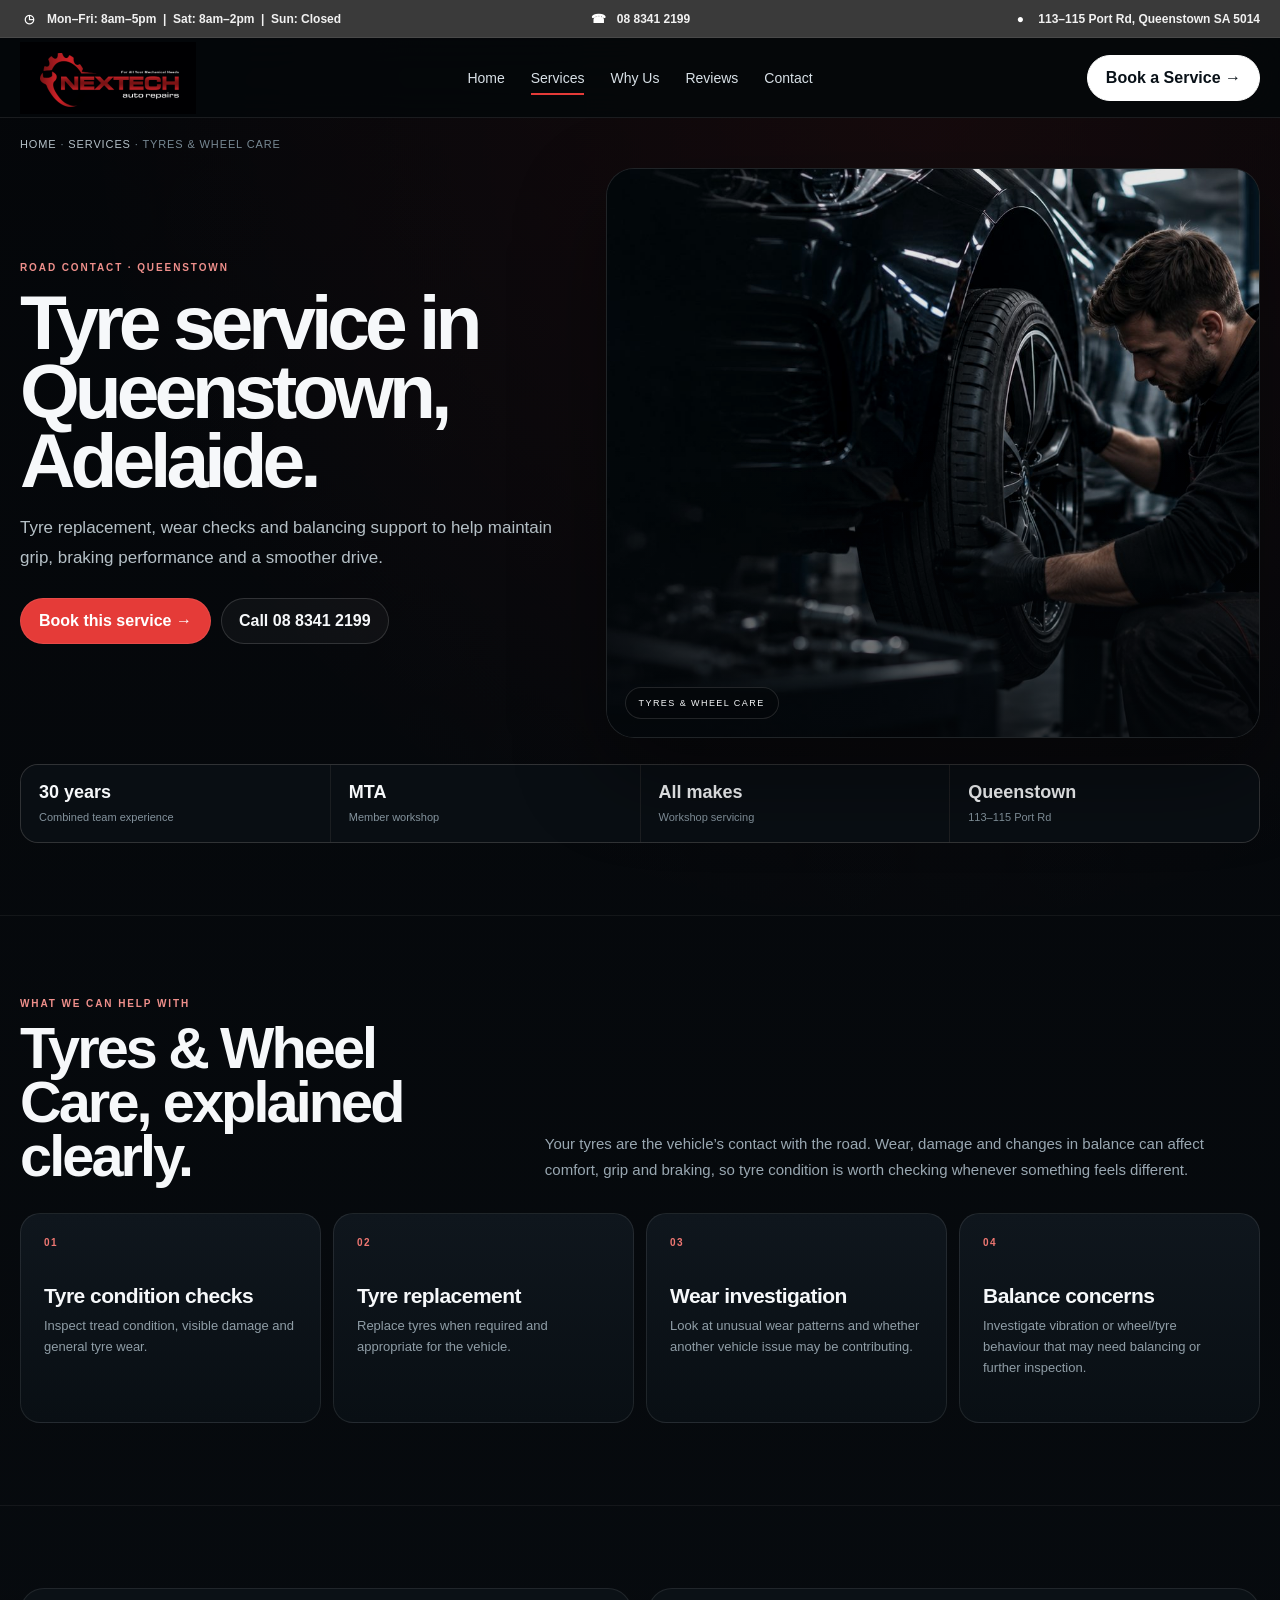
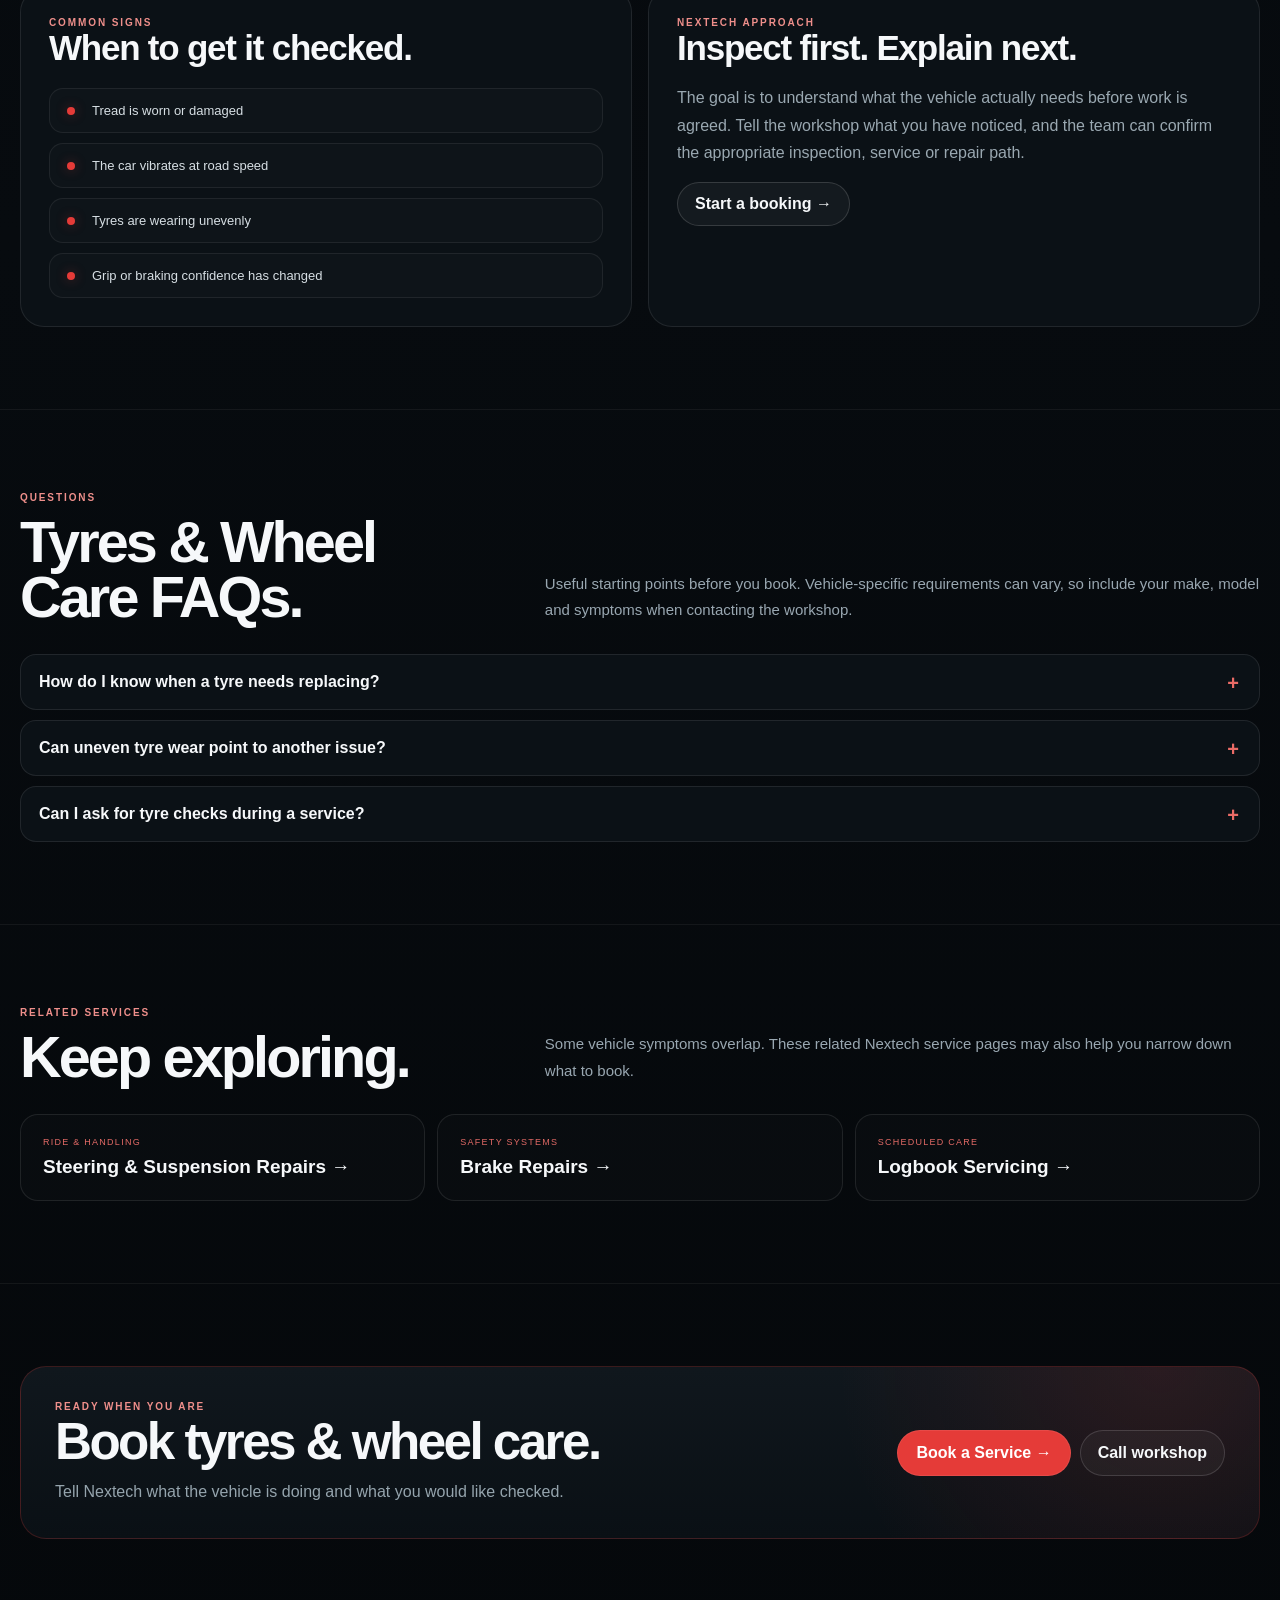
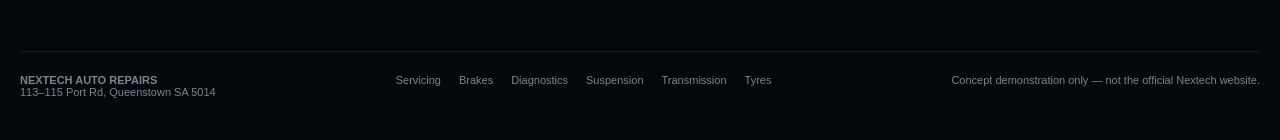
<file: services/tyres/index.html>
<!doctype html>
<html lang="en-AU">
<head>
<meta charset="utf-8">
<meta name="viewport" content="width=device-width,initial-scale=1,viewport-fit=cover">
<title>Tyres & Wheel Care Queenstown Adelaide | Nextech Auto Repairs</title>
<meta name="description" content="Tyre replacement, wear checks and wheel care at Nextech Auto Repairs in Queenstown, Adelaide. Grip, tyre condition and road-contact concerns.">
<meta name="robots" content="noindex,nofollow,noarchive">
<link rel="canonical" href="https://kunal4014.github.io/Nextech/services/tyres/">
<meta name="theme-color" content="#05080b">
<link rel="stylesheet" href="../../css/service-page.css">
<script type="application/ld+json">{"@context":"https://schema.org","@graph":[{"@type":"AutoRepair","@id":"https://kunal4014.github.io/Nextech/#business","name":"Nextech Auto Repairs","telephone":"+61 8 8341 2199","address":{"@type":"PostalAddress","streetAddress":"113–115 Port Rd","addressLocality":"Queenstown","addressRegion":"SA","postalCode":"5014","addressCountry":"AU"},"openingHoursSpecification":[{"@type":"OpeningHoursSpecification","dayOfWeek":["Monday","Tuesday","Wednesday","Thursday","Friday"],"opens":"08:00","closes":"17:00"},{"@type":"OpeningHoursSpecification","dayOfWeek":"Saturday","opens":"08:00","closes":"14:00"}]},{"@type":"Service","@id":"https://kunal4014.github.io/Nextech/services/tyres/#service","name":"Tyres & Wheel Care","serviceType":"Tyre replacement, wear checks and wheel care","areaServed":[{"@type":"Place","name":"Queenstown, South Australia"},{"@type":"City","name":"Adelaide"}],"provider":{"@id":"https://kunal4014.github.io/Nextech/#business"},"url":"https://kunal4014.github.io/Nextech/services/tyres/"}]}</script>
</head>
<body>
<div class="siteTop">
  <div class="shell">
    <div class="utilityItem hours"><span class="utilityIcon">◷</span><span>Mon–Fri: 8am–5pm&nbsp;&nbsp;|&nbsp;&nbsp;Sat: 8am–2pm&nbsp;&nbsp;|&nbsp;&nbsp;Sun: Closed</span></div>
    <a class="utilityItem phone" href="tel:0883412199"><span class="utilityIcon">☎</span><span>08 8341 2199</span></a>
    <div class="utilityItem address"><span class="utilityIcon">●</span><span>113–115 Port Rd, Queenstown SA 5014</span></div>
  </div>
</div>
<nav class="siteNav">
  <div class="shell navIn">
    <a class="brand" href="../../" aria-label="Nextech Auto Repairs home"><img class="brandLogo" src="../../assets/nextech-logo.png?v=20260927-0610" alt="Nextech Auto Repairs"></a>
    <div class="navLinks"><a href="../../">Home</a><a class="active" href="../../services/">Services</a><a href="../../#why">Why Us</a><a href="../../#reviews">Reviews</a><a href="../../#contact">Contact</a></div>
    <a class="bookBtn" href="../../#contact">Book a Service →</a>
  </div>
</nav>
<main>
<div class="shell breadcrumb"><a href="../../">Home</a> · <a href="../">Services</a> · Tyres & Wheel Care</div>
<section class="serviceHero"><div class="shell">
<div class="heroGrid">
<div class="heroCopy"><div class="ey">Road contact · Queenstown</div><h1>Tyre service in Queenstown, Adelaide.</h1><p>Tyre replacement, wear checks and balancing support to help maintain grip, braking performance and a smoother drive.</p>
<div class="heroActions"><a class="primaryBtn" href="../../#contact">Book this service →</a><a class="secondaryBtn" href="tel:0883412199">Call 08 8341 2199</a></div></div>
<div class="heroMedia"><img src="../../assets/services/tyres.jpg" alt="Tyre inspection and wheel care in an automotive workshop" width="1400" height="788"><span class="heroBadge">Tyres & Wheel Care</span></div>
</div>
<div class="trustStrip"><div><strong>30 years</strong><span>Combined team experience</span></div><div><strong>MTA</strong><span>Member workshop</span></div><div><strong>All makes</strong><span>Workshop servicing</span></div><div><strong>Queenstown</strong><span>113–115 Port Rd</span></div></div>
</div></section>

<section class="contentSection"><div class="shell">
<div class="sectionIntro"><div><div class="ey">What we can help with</div><h2>Tyres & Wheel Care, explained clearly.</h2></div><p>Your tyres are the vehicle’s contact with the road. Wear, damage and changes in balance can affect comfort, grip and braking, so tyre condition is worth checking whenever something feels different.</p></div>
<div class="helpGrid"><article class="helpCard"><span>01</span><h3>Tyre condition checks</h3><p>Inspect tread condition, visible damage and general tyre wear.</p></article><article class="helpCard"><span>02</span><h3>Tyre replacement</h3><p>Replace tyres when required and appropriate for the vehicle.</p></article><article class="helpCard"><span>03</span><h3>Wear investigation</h3><p>Look at unusual wear patterns and whether another vehicle issue may be contributing.</p></article><article class="helpCard"><span>04</span><h3>Balance concerns</h3><p>Investigate vibration or wheel/tyre behaviour that may need balancing or further inspection.</p></article></div>
</div></section>

<section class="contentSection"><div class="shell twoCol">
<div class="panel"><div class="ey">Common signs</div><h2>When to get it checked.</h2><ul class="signList"><li>Tread is worn or damaged</li><li>The car vibrates at road speed</li><li>Tyres are wearing unevenly</li><li>Grip or braking confidence has changed</li></ul></div>
<div class="panel"><div class="ey">Nextech approach</div><h2>Inspect first. Explain next.</h2><p>The goal is to understand what the vehicle actually needs before work is agreed. Tell the workshop what you have noticed, and the team can confirm the appropriate inspection, service or repair path.</p><a class="secondaryBtn" href="../../#contact">Start a booking →</a></div>
</div></section>

<section class="contentSection"><div class="shell">
<div class="sectionIntro"><div><div class="ey">Questions</div><h2>Tyres & Wheel Care FAQs.</h2></div><p>Useful starting points before you book. Vehicle-specific requirements can vary, so include your make, model and symptoms when contacting the workshop.</p></div>
<div class="faq"><details><summary>How do I know when a tyre needs replacing?</summary><p>Tread depth, visible damage, age and overall condition all matter. If you are unsure, have the tyres inspected.</p></details><details><summary>Can uneven tyre wear point to another issue?</summary><p>Yes. Uneven wear can sometimes be associated with steering, suspension or other vehicle-condition issues.</p></details><details><summary>Can I ask for tyre checks during a service?</summary><p>Yes. Mention any tyre wear, vibration or handling concern when booking so it can be included in the workshop discussion.</p></details></div>
</div></section>

<section class="contentSection"><div class="shell">
<div class="sectionIntro"><div><div class="ey">Related services</div><h2>Keep exploring.</h2></div><p>Some vehicle symptoms overlap. These related Nextech service pages may also help you narrow down what to book.</p></div>
<div class="relatedGrid"><a class="relatedCard" href="../suspension/"><small>Ride & handling</small><strong>Steering & Suspension Repairs →</strong></a><a class="relatedCard" href="../brakes/"><small>Safety systems</small><strong>Brake Repairs →</strong></a><a class="relatedCard" href="../logbook-servicing/"><small>Scheduled care</small><strong>Logbook Servicing →</strong></a></div>
</div></section>

<section class="contentSection"><div class="shell"><div class="ctaPanel">
<div><div class="ey">Ready when you are</div><h2>Book tyres & wheel care.</h2><p>Tell Nextech what the vehicle is doing and what you would like checked.</p></div>
<div class="ctaButtons"><a class="primaryBtn" href="../../#contact">Book a Service →</a><a class="secondaryBtn" href="tel:0883412199">Call workshop</a></div>
</div></div></section>
</main>
<footer><div class="shell footerIn">
<div><strong>NEXTECH AUTO REPAIRS</strong><br>113–115 Port Rd, Queenstown SA 5014</div>
<div class="footerLinks"><a href="../../services/logbook-servicing/">Servicing</a><a href="../../services/brakes/">Brakes</a><a href="../../services/diagnostics/">Diagnostics</a><a href="../../services/suspension/">Suspension</a><a href="../../services/transmission/">Transmission</a><a href="../../services/tyres/">Tyres</a></div>
<div>Concept demonstration only — not the official Nextech website.</div>
</div></footer>
</body></html>
</file>
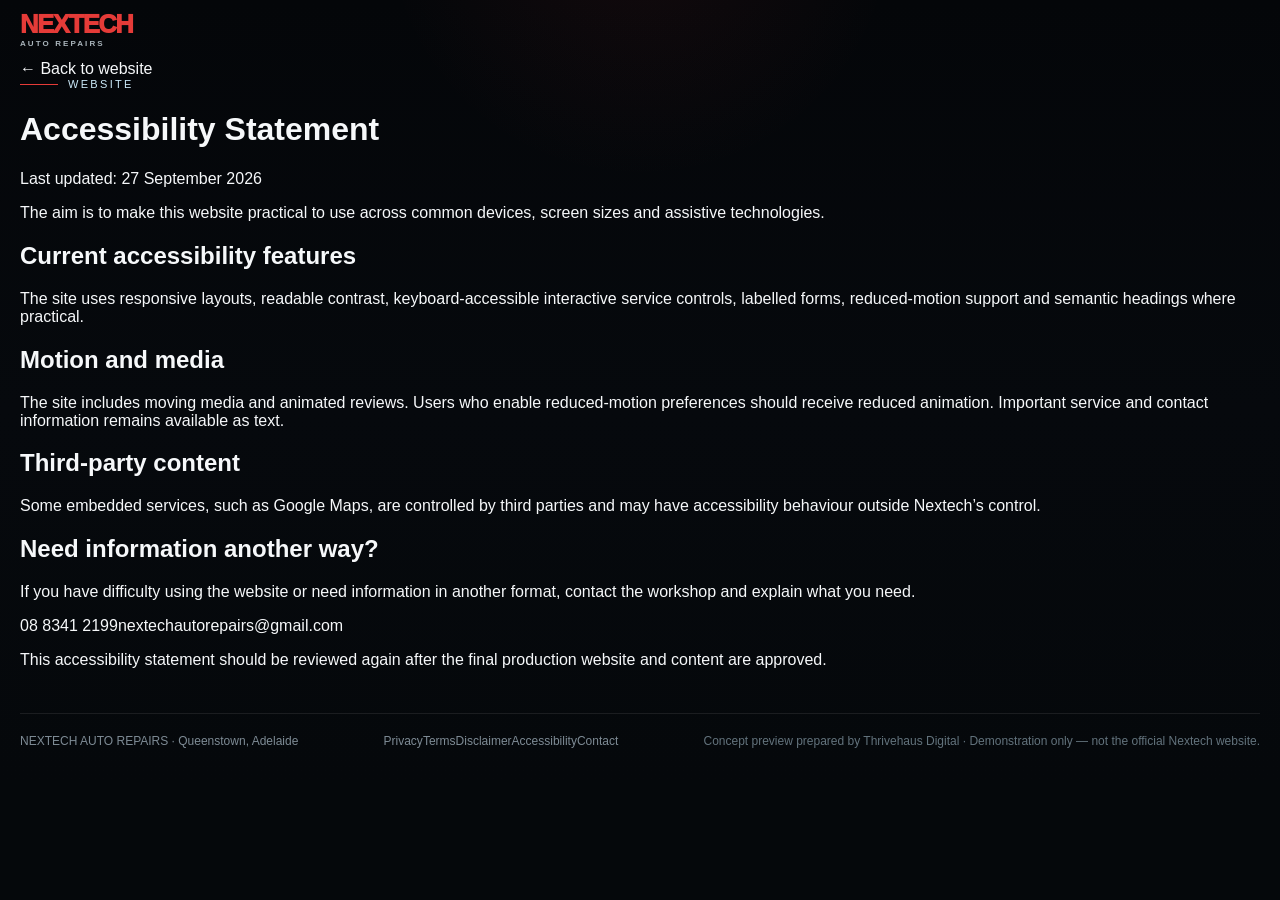
<file: accessibility.html>
<!doctype html>
<html lang="en">
<head><meta charset="utf-8"><meta name="viewport" content="width=device-width,initial-scale=1,viewport-fit=cover"><link rel="stylesheet" href="css/style.css"><title>Accessibility | Nextech Auto Repairs</title><meta name="robots" content="noindex,nofollow,noarchive"><meta name="theme-color" content="#05080b"></head>
<body class="legalPage">
<header class="legalHeader"><div class="wrap legalHeaderIn"><a class="brand" href="index.html" aria-label="Nextech Auto Repairs home"><span class="brandWordmark"><strong>NEXTECH</strong><small>AUTO REPAIRS</small></span></a><a class="legalBack" href="index.html">← Back to website</a></div></header>
<main class="legalMain"><div class="wrap legalWrap">
<div class="legalIntro"><div class="ey">Website</div><h1>Accessibility Statement</h1><p class="legalUpdated">Last updated: 27 September 2026</p><p>The aim is to make this website practical to use across common devices, screen sizes and assistive technologies.</p></div>
<section class="legalCard"><h2>Current accessibility features</h2><p>The site uses responsive layouts, readable contrast, keyboard-accessible interactive service controls, labelled forms, reduced-motion support and semantic headings where practical.</p></section>
<section class="legalCard"><h2>Motion and media</h2><p>The site includes moving media and animated reviews. Users who enable reduced-motion preferences should receive reduced animation. Important service and contact information remains available as text.</p></section>
<section class="legalCard"><h2>Third-party content</h2><p>Some embedded services, such as Google Maps, are controlled by third parties and may have accessibility behaviour outside Nextech’s control.</p></section>
<section class="legalCard"><h2>Need information another way?</h2><p>If you have difficulty using the website or need information in another format, contact the workshop and explain what you need.</p><div class="legalContact"><a href="tel:0883412199">08 8341 2199</a><a href="mailto:nextechautorepairs@gmail.com">nextechautorepairs@gmail.com</a></div></section>
<p class="legalDraftNote">This accessibility statement should be reviewed again after the final production website and content are approved.</p>
</div></main>
<footer><div class="wrap footerin footerLegalLayout"><span>NEXTECH AUTO REPAIRS · Queenstown, Adelaide</span><nav class="footerLinks" aria-label="Legal links"><a href="privacy.html">Privacy</a><a href="terms.html">Terms</a><a href="disclaimer.html">Disclaimer</a><a href="accessibility.html" aria-current="page">Accessibility</a><a href="index.html#contact">Contact</a></nav><span class="conceptNote">Concept preview prepared by Thrivehaus Digital · Demonstration only — not the official Nextech website.</span></div></footer>
</body></html>
</file>
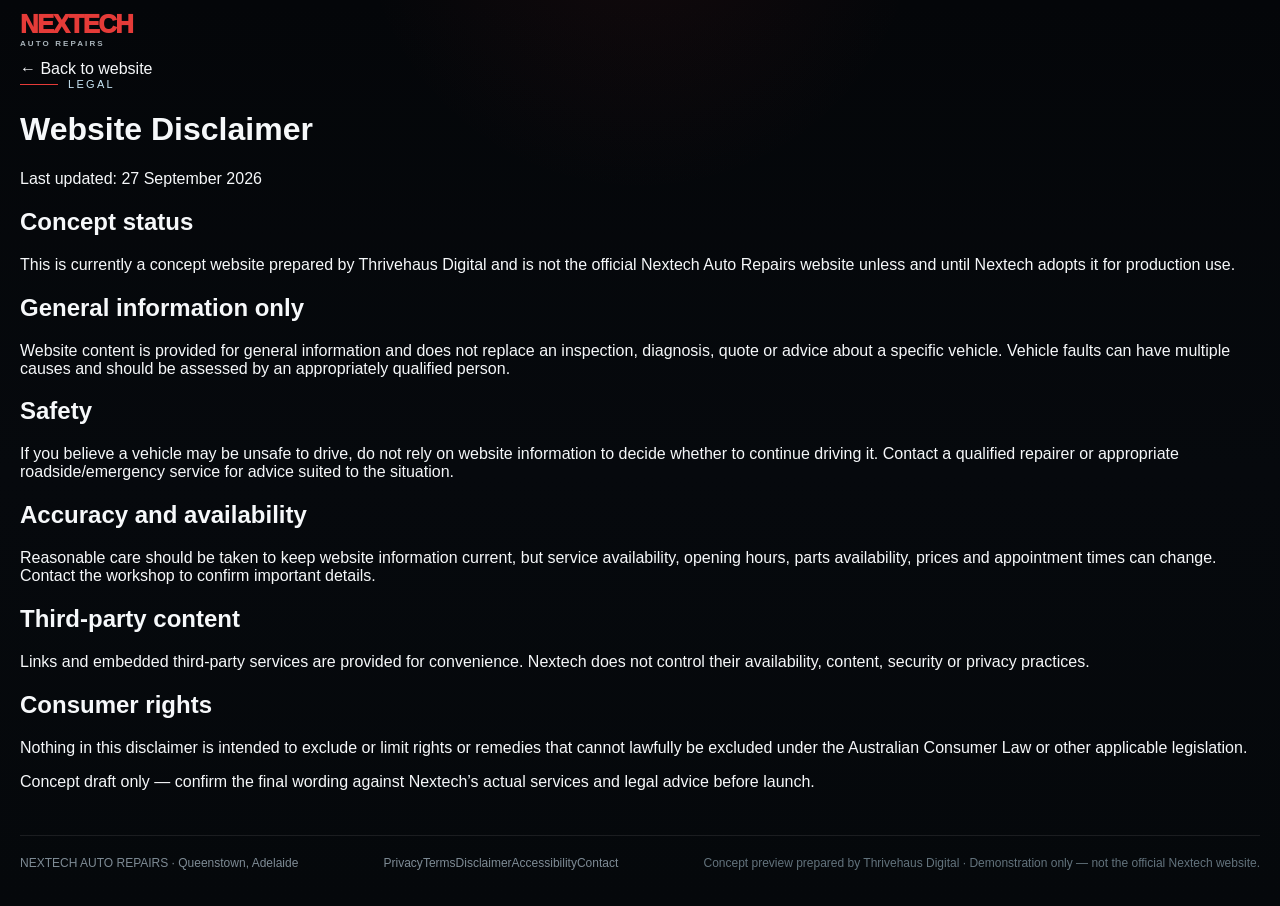
<file: disclaimer.html>
<!doctype html>
<html lang="en">
<head><meta charset="utf-8"><meta name="viewport" content="width=device-width,initial-scale=1,viewport-fit=cover"><link rel="stylesheet" href="css/style.css"><title>Disclaimer | Nextech Auto Repairs</title><meta name="robots" content="noindex,nofollow,noarchive"><meta name="theme-color" content="#05080b"></head>
<body class="legalPage">
<header class="legalHeader"><div class="wrap legalHeaderIn"><a class="brand" href="index.html" aria-label="Nextech Auto Repairs home"><span class="brandWordmark"><strong>NEXTECH</strong><small>AUTO REPAIRS</small></span></a><a class="legalBack" href="index.html">← Back to website</a></div></header>
<main class="legalMain"><div class="wrap legalWrap">
<div class="legalIntro"><div class="ey">Legal</div><h1>Website Disclaimer</h1><p class="legalUpdated">Last updated: 27 September 2026</p></div>
<section class="legalCard"><h2>Concept status</h2><p>This is currently a concept website prepared by Thrivehaus Digital and is not the official Nextech Auto Repairs website unless and until Nextech adopts it for production use.</p></section>
<section class="legalCard"><h2>General information only</h2><p>Website content is provided for general information and does not replace an inspection, diagnosis, quote or advice about a specific vehicle. Vehicle faults can have multiple causes and should be assessed by an appropriately qualified person.</p></section>
<section class="legalCard"><h2>Safety</h2><p>If you believe a vehicle may be unsafe to drive, do not rely on website information to decide whether to continue driving it. Contact a qualified repairer or appropriate roadside/emergency service for advice suited to the situation.</p></section>
<section class="legalCard"><h2>Accuracy and availability</h2><p>Reasonable care should be taken to keep website information current, but service availability, opening hours, parts availability, prices and appointment times can change. Contact the workshop to confirm important details.</p></section>
<section class="legalCard"><h2>Third-party content</h2><p>Links and embedded third-party services are provided for convenience. Nextech does not control their availability, content, security or privacy practices.</p></section>
<section class="legalCard"><h2>Consumer rights</h2><p>Nothing in this disclaimer is intended to exclude or limit rights or remedies that cannot lawfully be excluded under the Australian Consumer Law or other applicable legislation.</p></section>
<p class="legalDraftNote">Concept draft only — confirm the final wording against Nextech’s actual services and legal advice before launch.</p>
</div></main>
<footer><div class="wrap footerin footerLegalLayout"><span>NEXTECH AUTO REPAIRS · Queenstown, Adelaide</span><nav class="footerLinks" aria-label="Legal links"><a href="privacy.html">Privacy</a><a href="terms.html">Terms</a><a href="disclaimer.html" aria-current="page">Disclaimer</a><a href="accessibility.html">Accessibility</a><a href="index.html#contact">Contact</a></nav><span class="conceptNote">Concept preview prepared by Thrivehaus Digital · Demonstration only — not the official Nextech website.</span></div></footer>
</body></html>
</file>
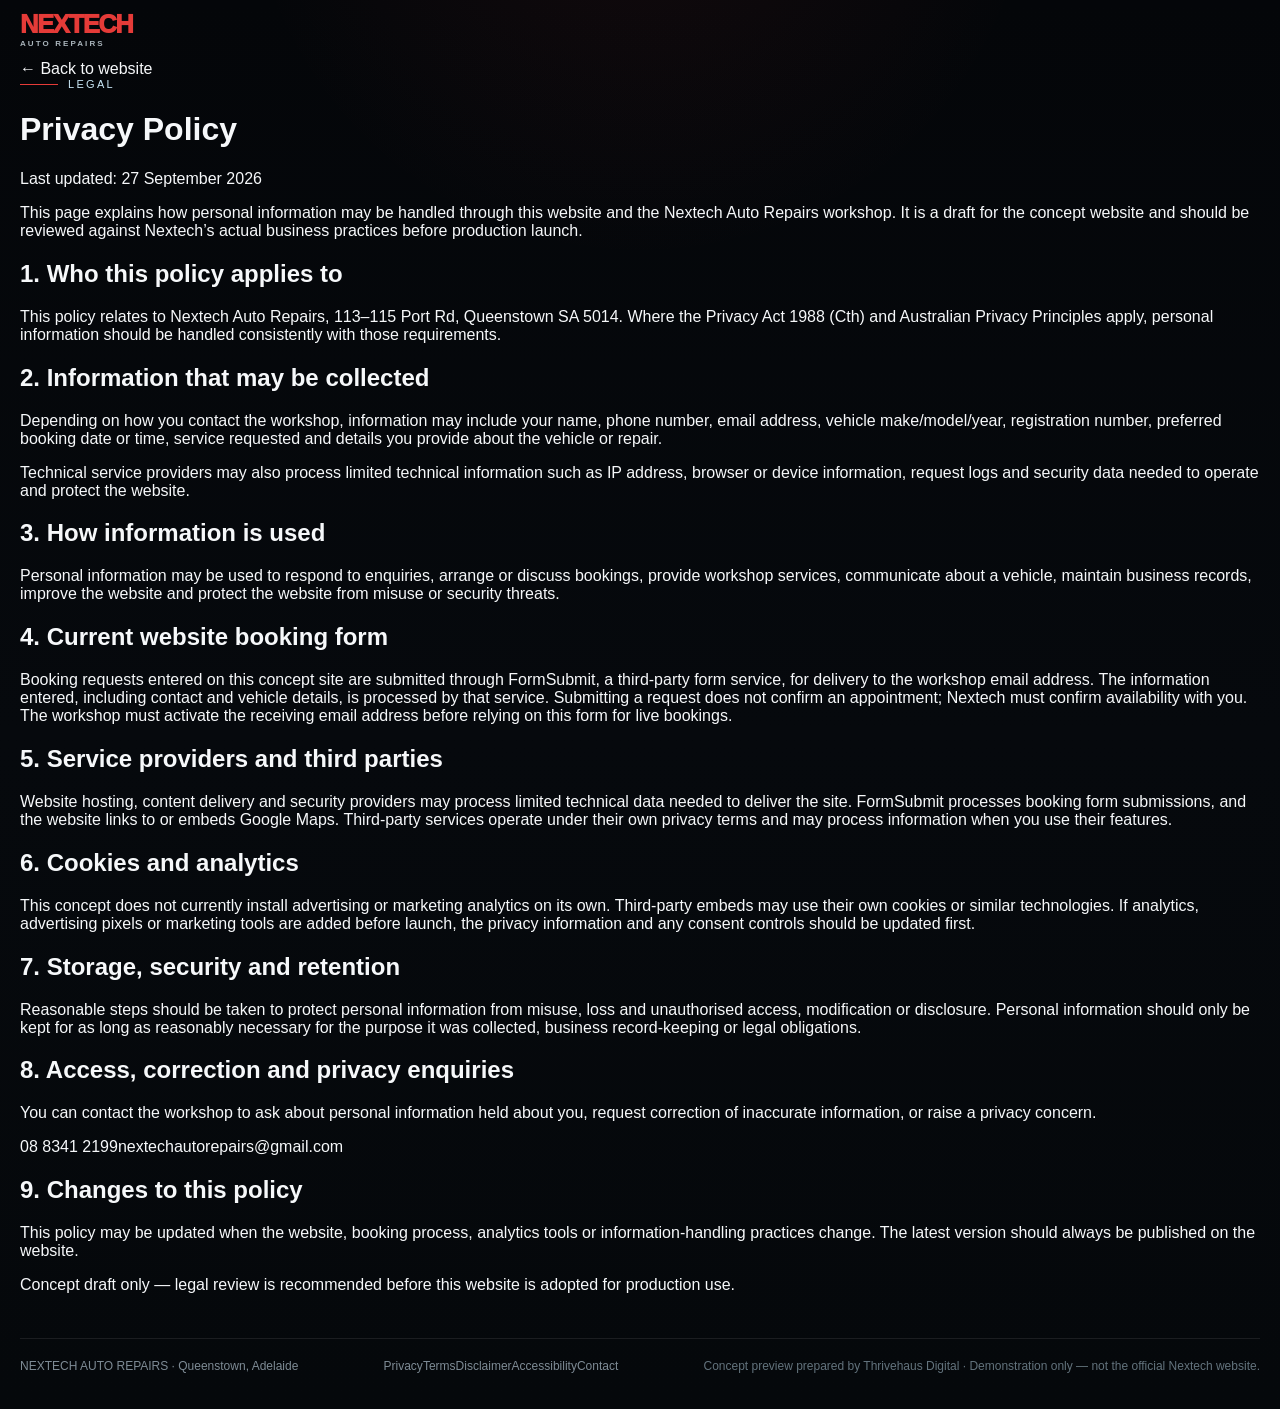
<file: privacy.html>
<!doctype html>
<html lang="en">
<head>
<meta charset="utf-8">
<meta name="viewport" content="width=device-width,initial-scale=1,viewport-fit=cover">
<link rel="stylesheet" href="css/style.css">
<title>Privacy Policy | Nextech Auto Repairs</title>
<meta name="robots" content="noindex,nofollow,noarchive">
<meta name="theme-color" content="#05080b">
</head>
<body class="legalPage">
<header class="legalHeader">
  <div class="wrap legalHeaderIn">
    <a class="brand" href="index.html" aria-label="Nextech Auto Repairs home"><span class="brandWordmark"><strong>NEXTECH</strong><small>AUTO REPAIRS</small></span></a>
    <a class="legalBack" href="index.html">← Back to website</a>
  </div>
</header>
<main class="legalMain">
  <div class="wrap legalWrap">
    <div class="legalIntro">
      <div class="ey">Legal</div>
      <h1>Privacy Policy</h1>
      <p class="legalUpdated">Last updated: 27 September 2026</p>
      <p>This page explains how personal information may be handled through this website and the Nextech Auto Repairs workshop. It is a draft for the concept website and should be reviewed against Nextech’s actual business practices before production launch.</p>
    </div>
    <section class="legalCard"><h2>1. Who this policy applies to</h2><p>This policy relates to Nextech Auto Repairs, 113–115 Port Rd, Queenstown SA 5014. Where the Privacy Act 1988 (Cth) and Australian Privacy Principles apply, personal information should be handled consistently with those requirements.</p></section>
    <section class="legalCard"><h2>2. Information that may be collected</h2><p>Depending on how you contact the workshop, information may include your name, phone number, email address, vehicle make/model/year, registration number, preferred booking date or time, service requested and details you provide about the vehicle or repair.</p><p>Technical service providers may also process limited technical information such as IP address, browser or device information, request logs and security data needed to operate and protect the website.</p></section>
    <section class="legalCard"><h2>3. How information is used</h2><p>Personal information may be used to respond to enquiries, arrange or discuss bookings, provide workshop services, communicate about a vehicle, maintain business records, improve the website and protect the website from misuse or security threats.</p></section>
    <section class="legalCard"><h2>4. Current website booking form</h2><p>Booking requests entered on this concept site are submitted through FormSubmit, a third-party form service, for delivery to the workshop email address. The information entered, including contact and vehicle details, is processed by that service. Submitting a request does not confirm an appointment; Nextech must confirm availability with you. The workshop must activate the receiving email address before relying on this form for live bookings.</p></section>
    <section class="legalCard"><h2>5. Service providers and third parties</h2><p>Website hosting, content delivery and security providers may process limited technical data needed to deliver the site. FormSubmit processes booking form submissions, and the website links to or embeds Google Maps. Third-party services operate under their own privacy terms and may process information when you use their features.</p></section>
    <section class="legalCard"><h2>6. Cookies and analytics</h2><p>This concept does not currently install advertising or marketing analytics on its own. Third-party embeds may use their own cookies or similar technologies. If analytics, advertising pixels or marketing tools are added before launch, the privacy information and any consent controls should be updated first.</p></section>
    <section class="legalCard"><h2>7. Storage, security and retention</h2><p>Reasonable steps should be taken to protect personal information from misuse, loss and unauthorised access, modification or disclosure. Personal information should only be kept for as long as reasonably necessary for the purpose it was collected, business record-keeping or legal obligations.</p></section>
    <section class="legalCard"><h2>8. Access, correction and privacy enquiries</h2><p>You can contact the workshop to ask about personal information held about you, request correction of inaccurate information, or raise a privacy concern.</p><div class="legalContact"><a href="tel:0883412199">08 8341 2199</a><a href="mailto:nextechautorepairs@gmail.com">nextechautorepairs@gmail.com</a></div></section>
    <section class="legalCard"><h2>9. Changes to this policy</h2><p>This policy may be updated when the website, booking process, analytics tools or information-handling practices change. The latest version should always be published on the website.</p></section>
    <p class="legalDraftNote">Concept draft only — legal review is recommended before this website is adopted for production use.</p>
  </div>
</main>
<footer><div class="wrap footerin footerLegalLayout"><span>NEXTECH AUTO REPAIRS · Queenstown, Adelaide</span><nav class="footerLinks" aria-label="Legal links"><a href="privacy.html" aria-current="page">Privacy</a><a href="terms.html">Terms</a><a href="disclaimer.html">Disclaimer</a><a href="accessibility.html">Accessibility</a><a href="index.html#contact">Contact</a></nav><span class="conceptNote">Concept preview prepared by Thrivehaus Digital · Demonstration only — not the official Nextech website.</span></div></footer>
</body>
</html>
</file>
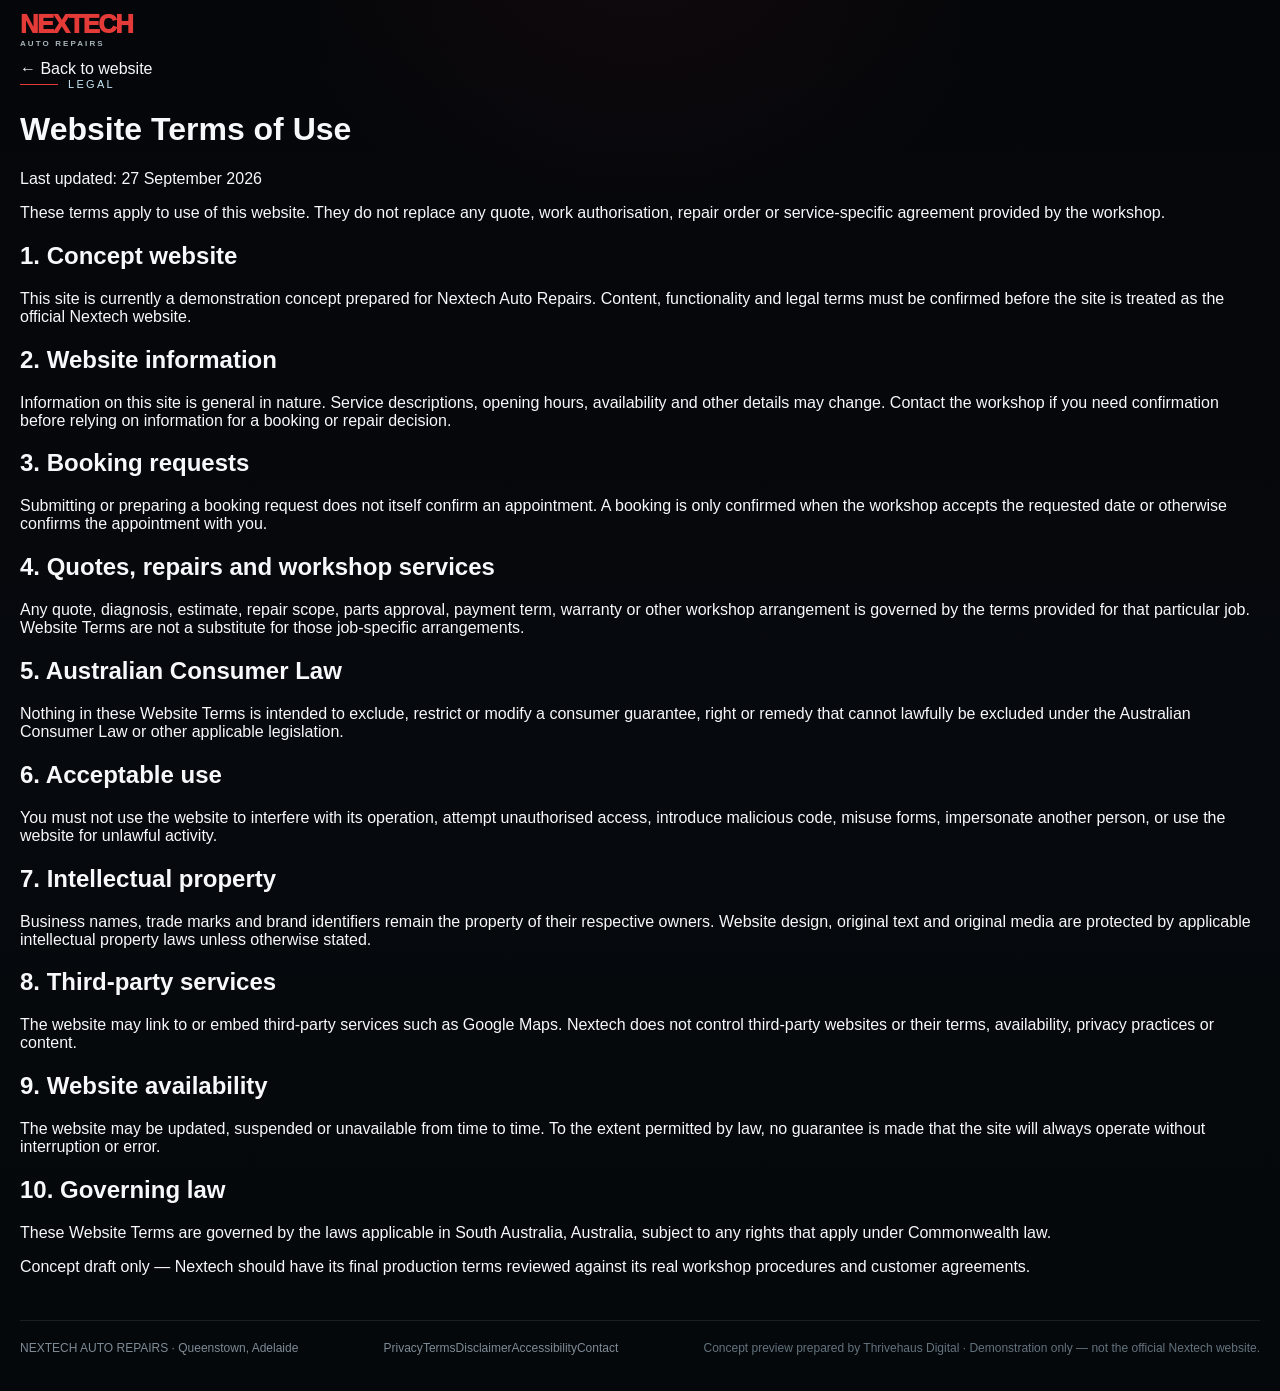
<file: terms.html>
<!doctype html>
<html lang="en">
<head><meta charset="utf-8"><meta name="viewport" content="width=device-width,initial-scale=1,viewport-fit=cover"><link rel="stylesheet" href="css/style.css"><title>Website Terms | Nextech Auto Repairs</title><meta name="robots" content="noindex,nofollow,noarchive"><meta name="theme-color" content="#05080b"></head>
<body class="legalPage">
<header class="legalHeader"><div class="wrap legalHeaderIn"><a class="brand" href="index.html" aria-label="Nextech Auto Repairs home"><span class="brandWordmark"><strong>NEXTECH</strong><small>AUTO REPAIRS</small></span></a><a class="legalBack" href="index.html">← Back to website</a></div></header>
<main class="legalMain"><div class="wrap legalWrap">
<div class="legalIntro"><div class="ey">Legal</div><h1>Website Terms of Use</h1><p class="legalUpdated">Last updated: 27 September 2026</p><p>These terms apply to use of this website. They do not replace any quote, work authorisation, repair order or service-specific agreement provided by the workshop.</p></div>
<section class="legalCard"><h2>1. Concept website</h2><p>This site is currently a demonstration concept prepared for Nextech Auto Repairs. Content, functionality and legal terms must be confirmed before the site is treated as the official Nextech website.</p></section>
<section class="legalCard"><h2>2. Website information</h2><p>Information on this site is general in nature. Service descriptions, opening hours, availability and other details may change. Contact the workshop if you need confirmation before relying on information for a booking or repair decision.</p></section>
<section class="legalCard"><h2>3. Booking requests</h2><p>Submitting or preparing a booking request does not itself confirm an appointment. A booking is only confirmed when the workshop accepts the requested date or otherwise confirms the appointment with you.</p></section>
<section class="legalCard"><h2>4. Quotes, repairs and workshop services</h2><p>Any quote, diagnosis, estimate, repair scope, parts approval, payment term, warranty or other workshop arrangement is governed by the terms provided for that particular job. Website Terms are not a substitute for those job-specific arrangements.</p></section>
<section class="legalCard"><h2>5. Australian Consumer Law</h2><p>Nothing in these Website Terms is intended to exclude, restrict or modify a consumer guarantee, right or remedy that cannot lawfully be excluded under the Australian Consumer Law or other applicable legislation.</p></section>
<section class="legalCard"><h2>6. Acceptable use</h2><p>You must not use the website to interfere with its operation, attempt unauthorised access, introduce malicious code, misuse forms, impersonate another person, or use the website for unlawful activity.</p></section>
<section class="legalCard"><h2>7. Intellectual property</h2><p>Business names, trade marks and brand identifiers remain the property of their respective owners. Website design, original text and original media are protected by applicable intellectual property laws unless otherwise stated.</p></section>
<section class="legalCard"><h2>8. Third-party services</h2><p>The website may link to or embed third-party services such as Google Maps. Nextech does not control third-party websites or their terms, availability, privacy practices or content.</p></section>
<section class="legalCard"><h2>9. Website availability</h2><p>The website may be updated, suspended or unavailable from time to time. To the extent permitted by law, no guarantee is made that the site will always operate without interruption or error.</p></section>
<section class="legalCard"><h2>10. Governing law</h2><p>These Website Terms are governed by the laws applicable in South Australia, Australia, subject to any rights that apply under Commonwealth law.</p></section>
<p class="legalDraftNote">Concept draft only — Nextech should have its final production terms reviewed against its real workshop procedures and customer agreements.</p>
</div></main>
<footer><div class="wrap footerin footerLegalLayout"><span>NEXTECH AUTO REPAIRS · Queenstown, Adelaide</span><nav class="footerLinks" aria-label="Legal links"><a href="privacy.html">Privacy</a><a href="terms.html" aria-current="page">Terms</a><a href="disclaimer.html">Disclaimer</a><a href="accessibility.html">Accessibility</a><a href="index.html#contact">Contact</a></nav><span class="conceptNote">Concept preview prepared by Thrivehaus Digital · Demonstration only — not the official Nextech website.</span></div></footer>
</body></html>
</file>
<file: css/style.css>
:root{
  --bg:#05080b;--bg2:#0a0f14;--panel:#0d141a;--panel2:#111a22;
  --text:#f6f8fa;--muted:#9aa8b3;--blue:#e53b38;--blue2:#ffaaa5;
  --red:#e53b38;--green:#68f0aa;--line:rgba(255,255,255,.085);--line2:rgba(255,255,255,.16);
  --max:1460px;--shadow:0 30px 100px rgba(0,0,0,.48)
}
*{box-sizing:border-box}
html{scroll-behavior:smooth;scroll-padding-top:120px;background:var(--bg)}
body{margin:0;background:
radial-gradient(circle at 50% -10%,rgba(229,59,56,.065),transparent 24%),
linear-gradient(180deg,#040609,#06090d 52%,#05080b);
color:var(--text);font-family:Inter,ui-sans-serif,-apple-system,BlinkMacSystemFont,"Segoe UI",sans-serif;overflow-x:hidden}
a{color:inherit;text-decoration:none}
button{font:inherit}
.wrap{width:min(calc(100% - 40px),var(--max));margin:auto}

/* NAV */
.utilityBar{position:fixed;inset:0 0 auto;z-index:2100;height:38px;background:linear-gradient(90deg,#77151b 0%,#a3262d 50%,#77151b 100%);border-bottom:1px solid rgba(255,255,255,.18);color:#fff}
.utilityIn{height:38px;display:grid;grid-template-columns:1fr auto 1fr;gap:28px;align-items:center;font-size:12px;font-weight:650}
.utilityItem.phone{justify-self:center}.utilityItem.address{justify-self:end}
.utilityItem{display:flex;align-items:center;gap:9px;white-space:nowrap;min-width:0}
.utilityIcon{width:18px;height:18px;border-radius:50%;display:grid;place-items:center;font-size:12px;color:#fff;flex:0 0 auto}
.utilityItem span:last-child{overflow:hidden;text-overflow:ellipsis}
.nav{position:fixed;inset:38px 0 auto;z-index:2000;background:rgba(4,7,10,.88);backdrop-filter:blur(20px) saturate(1.18);border-bottom:1px solid var(--line)}
.navin{   height:80px;   display:grid;   grid-template-columns:220px 1fr auto;   align-items:center;   gap:22px; }.brand{   justify-self:start;   width:220px;   height:60px;   display:flex;   align-items:center;   overflow:hidden; }.navlinks{justify-self:center}.navcta{justify-self:end}.brandLogo{   display:block;   width:170px;   height:50px;   object-fit:contain;   object-position:left center; }
.brand{display:flex;align-items:center;font-weight:900;letter-spacing:.145em;font-size:13px;white-space:nowrap}
.mark{width:37px;height:37px;border-radius:11px;display:grid;place-items:center;border:1px solid var(--line2);background:linear-gradient(145deg,#111922,#080d12);color:var(--blue);font-size:23px;box-shadow:inset 0 0 18px rgba(229,59,56,.06)}
.brand b{color:var(--blue)}
.navlinks{display:flex;gap:26px;align-items:center;color:#d8e0e6;font-size:14px}
.navlinks a{position:relative}
.navlinks a:after{content:"";position:absolute;left:0;right:100%;bottom:-9px;height:2px;background:var(--blue);transition:.22s}
.navlinks a:hover:after{right:0}
.navcta{display:flex;gap:10px;align-items:center}
.btn{display:inline-flex;align-items:center;justify-content:center;gap:8px;padding:13px 18px;border-radius:999px;border:1px solid var(--line2);background:#ffffff08;font-weight:800;white-space:nowrap;transition:.22s}
.btn:hover{transform:translateY(-1px);border-color:rgba(255,255,255,.27)}
.btn.primary{background:#fff;color:#081017;border-color:#fff}
.menu{display:none;width:44px;height:44px;border-radius:12px;border:1px solid var(--line2);background:#ffffff08;color:#fff}
.mobileMenu{display:none}

/* SCROLL EXPERIENCE */
.scrollExperience{position:relative;height:165vh;background:linear-gradient(180deg,#05080b,#070b0f 58%,#05080b)}
.stage{position:sticky;top:118px;height:calc(100vh - 118px);min-height:650px;overflow:hidden;perspective:1600px;border-bottom:1px solid var(--line);background:#05080b}
.heroVideo{position:absolute;inset:0;width:100%;height:100%;object-fit:cover;object-position:center;z-index:0;filter:saturate(.92) contrast(1.04) brightness(.68);transform:scale(1.01)}
.stage:before{content:"";position:absolute;inset:0;pointer-events:none;z-index:1;background:
linear-gradient(90deg,rgba(3,6,9,.92) 0%,rgba(3,6,9,.72) 34%,rgba(3,6,9,.28) 62%,rgba(3,6,9,.20) 100%),
linear-gradient(180deg,rgba(3,6,9,.10),rgba(3,6,9,.03) 58%,rgba(3,6,9,.58));
}
.stage:after{content:"";position:absolute;inset:0;pointer-events:none;z-index:1;background:
radial-gradient(circle at 78% 48%,rgba(229,59,56,.10),transparent 25%),
linear-gradient(180deg,transparent 72%,rgba(2,4,6,.48));
}
.stageInner{position:relative;z-index:2;height:100%;display:grid;grid-template-columns:minmax(0,620px) 1fr;align-items:center;gap:44px}
.storyCopy{position:relative;z-index:5;padding:20px 0 18px;align-self:center}
.ey{display:flex;align-items:center;gap:10px;font-size:11px;letter-spacing:.21em;text-transform:uppercase;color:#cbe9f8}
.ey:before{content:"";width:38px;height:1px;background:var(--blue)}
.storyTitle{font-size:clamp(54px,5.8vw,92px);line-height:.89;letter-spacing:-.072em;margin:16px 0 16px;max-width:610px}
.storyTitle span{display:block;color:#dbe4e9}
.storyText{max-width:550px;color:#aeb9c1;font-size:16px;line-height:1.65;margin:0}
.storyActions{display:flex;gap:11px;flex-wrap:wrap;margin-top:22px}
.storyMeta{display:none}
.storyMeta strong{display:block;font-size:22px;letter-spacing:-.04em}
.storyMeta span{display:block;margin-top:4px;color:#8ea0ac;font-size:12px}
.serviceSync{display:grid;gap:7px;margin-top:20px;max-width:600px}
.serviceStep{display:grid;grid-template-columns:48px 1fr;gap:13px;align-items:center;padding:10px 13px;border-radius:14px;border:1px solid rgba(255,255,255,.08);background:rgba(7,12,16,.42);backdrop-filter:blur(10px);opacity:.48;transform:translateX(0);transition:opacity .28s ease,transform .28s ease,border-color .28s ease,background .28s ease}
.serviceStep.active{opacity:1;transform:translateX(6px);background:rgba(10,18,24,.72);border-color:rgba(229,59,56,.42);box-shadow:0 12px 32px rgba(0,0,0,.18)}
.serviceStepNum{width:38px;height:38px;border-radius:11px;display:grid;place-items:center;border:1px solid rgba(255,255,255,.10);background:rgba(255,255,255,.04);font-size:11px;font-weight:900;letter-spacing:.14em;color:#a8c8d9;transition:.28s}
.serviceStep.active .serviceStepNum{background:#fff;color:#081017;border-color:#fff}
.serviceStepText strong{display:block;font-size:14px;line-height:1.25;margin-bottom:3px}
.serviceStepText span{display:block;font-size:11px;line-height:1.4;color:#91a2ad}
.serviceProgress{height:2px;background:rgba(255,255,255,.08);border-radius:99px;overflow:hidden;margin-top:12px}
.serviceProgress i{display:block;height:100%;width:0;background:linear-gradient(90deg,var(--blue),var(--blue2));box-shadow:0 0 12px rgba(229,59,56,.55);transition:width .12s linear}

.section{padding:92px 0}
.sectionHead{display:grid;grid-template-columns:.88fr 1.12fr;gap:48px;align-items:end;margin-bottom:34px}
.section h2{margin:14px 0 0;font-size:clamp(42px,5.3vw,72px);line-height:.93;letter-spacing:-.06em}
.sectionHead p{margin:0;color:var(--muted);font-size:16px;line-height:1.75;max-width:720px}
.serviceGrid{display:grid;grid-template-columns:repeat(4,1fr);gap:14px}
.card{min-height:220px;padding:24px;border-radius:22px;background:linear-gradient(180deg,#0f161d,#0a1015);border:1px solid var(--line);position:relative;overflow:hidden;transition:.22s}
.card:before{content:"";position:absolute;left:0;top:0;bottom:0;width:3px;background:linear-gradient(180deg,var(--blue),transparent)}
.card:hover{transform:translateY(-4px);border-color:rgba(255,255,255,.15)}
.card .k{font-size:10px;letter-spacing:.18em;text-transform:uppercase;color:#b7d0dd}
.card h3{margin:48px 0 10px;font-size:26px;letter-spacing:-.04em}
.card p{margin:0;color:var(--muted);font-size:14px;line-height:1.6}
.split{display:grid;grid-template-columns:1.02fr .98fr;gap:16px}
.panel{padding:28px;border-radius:24px;background:linear-gradient(180deg,#0f161d,#0a1015);border:1px solid var(--line)}
.metrics{display:grid;grid-template-columns:repeat(2,1fr);gap:12px;margin-top:20px}
.metric{padding:18px;border-radius:18px;background:#ffffff06;border:1px solid #ffffff0a}
.metric strong{display:block;font-size:38px;letter-spacing:-.05em}
.metric span{display:block;color:var(--muted);font-size:13px;line-height:1.5;margin-top:5px}
.featureList{display:grid;gap:11px;margin-top:20px}
.feature{padding:17px 18px;border-radius:18px;background:#ffffff06;border:1px solid #ffffff0a}
.feature strong{display:block;font-size:15px;margin-bottom:4px}
.feature span{display:block;color:var(--muted);font-size:13px;line-height:1.58}
.reviews{display:grid;grid-template-columns:repeat(3,1fr);gap:14px}
.review{padding:25px;border-radius:22px;background:linear-gradient(180deg,#0f161d,#0a1015);border:1px solid var(--line)}
.stars{color:#ffd84f;letter-spacing:.08em;font-size:14px}
.review p{color:#dce5ea;font-size:14px;line-height:1.72;margin:14px 0 16px}
.review strong{font-size:14px}
.contact{padding:34px;border-radius:28px;background:radial-gradient(circle at 85% 0%,rgba(229,59,56,.10),transparent 28%),linear-gradient(180deg,#101821,#0b1117);border:1px solid var(--line);display:grid;grid-template-columns:1fr .95fr;gap:28px;box-shadow:var(--shadow)}
.contactGrid{display:grid;grid-template-columns:1fr 1fr;gap:12px}
.contactCard{padding:18px;border-radius:18px;background:#ffffff06;border:1px solid #ffffff0a}
.contactCard small{display:block;text-transform:uppercase;letter-spacing:.15em;font-size:10px;color:#b8d1df;margin-bottom:8px}
.contactCard strong{display:block;font-size:18px;margin-bottom:4px}
.contactCard span{display:block;color:var(--muted);font-size:13px;line-height:1.5}
.journeyFeature{display:grid;grid-template-columns:minmax(0,1.35fr) minmax(320px,.65fr);gap:16px;align-items:stretch}
.journeyMedia{position:relative;min-height:560px;border-radius:26px;overflow:hidden;border:1px solid var(--line);background:#070b0f;box-shadow:var(--shadow)}
.journeyVideo{position:absolute;inset:0;width:100%;height:100%;object-fit:cover;object-position:center;filter:saturate(.92) contrast(1.05) brightness(.82)}
.journeyShade{position:absolute;inset:0;background:linear-gradient(180deg,rgba(4,7,10,.08),rgba(4,7,10,.10) 55%,rgba(4,7,10,.82));pointer-events:none}
.journeyCount{position:absolute;top:18px;right:18px;padding:10px 13px;border-radius:999px;background:rgba(5,9,12,.60);border:1px solid rgba(255,255,255,.10);backdrop-filter:blur(10px);font-size:10px;letter-spacing:.16em;color:#d2e3eb}
.journeyCaption{position:absolute;left:28px;right:28px;bottom:24px}
.journeyCaption small{display:block;font-size:10px;letter-spacing:.18em;text-transform:uppercase;color:#b8d8e7;margin-bottom:8px}
.journeyCaption strong{display:block;font-size:clamp(30px,3.2vw,48px);line-height:.98;letter-spacing:-.045em;max-width:720px}
.journeySteps{display:grid;gap:10px}.journeyFollow{padding:2px 3px 6px;font-size:10px;letter-spacing:.14em;text-transform:uppercase;color:#718590}
.journeyStep{width:100%;display:grid;grid-template-columns:48px 1fr;gap:14px;align-items:center;text-align:left;padding:18px;border-radius:18px;border:1px solid var(--line);background:linear-gradient(180deg,#0f161d,#0a1015);color:var(--text);cursor:pointer;transition:.22s}
.journeyStep:hover{transform:translateX(3px);border-color:rgba(255,255,255,.16)}
.journeyStep.active{border-color:rgba(229,59,56,.42);background:linear-gradient(180deg,#111d25,#0b1319);box-shadow:inset 3px 0 0 var(--blue)}
.journeyStep>span{width:40px;height:40px;border-radius:11px;display:grid;place-items:center;background:#ffffff06;border:1px solid #ffffff0b;color:#a9bfcb;font-size:10px;letter-spacing:.12em;font-weight:800}
.journeyStep.active>span{background:#fff;color:#081017;border-color:#fff}
.journeyStep strong{display:block;font-size:16px;margin-bottom:4px}
.journeyStep small{display:block;color:#8fa0ab;font-size:12px;line-height:1.45}
.bookingForm{display:grid;gap:14px;padding:22px;border-radius:20px;background:#ffffff05;border:1px solid #ffffff0a}
.formRow{display:grid;grid-template-columns:1fr 1fr;gap:12px}
.bookingForm label{display:grid;gap:7px}
.bookingForm label>span{font-size:10px;text-transform:uppercase;letter-spacing:.14em;color:#b4c8d3}
.bookingForm input,.bookingForm select,.bookingForm textarea{width:100%;border:1px solid rgba(255,255,255,.10);background:#0b1116;color:#f2f5f7;border-radius:12px;padding:13px 14px;outline:none}
.bookingForm input:focus,.bookingForm select:focus,.bookingForm textarea:focus{border-color:rgba(229,59,56,.55);box-shadow:0 0 0 3px rgba(229,59,56,.08)}
.bookingForm textarea{resize:vertical}
.formSubmit{justify-self:start;cursor:pointer}
.formNote{margin:0;color:#8798a4;font-size:12px}.formNote a{color:#d6ecf8}
footer{padding:28px 0 36px;color:#7e8b95;font-size:12px}
.footerin{padding-top:20px;border-top:1px solid var(--line);display:flex;justify-content:space-between;gap:16px;flex-wrap:wrap}

@media(max-width:1180px){.processLine{grid-template-columns:repeat(2,1fr)}
  .stageInner{grid-template-columns:minmax(0,610px) 1fr}.storyCopy{padding:18px 0}.stage{min-height:760px}
  .sectionHead,.split,.contact,.journeyFeature{grid-template-columns:1fr}.serviceGrid{grid-template-columns:repeat(2,1fr)}.reviews{grid-template-columns:1fr}
}
@media(max-width:920px){.navin{grid-template-columns:1fr auto}.navlinks{display:none}.navcta{justify-self:end}.utilityIn{grid-template-columns:1fr 1fr;gap:12px;font-size:11px}.utilityItem.address{display:none}
  .navcta .phone{display:none}.menu{display:grid;place-items:center}
  .mobileMenu{position:fixed;z-index:1999;top:118px;left:16px;right:16px;padding:16px;border-radius:20px;background:rgba(8,12,17,.97);border:1px solid var(--line);box-shadow:var(--shadow)}
  .mobileMenu.open{display:grid;gap:10px}.mobileMenu a{padding:14px;border-radius:14px;background:#ffffff07;border:1px solid #ffffff0b;font-weight:750}
}
@media(max-width:700px){.processLine{grid-template-columns:1fr}.processLine:before{display:none}.utilityBar{height:34px}.utilityIn{height:34px;grid-template-columns:1fr;font-size:10px}.utilityItem.hours{display:none}.utilityItem.phone{justify-content:center}
  .wrap{width:min(calc(100% - 24px),var(--max))}.navin{height:70px}.brandLogo{width:150px;max-height:56px}.brand{font-size:11px;letter-spacing:.11em}.mark{width:34px;height:34px;font-size:20px}
  .scrollExperience{height:150vh}.stage{top:104px;height:calc(100vh - 104px);min-height:730px}
  .stageInner{display:block;padding-top:18px}.storyCopy{padding-top:12px}.storyTitle{font-size:52px;line-height:.9}.storyText{font-size:15px}.storyMeta{gap:16px;margin-top:22px}
  .serviceSync{margin-top:16px;gap:7px}.serviceStep{grid-template-columns:42px 1fr;padding:10px 11px}.serviceStepNum{width:35px;height:35px;font-size:10px}
  .diagPanel{left:14px;right:14px;top:auto;bottom:8px;width:auto;min-width:0}.diagPanel .system:nth-of-type(n+4){display:none}
  .serviceGrid,.metrics,.contactGrid,.formRow{grid-template-columns:1fr}.journeyMedia{min-height:430px}.journeyCaption{left:20px;right:20px;bottom:18px}.journeySteps{grid-template-columns:1fr}.section{padding:72px 0}.sectionHead{gap:20px}.contact{padding:24px}.mobileMenu{top:104px}
}

/* =========================================
   ANIMATED WORKSHOP PROCESS TIMELINE
========================================= */
.processSection{
  padding-top:64px;
  padding-bottom:82px;
}
.processSection .processHead{
  margin-bottom:20px;
}
.processTimeline{
  --process-progress:0;
  position:relative;
  display:grid;
  grid-template-columns:repeat(4,1fr);
  gap:14px;
  padding-top:42px;
}
.processRail{
  position:absolute;
  left:6.5%;
  right:6.5%;
  top:19px;
  height:2px;
  background:rgba(255,255,255,.08);
  overflow:hidden;
}
.processRail i{
  display:block;
  height:100%;
  width:calc(var(--process-progress) * 100%);
  background:linear-gradient(90deg,var(--blue),var(--blue2));
  box-shadow:0 0 16px rgba(229,59,56,.42);
  transition:width .16s linear;
}
.processStage{
  position:relative;
  min-height:235px;
  padding:58px 20px 20px;
  border-radius:18px;
  background:
    radial-gradient(circle at 80% 0%,rgba(229,59,56,.05),transparent 28%),
    linear-gradient(180deg,#0f151b,#0a1015);
  border:1px solid rgba(255,255,255,.08);
  opacity:.34;
  transform:translateY(22px);
  transition:
    opacity .45s ease,
    transform .45s cubic-bezier(.2,.8,.2,1),
    border-color .35s ease,
    background .35s ease;
}
.processStage.is-active{
  opacity:1;
  transform:translateY(0);
  border-color:rgba(229,59,56,.22);
  background:
    radial-gradient(circle at 80% 0%,rgba(229,59,56,.09),transparent 30%),
    linear-gradient(180deg,#101820,#0a1015);
}
.processMarker{
  position:absolute;
  top:-42px;
  left:18px;
  z-index:4;
}
.processMarker span{
  width:38px;
  height:38px;
  border-radius:50%;
  display:grid;
  place-items:center;
  background:#0b1218;
  border:1px solid rgba(229,59,56,.32);
  color:#a9d8ef;
  font-size:10px;
  letter-spacing:.12em;
  font-weight:900;
  box-shadow:0 0 0 7px rgba(5,8,11,.95);
  transition:.35s ease;
}
.processStage.is-active .processMarker span{
  background:var(--red);
  color:#fff;
  border-color:#fff;
  box-shadow:0 0 0 7px rgba(229,59,56,.08),0 0 22px rgba(229,59,56,.18);
}
.processIcon{
  width:42px;
  height:42px;
  border-radius:12px;
  display:grid;
  place-items:center;
  margin-bottom:18px;
  background:rgba(255,255,255,.035);
  border:1px solid rgba(255,255,255,.08);
  color:#9fcfe6;
}
.processIcon svg{
  width:22px;
  height:22px;
  fill:none;
  stroke:currentColor;
  stroke-width:1.7;
  stroke-linecap:round;
  stroke-linejoin:round;
}
.processStage strong{
  display:block;
  font-size:22px;
  letter-spacing:-.035em;
  margin-bottom:8px;
}
.processStage p{
  margin:0;
  color:#aab7c0;
  font-size:13px;
  line-height:1.58;
}
.processStage small{
  display:block;
  margin-top:18px;
  color:#6f838f;
  font-size:10px;
  letter-spacing:.12em;
  text-transform:uppercase;
}
.processStage.is-active small{color:#8fb9cd}

@media(max-width:1180px){
  .processTimeline{
    grid-template-columns:repeat(2,1fr);
    gap:18px 14px;
    padding-top:0;
  }
  .processRail{display:none}
  .processMarker{
    top:16px;
    right:16px;
    left:auto;
  }
  .processMarker span{
    box-shadow:none;
  }
  .processStage{
    padding-top:24px;
    min-height:220px;
  }
}

@media(max-width:700px){
  .processSection{
    padding-top:48px;
    padding-bottom:64px;
  }
  .processTimeline{
    grid-template-columns:1fr;
    gap:12px;
  }
  .processStage{
    min-height:0;
    padding:22px 20px 20px 78px;
    transform:translateY(16px);
  }
  .processMarker{
    left:18px;
    right:auto;
    top:18px;
  }
  .processIcon{
    width:38px;
    height:38px;
    margin-bottom:12px;
  }
  .processStage strong{font-size:20px}
  .processStage small{margin-top:12px}
}

/* =========================================
   DETAILED WHY NEXTECH SECTION
========================================= */
.whySection{padding-top:78px}
.whyHead{margin-bottom:28px}
.whyLayout{
  display:grid;
  grid-template-columns:minmax(320px,.7fr) minmax(0,1.3fr);
  gap:16px;
  align-items:stretch
}
.whyProof{
  display:flex;
  flex-direction:column;
  justify-content:space-between;
  min-height:610px;
  padding:30px;
  border-radius:26px;
  background:
    radial-gradient(circle at 82% 8%,rgba(229,59,56,.11),transparent 28%),
    linear-gradient(180deg,#101820,#0a1015);
  border:1px solid var(--line);
  box-shadow:var(--shadow)
}
.whyProofKicker{
  display:block;
  font-size:10px;
  letter-spacing:.18em;
  text-transform:uppercase;
  color:#acd5e8;
  margin-bottom:18px
}
.whyRating{
  display:block;
  font-size:clamp(58px,6vw,96px);
  line-height:.88;
  letter-spacing:-.065em
}
.whyProofTop p{
  margin:18px 0 0;
  max-width:430px;
  color:#aab7c0;
  font-size:15px;
  line-height:1.65
}
.whyProofStats{
  display:grid;
  grid-template-columns:repeat(3,1fr);
  gap:10px;
  margin:28px 0
}
.whyProofStats>div{
  padding:15px;
  border-radius:15px;
  background:#ffffff05;
  border:1px solid #ffffff09
}
.whyProofStats strong{
  display:block;
  font-size:26px;
  letter-spacing:-.04em;
  margin-bottom:5px
}
.whyProofStats span{
  display:block;
  color:#82939d;
  font-size:11px;
  line-height:1.35
}
.whyAddress{
  padding-top:20px;
  border-top:1px solid rgba(255,255,255,.08)
}
.whyAddress small{
  display:block;
  margin-bottom:7px;
  text-transform:uppercase;
  letter-spacing:.15em;
  color:#8097a3;
  font-size:9px
}
.whyAddress strong{
  display:block;
  font-size:20px;
  margin-bottom:4px
}
.whyAddress span{color:#91a1aa;font-size:13px}

.whyReasons{
  display:grid;
  grid-template-columns:1fr 1fr;
  gap:12px
}
.whyReason{
  position:relative;
  display:grid;
  grid-template-columns:50px 1fr;
  gap:16px;
  min-height:190px;
  padding:24px 22px;
  border-radius:20px;
  background:
    radial-gradient(circle at 92% 0%,rgba(229,59,56,.05),transparent 24%),
    linear-gradient(180deg,#0f161c,#0a1015);
  border:1px solid var(--line);
  transition:transform .22s ease,border-color .22s ease,background .22s ease
}
.whyReason:hover{
  transform:translateY(-3px);
  border-color:rgba(229,59,56,.25);
  background:
    radial-gradient(circle at 92% 0%,rgba(229,59,56,.09),transparent 27%),
    linear-gradient(180deg,#111920,#0a1015)
}
.whyReasonNo{
  position:absolute;
  right:16px;
  top:14px;
  color:#4f6470;
  font-size:9px;
  letter-spacing:.14em
}
.whyReasonIcon{
  width:46px;
  height:46px;
  border-radius:13px;
  display:grid;
  place-items:center;
  background:#ffffff05;
  border:1px solid #ffffff0a;
  color:#9fd6ef;
  font-size:20px
}
.whyReason h3{
  margin:2px 0 9px;
  font-size:20px;
  line-height:1.1;
  letter-spacing:-.035em
}
.whyReason p{
  margin:0;
  color:#9eadb6;
  font-size:13px;
  line-height:1.6
}

@media(max-width:1180px){
  .whyLayout{grid-template-columns:1fr}
  .whyProof{min-height:auto}
}
@media(max-width:760px){
  .whyReasons{grid-template-columns:1fr}
  .whyProofStats{grid-template-columns:1fr}
  .whyReason{min-height:0}
}

/* =========================================
   RESPONSIVE / DYNAMIC MOBILE SIZING
   Keeps desktop unchanged; scales phone/tablet by viewport
========================================= */

/* Tablet / small laptop */
@media (max-width: 1024px){
  :root{
    --mobile-pad:clamp(14px,3vw,28px);
  }

  .wrap{
    width:min(calc(100% - (var(--mobile-pad) * 2)),var(--max));
  }

  .navin{
    padding-inline:0;
  }

  .brandLogo{
    width:clamp(145px,20vw,180px);
    max-height:58px;
  }

  .btn{
    padding:clamp(10px,1.5vw,13px) clamp(14px,2vw,18px);
    font-size:clamp(13px,1.5vw,15px);
  }

  .section,
  .servicesCinema{
    padding-top:clamp(58px,8vw,82px);
    padding-bottom:clamp(58px,8vw,82px);
  }

  .sectionHead,
  

  .section h2,
  .servicesIntro h2{
    font-size:clamp(38px,6vw,64px);
  }

  .serviceChapter.serviceScene,
  .serviceChapter.serviceScene .chapterVisual{
    min-height:clamp(500px,66vw,590px);
  }

  .sceneCaption h3,
  .serviceDiag2.diagFull .diagCaption h3{
    font-size:clamp(38px,5.8vw,58px);
  }

  .whyProof{
    padding:clamp(22px,3vw,30px);
  }
}

/* Phone / compact tablet */
@media (max-width: 700px){
  html{
    scroll-padding-top:104px;
  }

  body{
    font-size:clamp(14px,3.8vw,16px);
  }

  .wrap{
    width:calc(100% - clamp(24px,6vw,36px));
  }

  /* Top utility bar */
  .utilityBar{
    height:34px;
  }

  .utilityIn{
    height:34px;
    display:flex;
    align-items:center;
    justify-content:center;
    padding-inline:6px;
  }

  .utilityItem.phone{
    font-size:clamp(10px,2.9vw,12px);
  }

  .utilityItem.hours,
  .utilityItem.address{
    display:none;
  }

  /* Main mobile nav */
  .nav{
    inset:34px 0 auto;
  }

  .navin{
    height:70px;
    grid-template-columns:minmax(0,1fr) auto;
    gap:10px;
  }

  .brandLogo{
    width:clamp(122px,37vw,155px);
    max-width:100%;
    height:auto;
  }

  .navcta{
    gap:8px;
  }

  .navcta .btn.primary{
    display:none;
  }

  .menu{
    display:grid;
    place-items:center;
    width:clamp(42px,11vw,48px);
    height:clamp(42px,11vw,48px);
  }

  .mobileMenu{
    top:104px;
    left:12px;
    right:12px;
    max-height:calc(100dvh - 116px);
    overflow:auto;
  }

  /* Hero adapts to both phone width AND phone height */
  .scrollExperience{
    height:clamp(115dvh,140dvh,150dvh);
  }

  .stage{
    top:104px;
    height:calc(100dvh - 104px);
    min-height:0;
  }

  .stageInner{
    height:100%;
    padding-top:clamp(10px,2.5dvh,20px);
  }

  .storyCopy{
    width:100%;
    max-width:100%;
    padding:clamp(10px,2dvh,18px) 0 14px;
  }

  .ey{
    font-size:clamp(9px,2.5vw,11px);
    letter-spacing:.17em;
  }

  .ey:before{
    width:clamp(24px,8vw,34px);
  }

  .storyTitle{
    max-width:min(92vw,560px);
    font-size:clamp(42px,12vw,58px);
    line-height:.91;
    margin:clamp(10px,2dvh,16px) 0 clamp(10px,2dvh,16px);
  }

  .storyText{
    max-width:92vw;
    font-size:clamp(13px,3.7vw,16px);
    line-height:1.55;
  }

  .storyActions{
    margin-top:clamp(14px,2.2dvh,20px);
    gap:8px;
  }

  .storyActions .btn{
    padding:11px 15px;
    font-size:13px;
  }

  .serviceSync{
    width:100%;
    max-width:100%;
    margin-top:clamp(12px,2dvh,16px);
    gap:6px;
  }

  .serviceStep{
    grid-template-columns:38px minmax(0,1fr);
    gap:10px;
    padding:9px 10px;
    border-radius:12px;
  }

  .serviceStepNum{
    width:34px;
    height:34px;
    font-size:9px;
  }

  .serviceStepText strong{
    font-size:clamp(12px,3.4vw,14px);
  }

  .serviceStepText span{
    font-size:clamp(9px,2.8vw,11px);
  }

  /* Service introduction */
  .servicesIntro,
  .sectionHead{
    display:block;
  }

  .servicesIntro h2,
  .section h2{
    font-size:clamp(38px,11vw,52px);
    line-height:.94;
    margin-top:10px;
  }

  .servicesIntro p,
  .sectionHead>p{
    margin-top:18px;
    font-size:14px;
    line-height:1.62;
  }

  /* Full service scenes */
  .serviceChapters{
    gap:16px;
    margin-top:24px;
  }

  .serviceChapter.serviceScene,
  .serviceChapter.serviceScene .chapterVisual,
  .serviceDiag2.diagFull,
  .serviceDiag2.diagFull .chapterVisual{
    min-height:clamp(430px,118vw,540px);
    border-radius:20px;
  }

  .serviceChapter.serviceScene .chapterVisual:after{
    transform:scale(1.02);
  }

  .sceneTag{
    top:14px !important;
    left:14px !important;
    max-width:calc(100% - 28px);
    padding:8px 10px;
    font-size:8px;
  }

  .sceneCaption,
  .serviceChapter.serviceScene .sceneCaption,
  .serviceDiag2.diagFull .diagCaption{
    left:18px !important;
    right:18px !important;
    bottom:18px !important;
    max-width:none;
  }

  .sceneCaption h3,
  .serviceDiag2.diagFull .diagCaption h3{
    font-size:clamp(34px,10vw,44px);
    line-height:.94;
    margin-bottom:9px;
  }

  .sceneCaption p,
  .serviceDiag2.diagFull .diagCaption p{
    font-size:clamp(12px,3.5vw,14px);
    line-height:1.55;
  }

  .sceneCaption a,
  .serviceDiag2.diagFull .diagCaption a{
    margin-top:14px;
    font-size:13px;
  }

  .serviceDiag2.diagFull .diagOverlay{
    top:14px;
    right:14px;
    width:min(48vw,205px);
    padding:11px 12px;
    border-radius:14px;
  }

  .serviceDiag2.diagFull .diagOverlay small{
    font-size:8px;
    margin-bottom:5px;
  }

  .serviceDiag2.diagFull .diagOverlay i{
    padding:6px 0;
    font-size:10px;
  }

  .hotspot{
    font-size:8px;
  }

  .hotspot span{
    display:none;
  }

  /* More services */
  .moreServices{
    margin-top:24px;
    padding-top:18px;
  }

  

  

  

  .moreService{
    padding:14px;
    border-radius:14px;
  }

  /* Process timeline */
  .processSection{
    padding-top:clamp(44px,10vw,58px);
    padding-bottom:clamp(52px,12vw,68px);
  }

  .processSection .processHead{
    margin-bottom:18px;
  }

  .processTimeline{
    grid-template-columns:1fr;
    gap:10px;
  }

  .processStage{
    padding:20px 18px 18px 72px;
    border-radius:16px;
  }

  .processMarker{
    left:16px;
    top:17px;
  }

  .processMarker span{
    width:34px;
    height:34px;
  }

  .processIcon{
    width:36px;
    height:36px;
  }

  .processStage strong{
    font-size:19px;
  }

  .processStage p{
    font-size:12px;
    line-height:1.52;
  }

  /* Why Nextech */
  .whySection{
    padding-top:clamp(52px,12vw,70px);
  }

  .whyLayout{
    grid-template-columns:1fr;
    gap:12px;
  }

  .whyProof{
    min-height:0;
    padding:20px;
    border-radius:20px;
  }

  .whyRating{
    font-size:clamp(54px,18vw,78px);
  }

  .whyProofTop p{
    font-size:13px;
  }

  .whyProofStats{
    grid-template-columns:repeat(3,minmax(0,1fr));
    gap:7px;
    margin:20px 0;
  }

  .whyProofStats>div{
    padding:11px 9px;
    min-width:0;
  }

  .whyProofStats strong{
    font-size:clamp(20px,6vw,26px);
  }

  .whyProofStats span{
    font-size:9px;
  }

  .whyReasons{
    grid-template-columns:1fr;
    gap:9px;
  }

  .whyReason{
    min-height:0;
    grid-template-columns:42px minmax(0,1fr);
    gap:12px;
    padding:18px 16px;
    border-radius:16px;
  }

  .whyReasonIcon{
    width:40px;
    height:40px;
    border-radius:11px;
    font-size:17px;
  }

  .whyReason h3{
    padding-right:22px;
    font-size:18px;
    line-height:1.15;
    margin-bottom:7px;
  }

  .whyReason p{
    font-size:12px;
    line-height:1.55;
  }

  /* Reviews */
  .reviews{
    grid-template-columns:1fr;
    gap:10px;
  }

  .review{
    padding:20px;
    border-radius:18px;
  }

  /* Booking/contact */
  .contact{
    grid-template-columns:1fr;
    gap:20px;
    padding:20px;
    border-radius:20px;
  }

  .bookingForm{
    padding:16px;
    border-radius:16px;
  }

  .formRow{
    grid-template-columns:1fr;
    gap:12px;
  }

  .bookingForm input,
  .bookingForm select,
  .bookingForm textarea{
    font-size:16px; /* prevents iOS zoom on focus */
    padding:13px;
  }

  .formSubmit{
    width:100%;
  }
}

/* Very small phones */
@media (max-width: 390px){
  .wrap{
    width:calc(100% - 20px);
  }

  .brandLogo{
    width:118px;
  }

  .storyTitle{
    font-size:clamp(38px,11.8vw,46px);
  }

  .storyActions{
    display:grid;
    grid-template-columns:1fr 1fr;
  }

  .storyActions .btn{
    width:100%;
    padding-inline:10px;
  }

  .serviceStep{
    grid-template-columns:34px minmax(0,1fr);
  }

  .serviceStepNum{
    width:30px;
    height:30px;
  }

  .whyProofStats{
    grid-template-columns:1fr;
  }

  .serviceDiag2.diagFull .diagOverlay{
    width:180px;
  }
}

/* Short landscape phones */
@media (max-width: 900px) and (max-height: 520px) and (orientation: landscape){
  .utilityBar{
    display:none;
  }

  .nav{
    inset:0 0 auto;
  }

  .navin{
    height:60px;
  }

  .brandLogo{
    width:125px;
    max-height:48px;
  }

  .stage{
    top:60px;
    height:calc(100dvh - 60px);
  }

  .scrollExperience{
    height:120dvh;
  }

  .storyTitle{
    font-size:clamp(34px,7vw,50px);
  }

  .storyText{
    font-size:12px;
    max-width:52vw;
  }

  .serviceSync{
    max-width:50vw;
  }
}

/* Mobile: remove suspension hotspots / blue dots */
@media (max-width:700px){
  .suspensionScene .hotspot{
    display:none !important;
  }
}

/* =========================================
   FAQ + MOBILE CONVERSION BAR
========================================= */
.faqSection{
  padding-top:76px;
}
.faqHead{
  margin-bottom:24px;
}
.faqGrid{
  display:grid;
  grid-template-columns:1fr 1fr;
  gap:12px;
}
.faqItem{
  border-radius:18px;
  background:linear-gradient(180deg,#0f161c,#0a1015);
  border:1px solid var(--line);
  overflow:hidden;
}
.faqItem summary{
  list-style:none;
  cursor:pointer;
  display:flex;
  align-items:center;
  justify-content:space-between;
  gap:20px;
  padding:20px 22px;
  font-weight:800;
  font-size:16px;
}
.faqItem summary::-webkit-details-marker{display:none}
.faqItem summary b{
  width:30px;
  height:30px;
  border-radius:50%;
  display:grid;
  place-items:center;
  flex:0 0 auto;
  background:#ffffff06;
  border:1px solid #ffffff0a;
  color:#9fd6ef;
  font-size:18px;
  font-weight:500;
  transition:transform .2s ease,background .2s ease,color .2s ease;
}
.faqItem[open] summary b{
  transform:rotate(45deg);
  background:#fff;
  color:#081017;
}
.faqItem p{
  margin:0;
  padding:0 22px 22px;
  color:#9eadb6;
  font-size:13px;
  line-height:1.65;
  max-width:760px;
}

.mobileActionBar{
  display:none;
}

@media(max-width:800px){
  .faqGrid{
    grid-template-columns:1fr;
  }

  .faqItem summary{
    padding:17px 18px;
    font-size:15px;
  }

  .faqItem p{
    padding:0 18px 18px;
    font-size:12px;
  }

  .mobileActionBar{
    position:fixed;
    z-index:2600;
    left:10px;
    right:10px;
    bottom:calc(10px + env(safe-area-inset-bottom));
    display:grid;
    grid-template-columns:1fr 1fr;
    gap:8px;
    padding:7px;
    border-radius:18px;
    background:rgba(7,11,15,.88);
    border:1px solid rgba(255,255,255,.10);
    backdrop-filter:blur(18px);
    box-shadow:0 16px 40px rgba(0,0,0,.38);
    opacity:0;
    visibility:hidden;
    pointer-events:none;
    transform:translateY(16px);
    transition:opacity .2s ease,transform .2s ease,visibility .2s;
  }

  .mobileActionBar.is-visible{
    opacity:1;
    visibility:visible;
    pointer-events:auto;
    transform:none;
  }

  .mobileActionBar a{
    min-height:46px;
    border-radius:13px;
    display:flex;
    align-items:center;
    justify-content:center;
    font-size:13px;
    font-weight:850;
    background:#ffffff07;
    border:1px solid #ffffff0a;
  }

  .mobileActionBar a.primary{
    background:#fff;
    color:#081017;
    border-color:#fff;
  }

  body{
    padding-bottom:calc(76px + env(safe-area-inset-bottom));
  }
}

@media(max-width:390px){
  .mobileActionBar{
    left:8px;
    right:8px;
    bottom:calc(8px + env(safe-area-inset-bottom));
  }

  .mobileActionBar a{
    min-height:44px;
    font-size:12px;
  }
}

/* =========================================
   CLIENT PITCH POLISH
========================================= */

/* Header compresses subtly after the hero starts moving */
.nav,
.navin,
.brandLogo,
.navlinks,
.navcta .btn{
  transition:
    height .28s ease,
    width .28s ease,
    max-height .28s ease,
    padding .28s ease,
    background .28s ease,
    border-color .28s ease,
    box-shadow .28s ease;
}
.nav.is-scrolled{
  background:rgba(4,7,10,.95);
  border-bottom-color:rgba(255,255,255,.10);
  box-shadow:0 14px 38px rgba(0,0,0,.22);
}
.nav.is-scrolled .brandLogo{
  width:168px;
  max-height:55px;
}
.nav.is-scrolled .navcta .btn{
  padding:10px 16px;
}

/* Trust proof above testimonials */
.reviewTrustBar{
  display:grid;
  grid-template-columns:auto 1px auto minmax(260px,1fr);
  align-items:center;
  gap:22px;
  margin:0 0 14px;
  padding:18px 22px;
  border:1px solid var(--line);
  border-radius:20px;
  background:
    radial-gradient(circle at 92% 0%,rgba(229,59,56,.07),transparent 25%),
    linear-gradient(180deg,#0f161d,#0a1015);
}
.reviewTrustBar>div{
  display:flex;
  align-items:baseline;
  gap:9px;
  white-space:nowrap;
}
.reviewTrustBar strong{
  font-size:25px;
  letter-spacing:-.04em;
}
.reviewTrustBar span{
  color:#8397a2;
  font-size:11px;
  text-transform:uppercase;
  letter-spacing:.10em;
}
.reviewTrustBar i{
  width:1px;
  height:28px;
  background:rgba(255,255,255,.10);
}
.reviewTrustBar p{
  margin:0;
  color:#9aaab4;
  font-size:12px;
  line-height:1.5;
  justify-self:end;
  max-width:440px;
}
.review{
  transition:transform .25s ease,border-color .25s ease,box-shadow .25s ease;
}
.review:hover{
  transform:translateY(-4px);
  border-color:rgba(229,59,56,.20);
  box-shadow:0 20px 45px rgba(0,0,0,.18);
}

/* Demo form interaction */
.demoFormStatus{
  display:none;
  margin:0;
  padding:12px 14px;
  border-radius:12px;
  background:rgba(104,240,170,.07);
  border:1px solid rgba(104,240,170,.18);
  color:#bdf5d5;
  font-size:12px;
  line-height:1.5;
}
.demoFormStatus.show{
  display:block;
}

/* Discreet pitch disclaimer */
.conceptNote{
  max-width:680px;
  text-align:right;
  color:#63737d;
}

/* Progressive enhancement: content remains visible without JS */
.revealItem{
  opacity:0;
  transform:translateY(22px);
  transition:
    opacity .65s cubic-bezier(.2,.8,.2,1),
    transform .65s cubic-bezier(.2,.8,.2,1);
}
.revealItem.revealed{
  opacity:1;
  transform:none;
}

/* Keep oil/service visual grounded: scanning belongs to diagnostics only */
.oilScene .sceneSweep{
  display:none !important;
}

@media(max-width:900px){
  .nav.is-scrolled .brandLogo{
    width:145px;
    max-height:50px;
  }

  .reviewTrustBar{
    grid-template-columns:1fr 1fr;
    gap:12px;
  }
  .reviewTrustBar>i{display:none}
  .reviewTrustBar p{
    grid-column:1/-1;
    justify-self:start;
  }

  .conceptNote{
    max-width:none;
    text-align:left;
  }
}

@media(max-width:700px){
  .nav.is-scrolled .brandLogo{width:132px}

  .reviewTrustBar{
    padding:14px;
    border-radius:16px;
  }
  .reviewTrustBar strong{font-size:22px}
  .reviewTrustBar span{font-size:9px}
  .reviewTrustBar p{font-size:11px}

  /* Swipeable review preview on phone */
  .reviews{
    display:flex;
    gap:10px;
    overflow-x:auto;
    scroll-snap-type:x mandatory;
    overscroll-behavior-x:contain;
    scrollbar-width:none;
    padding-bottom:4px;
  }
  .reviews::-webkit-scrollbar{display:none}
  .review{
    flex:0 0 min(86vw,360px);
    scroll-snap-align:start;
  }

  .footerin{
    display:grid;
    gap:8px;
    padding-bottom:10px;
  }
  .conceptNote{
    font-size:10px;
    line-height:1.5;
  }
}

@media(prefers-reduced-motion:reduce){
  .revealItem,
  .review,
  .nav,
  .navin,
  .brandLogo,
  .navcta .btn{
    transition:none !important;
  }
  .revealItem{
    opacity:1 !important;
    transform:none !important;
  }
}

/* =========================================
   iPHONE LOW POWER VIDEO FALLBACK
========================================= */
.stage{
  background:
    linear-gradient(90deg,rgba(3,6,9,.88),rgba(3,6,9,.42)),
    url('../assets/services/servicing.jpg') center/cover no-repeat,
    #05080b;
}
.videoPowerNotice{
  position:absolute;
  z-index:8;
  right:22px;
  bottom:22px;
  display:none;
  align-items:center;
  gap:10px;
  padding:10px 12px;
  border-radius:999px;
  border:1px solid rgba(255,255,255,.10);
  background:rgba(6,10,13,.72);
  color:#dce8ee;
  backdrop-filter:blur(12px);
  box-shadow:0 12px 28px rgba(0,0,0,.22);
  font:inherit;
  cursor:pointer;
}
.videoPowerNotice span{
  color:#8fa5b1;
  font-size:10px;
  text-transform:uppercase;
  letter-spacing:.12em;
}
.videoPowerNotice strong{
  color:#fff;
  font-size:11px;
}
.videoPowerNotice.show{
  display:flex;
}
.videoPowerNotice:hover{
  border-color:rgba(229,59,56,.30);
}

@media(max-width:700px){
  .videoPowerNotice{
    right:14px;
    bottom:14px;
    left:14px;
    justify-content:center;
    border-radius:14px;
    padding:10px 12px;
  }
  .videoPowerNotice span{
    display:none;
  }
  .videoPowerNotice strong{
    font-size:12px;
  }
}

@media(prefers-reduced-motion:reduce){
  .videoPowerNotice{
    display:none !important;
  }
}

/* Smooth, full-resolution low-power fallback from three video frames. */
.heroMotionFallback{
  position:absolute;
  inset:0;
  z-index:0;
  display:none;
  overflow:hidden;
  transform:scale(1.01);
  transform-origin:center;
}
.heroMotionFallback img{
  position:absolute;
  inset:0;
  display:block;
  width:100%;
  height:100%;
  object-fit:cover;
  object-position:center;
  filter:saturate(.92) contrast(1.04) brightness(.68);
  opacity:0;
  transform:scale(1.035);
  will-change:opacity,transform;
  animation:heroFramePan 16.4s ease-in-out infinite alternate;
}
.stage.motion-fallback .heroMotionFallback img:nth-child(1){animation:heroFrameOne 8.2s linear infinite,heroFramePan 16.4s ease-in-out infinite alternate}
.stage.motion-fallback .heroMotionFallback img:nth-child(2){animation:heroFrameTwo 8.2s linear infinite,heroFramePan 16.4s ease-in-out infinite alternate}
.stage.motion-fallback .heroMotionFallback img:nth-child(3){animation:heroFrameThree 8.2s linear infinite,heroFramePan 16.4s ease-in-out infinite alternate}
@keyframes heroFrameOne{0%,30%,100%{opacity:1}36%,96%{opacity:0}}
@keyframes heroFrameTwo{0%,30%,67%,100%{opacity:0}36%,61%{opacity:1}}
@keyframes heroFrameThree{0%,61%,100%{opacity:0}67%,96%{opacity:1}}
@keyframes heroFramePan{from{transform:scale(1.035) translate3d(-.4%,0,0)}to{transform:scale(1.10) translate3d(.4%,0,0)}}
@media(prefers-reduced-motion:reduce){
  .stage.motion-fallback .heroMotionFallback img{animation:none;opacity:0}
  .stage.motion-fallback .heroMotionFallback img:first-child{opacity:1}
}
.stage.motion-fallback .heroVideo{
  display:none;
}
.stage.motion-fallback .heroMotionFallback{
  display:block;
}

.lowPowerHint{display:none}
@media(max-width:700px){
  .stage.motion-fallback .lowPowerHint{
    display:inline-block;
    max-width:100%;
    margin:10px 0 0;
    padding:7px 10px;
    border:1px solid rgba(255,255,255,.16);
    border-radius:9px;
    background:rgba(5,10,14,.72);
    color:#e5edf1;
    font-size:11px;
    line-height:1.35;
  }
}

/* Old tap-to-play notice is no longer used. */
.videoPowerNotice{
  display:none !important;
}


/* =========================================
   EA34117 CONVERSION POLISH
   Keeps the established visual direction.
========================================= */

/* Immediate trust proof without crowding the hero */
.storyMeta{
  display:grid;
  grid-template-columns:repeat(4,max-content);
  gap:0;
  width:max-content;
  max-width:100%;
  margin-top:16px;
  padding:10px 12px;
  border-radius:15px;
  background:rgba(5,10,14,.42);
  border:1px solid rgba(255,255,255,.075);
  backdrop-filter:blur(10px);
}
.storyMeta>div{
  padding:0 13px;
  border-right:1px solid rgba(255,255,255,.08);
}
.storyMeta>div:first-child{padding-left:2px}
.storyMeta>div:last-child{border-right:0;padding-right:2px}
.storyMeta strong{font-size:15px;line-height:1;color:#f4f9fb}
.storyMeta span{font-size:9px;margin-top:4px;letter-spacing:.08em;text-transform:uppercase;color:#7f929d}

/* Hero service controls now read as controls rather than static cards */
.serviceStep{
  cursor:pointer;
  user-select:none;
}
.serviceStep:hover{
  opacity:.78;
  border-color:rgba(229,59,56,.20);
}
.serviceStep:focus-visible{
  outline:2px solid rgba(229,59,56,.75);
  outline-offset:2px;
}
.serviceStep.active{
  box-shadow:0 13px 34px rgba(0,0,0,.22),inset 2px 0 0 rgba(229,59,56,.78);
}
.serviceStep.active .serviceStepText strong{
  color:#f5fbfe;
}

/* Reviews keep the existing layout but get a subtle moving spotlight */
.review{
  opacity:.66;
  transform:scale(.985);
  transition:opacity .45s ease,transform .45s ease,border-color .45s ease,box-shadow .45s ease;
}
.review.reviewSpotlight{
  opacity:1;
  transform:translateY(-5px) scale(1);
  border-color:rgba(229,59,56,.26);
  box-shadow:0 24px 58px rgba(0,0,0,.22),0 0 0 1px rgba(229,59,56,.05) inset;
}

/* Booking form communicates the next action more clearly */
.bookingForm::before{
  content:"Booking request";
  display:block;
  font-size:10px;
  letter-spacing:.17em;
  text-transform:uppercase;
  color:#9fd6ef;
  margin-bottom:-2px;
}
.formSubmit{
  min-width:220px;
}
.bookingForm input[type="date"]{
  color-scheme:dark;
}

@media(max-width:900px){
  .storyMeta{
    grid-template-columns:repeat(2,1fr);
    width:100%;
    gap:7px;
    padding:8px;
  }
  .storyMeta>div{
    border:0;
    padding:8px 9px !important;
    border-radius:10px;
    background:rgba(255,255,255,.035);
  }
}

@media(max-width:700px){
  .storyMeta{
    margin-top:14px;
  }
  .storyMeta strong{font-size:14px}
  .storyMeta span{font-size:8px}
  .review{opacity:1;transform:none}
  .review.reviewSpotlight{
    transform:none;
  }
}


/* Make conversion upgrades clearly visible inside the first viewport */
.serviceControlLabel{
  margin-top:17px;
  margin-bottom:7px;
  color:#7e929e;
  font-size:9px;
  letter-spacing:.18em;
  text-transform:uppercase;
}
.storyActions + .storyMeta{
  margin-top:13px;
}
@media(min-width:901px){
  .storyMeta{
    padding:8px 10px;
  }
  .storyMeta>div{
    padding:0 11px;
  }
  .serviceSync{
    margin-top:0;
  }
}
@media(max-height:850px) and (min-width:901px){
  .storyTitle{
    font-size:clamp(48px,5.2vw,78px);
    margin:12px 0 12px;
  }
  .storyText{
    line-height:1.55;
  }
  .storyActions{
    margin-top:17px;
  }
  .storyMeta{
    margin-top:11px;
  }
  .serviceControlLabel{
    margin-top:12px;
  }
  .serviceStep{
    padding:8px 11px;
  }
  .serviceStepNum{
    width:34px;
    height:34px;
  }
}


/* =========================================
   BUSINESS VALUE POLISH
   Adds proof, navigation and conversion UX without redesigning ea34117.
========================================= */

/* Active navigation section */
.navlinks a.active{
  color:#fff;
}
.navlinks a.active::after{
  right:0;
  box-shadow:0 0 12px rgba(229,59,56,.50);
}

/* Review rotation controls */
.reviewControls{
  display:flex;
  align-items:center;
  gap:8px;
  margin-top:14px;
  color:#71838e;
  font-size:10px;
  letter-spacing:.10em;
  text-transform:uppercase;
}
.reviewDot{
  width:8px;
  height:8px;
  padding:0;
  border-radius:50%;
  border:1px solid rgba(255,255,255,.22);
  background:transparent;
  cursor:pointer;
  transition:.25s ease;
}
.reviewDot.active{
  width:24px;
  border-radius:99px;
  background:var(--blue);
  border-color:var(--blue);
  box-shadow:0 0 12px rgba(229,59,56,.42);
}
.reviewControls span{
  margin-left:5px;
}

/* Location section */
.locationSection{
  padding-top:80px;
}
.locationGrid{
  display:grid;
  grid-template-columns:minmax(0,1.45fr) minmax(320px,.55fr);
  gap:16px;
  align-items:stretch;
}
.mapCard{
  min-height:470px;
  overflow:hidden;
  border-radius:26px;
  border:1px solid var(--line);
  background:#0b1015;
  box-shadow:var(--shadow);
}
.mapCard iframe{
  display:block;
  width:100%;
  height:100%;
  min-height:470px;
  border:0;
  filter:grayscale(.8) invert(.90) contrast(.86) brightness(.72) saturate(.55);
}
.locationInfo{
  padding:30px;
  border-radius:26px;
  border:1px solid var(--line);
  background:
    radial-gradient(circle at 85% 0%,rgba(229,59,56,.11),transparent 27%),
    linear-gradient(180deg,#101820,#0a1015);
  display:flex;
  flex-direction:column;
  justify-content:center;
}
.locationBadge{
  width:max-content;
  padding:9px 12px;
  border-radius:999px;
  border:1px solid rgba(229,59,56,.20);
  color:#a9dbf1;
  background:rgba(229,59,56,.05);
  font-size:9px;
  letter-spacing:.16em;
  text-transform:uppercase;
}
.locationInfo h3{
  margin:18px 0 4px;
  font-size:36px;
  letter-spacing:-.045em;
}
.locationInfo>p{
  margin:0;
  color:#9cacb5;
}
.locationHours{
  margin-top:24px;
  display:grid;
  gap:0;
  border-top:1px solid rgba(255,255,255,.08);
}
.locationHours>div{
  display:flex;
  justify-content:space-between;
  gap:20px;
  padding:13px 0;
  border-bottom:1px solid rgba(255,255,255,.08);
  font-size:13px;
}
.locationHours span{color:#80919c}
.locationHours strong{font-weight:750}

/* Conversion form clearer on completion */
.bookingForm.formPrepared{
  border-color:rgba(104,240,170,.22);
  box-shadow:0 0 0 3px rgba(104,240,170,.035);
}

@media(max-width:1000px){
  .locationGrid{
    grid-template-columns:1fr;
  }
  .mapCard,.mapCard iframe{
    min-height:390px;
  }
}
@media(max-width:700px){
  .reviewControls{
    display:none;
  }
  .mapCard,.mapCard iframe{
    min-height:320px;
  }
  .locationInfo{
    padding:22px;
  }
  .locationInfo h3{
    font-size:30px;
  }
}


/* =========================================
   RESPONSIVE SERVICE EXPLORER — ONE DESIGN
   Complete self-contained component.
========================================= */
.serviceExplorerSection{
  padding:clamp(66px,7vw,104px) 0 clamp(76px,7vw,112px);
  background:
    radial-gradient(circle at 80% 12%,rgba(229,59,56,.07),transparent 24%),
    linear-gradient(180deg,#05080b,#080d11 48%,#06090d);
  border-top:1px solid rgba(255,255,255,.05);
  border-bottom:1px solid rgba(255,255,255,.05);
}
.serviceExplorerSection .wrap,
.serviceExplorer,
.serviceExplorerNav,
.serviceExplorerStage,
.serviceExplorerCopy{min-width:0}

.serviceExplorerHead{
  display:grid;
  grid-template-columns:1fr;
  gap:clamp(14px,1.5vw,20px);
  align-items:start;
  margin-bottom:clamp(20px,2.4vw,34px);
}
.serviceExplorerHead .ey{margin-bottom:0}
.serviceExplorerHead h2{
  max-width:980px;
  margin:12px 0 0;
  font-size:clamp(42px,5.2vw,76px);
  line-height:.94;
  letter-spacing:-.058em;
}
.serviceExplorerHead>p{
  max-width:760px;
  margin:0;
  color:#9dabb4;
  font-size:clamp(13px,1.05vw,16px);
  line-height:1.65;
}
.serviceSwipeHint{display:none}

/* Same composition on every device: service rail + active visual */
.serviceExplorer{
  display:grid;
  grid-template-columns:clamp(108px,15vw,238px) minmax(0,1fr);
  gap:clamp(8px,1.25vw,18px);
  align-items:stretch;
}
.serviceExplorerNav{
  display:grid;
  grid-template-columns:1fr;
  grid-template-rows:repeat(6,minmax(0,1fr));
  gap:clamp(6px,.65vw,9px);
  align-content:stretch;
}
.serviceExplorerTab{
  width:100%;
  min-width:0;
  height:100%;
  display:grid;
  grid-template-columns:clamp(27px,2.7vw,42px) minmax(0,1fr);
  gap:clamp(7px,.8vw,12px);
  align-items:center;
  text-align:left;
  padding:clamp(9px,1.05vw,16px);
  border-radius:clamp(13px,1.25vw,18px);
  border:1px solid rgba(255,255,255,.075);
  background:linear-gradient(180deg,rgba(17,26,34,.96),rgba(8,14,19,.96));
  color:#f2f6f8;
  cursor:pointer;
  opacity:.66;
  transition:opacity .2s ease,border-color .2s ease,background .2s ease,box-shadow .2s ease;
}
.serviceExplorerTab:hover{
  opacity:.92;
  border-color:rgba(255,255,255,.16);
}
.serviceExplorerTab.active{
  opacity:1;
  border-color:rgba(229,59,56,.42);
  background:
    radial-gradient(circle at 0 50%,rgba(229,59,56,.11),transparent 44%),
    linear-gradient(180deg,#101d25,#091219);
  box-shadow:
    inset 3px 0 0 var(--blue),
    inset 0 1px 0 rgba(255,255,255,.045),
    0 18px 36px rgba(0,0,0,.18);
}
.serviceExplorerTab>span{
  width:clamp(27px,2.7vw,42px);
  height:clamp(27px,2.7vw,42px);
  border-radius:clamp(8px,.8vw,11px);
  display:grid;
  place-items:center;
  border:1px solid rgba(255,255,255,.09);
  background:#ffffff05;
  color:#91a9b6;
  font-size:clamp(8px,.72vw,10px);
  font-weight:900;
  letter-spacing:.12em;
}
.serviceExplorerTab.active>span{
  background:#fff;
  color:#081017;
  border-color:#fff;
}
.serviceExplorerTab strong{
  display:block;
  margin-bottom:clamp(2px,.25vw,4px);
  font-size:clamp(10px,1.02vw,15px);
  line-height:1.12;
}
.serviceExplorerTab small{
  display:block;
  color:#80929d;
  font-size:clamp(7px,.72vw,10px);
  line-height:1.28;
}

/* Main service visual */
.serviceExplorerStage{
  position:relative;
  min-height:clamp(560px,51vw,700px);
  overflow:hidden;
  border-radius:clamp(18px,1.8vw,28px);
  border:1px solid rgba(255,255,255,.095);
  background:#070b0f;
  box-shadow:
    0 34px 90px rgba(0,0,0,.38),
    inset 0 1px 0 rgba(255,255,255,.025);
  isolation:isolate;
}
.serviceExplorerMedia{
  position:absolute;
  inset:0;
  z-index:0;
  overflow:hidden;
  background:#05080c;
}
.serviceExplorerPhoto{
  position:absolute;
  inset:0;
  width:100%;
  height:100%;
  object-fit:cover;
  object-position:center;
  opacity:0;
  filter:saturate(.96) contrast(1.03) brightness(.90);
  transform:scale(1.015);
  transition:opacity .22s ease,transform .7s cubic-bezier(.2,.8,.2,1);
}
.serviceExplorerPhoto.active{
  opacity:1;
}
@media(hover:hover) and (pointer:fine){
  .serviceExplorerStage:hover .serviceExplorerPhoto.active{transform:scale(1.035)}
}
.serviceExplorerShade{
  position:absolute;
  inset:0;
  z-index:1;
  pointer-events:none;
  background:
    linear-gradient(90deg,rgba(3,6,9,.76) 0%,rgba(3,6,9,.34) 43%,rgba(3,6,9,.07) 72%,rgba(3,6,9,.10) 100%),
    linear-gradient(180deg,rgba(3,6,9,.03) 0%,rgba(3,6,9,.04) 46%,rgba(3,6,9,.88) 100%);
}
.serviceExplorerTop{
  position:absolute;
  z-index:5;
  top:clamp(10px,1.35vw,20px);
  left:clamp(10px,1.35vw,20px);
  right:clamp(10px,1.35vw,20px);
  display:flex;
  align-items:center;
  justify-content:space-between;
  gap:12px;
}
.serviceExplorerMode{
  padding:clamp(7px,.72vw,10px) clamp(9px,.85vw,13px);
  border-radius:999px;
  border:1px solid rgba(255,255,255,.10);
  background:rgba(5,9,12,.62);
  backdrop-filter:blur(10px);
  color:#d4e6ee;
  font-size:clamp(7px,.62vw,9px);
  letter-spacing:.16em;
  text-transform:uppercase;
}
.serviceExplorerCopy{
  position:absolute;
  z-index:5;
  left:clamp(14px,2vw,34px);
  right:clamp(14px,2vw,34px);
  bottom:clamp(30px,3.2vw,50px);
  max-width:min(720px,88%);
}
.serviceExplorerCopy small{
  display:block;
  margin-bottom:clamp(6px,.65vw,10px);
  color:#e3b4b1;
  font-size:clamp(7px,.72vw,10px);
  letter-spacing:.18em;
  text-transform:uppercase;
}
.serviceExplorerCopy h3{
  max-width:680px;
  margin:0 0 clamp(9px,.9vw,14px);
  font-size:clamp(24px,3.8vw,60px);
  line-height:.93;
  letter-spacing:-.055em;
}
.serviceExplorerCopy p{
  max-width:620px;
  margin:0;
  color:#c3cfd5;
  font-size:clamp(11px,1.03vw,15px);
  line-height:1.55;
}
.serviceExplorerCopy a{
  display:inline-block;
  margin-top:clamp(13px,1.3vw,21px);
  color:#e8f6fc;
  font-size:clamp(11px,.98vw,14px);
  font-weight:850;
}
.serviceExplorerCopy a::after{
  content:"";
  display:block;
  width:0;
  height:1px;
  margin-top:5px;
  background:var(--blue);
  transition:width .25s ease;
}
.serviceExplorerCopy a:hover::after{width:100%}
.serviceExplorerProgress{
  position:absolute;
  z-index:5;
  left:clamp(14px,2vw,34px);
  right:clamp(14px,2vw,34px);
  bottom:clamp(12px,1.25vw,20px);
  display:grid;
  grid-template-columns:repeat(6,1fr);
  gap:clamp(4px,.45vw,7px);
}
.serviceExplorerProgress i{
  height:2px;
  border-radius:99px;
  background:rgba(255,255,255,.13);
  transition:background .2s ease,box-shadow .2s ease;
}
.serviceExplorerProgress i.active{
  background:var(--blue);
  box-shadow:0 0 10px rgba(229,59,56,.45);
}


/* Same image crop/focal point on phone/tablet/laptop */
.serviceExplorerPhoto[data-explorer-photo="servicing"]{object-position:67% center}
.serviceExplorerPhoto[data-explorer-photo="brakes"]{object-position:64% center}
.serviceExplorerPhoto[data-explorer-photo="diagnostics"]{object-position:64% center}
.serviceExplorerPhoto[data-explorer-photo="suspension"]{object-position:62% center}
.serviceExplorerPhoto[data-explorer-photo="transmission"]{object-position:64% center}
.serviceExplorerPhoto[data-explorer-photo="tyres"]{object-position:68% center}

/* Laptop */
@media(min-width:1180px){
  .serviceExplorer{
    grid-template-columns:238px minmax(0,1fr);
    gap:18px;
  }
  .serviceExplorerStage{
    min-height:660px;
    max-height:720px;
  }
  .serviceExplorerTab{padding:16px 17px}
  .serviceExplorerTab>span{width:42px;height:42px}
  .serviceExplorerTab strong{font-size:15px}
  .serviceExplorerTab small{font-size:10px}
  .serviceExplorerCopy{left:34px;bottom:50px}
  .serviceExplorerCopy h3{font-size:clamp(50px,4vw,64px)}
}

/* Tablet / smaller laptop */
@media(min-width:701px) and (max-width:1179px){
  .serviceExplorer{
    grid-template-columns:clamp(155px,20vw,210px) minmax(0,1fr);
  }
  .serviceExplorerStage{min-height:clamp(570px,61vw,650px)}
}

/* Phone — same composition, scaled only */
@media(max-width:700px){
  .serviceExplorerSection{padding:66px 0 76px}
  .serviceExplorerHead h2{font-size:clamp(38px,10.4vw,52px)}
  .serviceExplorer{
    grid-template-columns:108px minmax(0,1fr);
    gap:8px;
  }
  .serviceExplorerNav{gap:6px}
  .serviceExplorerTab{
    padding:9px 8px;
    grid-template-columns:27px minmax(0,1fr);
    gap:7px;
    border-radius:13px;
  }
  .serviceExplorerTab>span{
    width:27px;
    height:27px;
    font-size:8px;
  }
  .serviceExplorerTab strong{font-size:10px}
  .serviceExplorerTab small{font-size:7px}
  .serviceExplorerStage{
    min-height:560px;
    border-radius:18px;
  }
  .serviceExplorerPhoto,
  .serviceExplorerStage:hover .serviceExplorerPhoto.active{
    transform:scale(1.015);
  }
  .serviceExplorerStatus{display:none}
  .serviceExplorerTop{
    top:10px;
    left:10px;
    right:10px;
  }
  .serviceExplorerMode{
    padding:7px 9px;
    font-size:7px;
  }
  .serviceExplorerCopy{
    left:14px;
    right:14px;
    bottom:29px;
    max-width:none;
  }
  .serviceExplorerCopy small{
    margin-bottom:6px;
    font-size:7px;
  }
  .serviceExplorerCopy h3{
    margin-bottom:9px;
    font-size:clamp(24px,7.4vw,34px);
  }
  .serviceExplorerCopy p{
    font-size:11px;
    line-height:1.45;
  }
  .serviceExplorerCopy a{
    margin-top:13px;
    font-size:11px;
  }
  .serviceExplorerProgress{
    left:14px;
    right:14px;
    bottom:12px;
    gap:4px;
  }
}
@media(max-width:430px){
  .serviceExplorer{grid-template-columns:102px minmax(0,1fr)}
  .serviceExplorerStage{min-height:545px}
}
@media(max-width:390px){
  .serviceExplorer{grid-template-columns:94px minmax(0,1fr)}
  .serviceExplorerTab{
    padding:8px 6px;
    grid-template-columns:24px minmax(0,1fr);
    gap:5px;
  }
  .serviceExplorerTab>span{width:24px;height:24px}
  .serviceExplorerTab strong{font-size:9px}
  .serviceExplorerTab small{font-size:6.5px}
  .serviceExplorerStage{min-height:520px}
  .serviceExplorerCopy h3{font-size:23px}
}

@media(prefers-reduced-motion:reduce){
  .serviceExplorerPhoto,
  .serviceExplorerTab,
  .serviceExplorerProgress i,
  .serviceExplorerCopy a::after{
    transition:none!important;
  }
}
/* =========================================
   MOVING CUSTOMER REVIEWS
========================================= */
.reviewMarquee{
  position:relative;
  overflow:hidden;
  width:100%;
  padding:10px 0 16px;
  -webkit-mask-image:linear-gradient(90deg,transparent 0,#000 4%,#000 96%,transparent 100%);
  mask-image:linear-gradient(90deg,transparent 0,#000 4%,#000 96%,transparent 100%);
}
.reviewMarquee::before,
.reviewMarquee::after{
  content:"";
  position:absolute;
  z-index:3;
  top:0;
  bottom:0;
  width:54px;
  pointer-events:none;
}
.reviewMarquee::before{
  left:0;
  background:linear-gradient(90deg,#05080b,transparent);
}
.reviewMarquee::after{
  right:0;
  background:linear-gradient(270deg,#05080b,transparent);
}
.reviews.reviewTrack{
  display:flex!important;
  width:max-content!important;
  gap:14px!important;
  overflow:visible!important;
  padding:0!important;
  scroll-snap-type:none!important;
  will-change:transform;
  animation:nextechReviewRail 48s linear infinite;
}
.reviewMarquee:hover .reviewTrack,
.reviewMarquee:focus-within .reviewTrack,
.reviewMarquee.is-paused .reviewTrack{
  animation-play-state:paused;
}
.reviewTrack .review{
  flex:0 0 clamp(300px,30vw,430px)!important;
  min-height:220px;
  display:flex;
  flex-direction:column;
  justify-content:flex-start;
  scroll-snap-align:none!important;
  opacity:1!important;
  transform:none!important;
  padding:24px;
  border:1px solid rgba(255,255,255,.085);
  border-radius:20px;
  background:
    radial-gradient(circle at 90% 5%,rgba(229,59,56,.055),transparent 28%),
    linear-gradient(180deg,#0f161d,#0a1015);
  box-shadow:0 18px 44px rgba(0,0,0,.15);
}
.reviewTrack .review:hover{
  transform:translateY(-3px)!important;
  border-color:rgba(229,59,56,.22);
  box-shadow:0 24px 52px rgba(0,0,0,.20);
}
.reviewTrack .review p{
  flex:1;
  margin:14px 0 20px;
  color:#d7e0e5;
  font-size:clamp(14px,1.1vw,16px);
  line-height:1.65;
}
.reviewTrack .review strong{
  display:block;
  font-size:14px;
}
.reviewTrack .review>span{
  display:block;
  margin-top:5px;
  color:#71848f;
  font-size:9px;
  letter-spacing:.12em;
  text-transform:uppercase;
}
.reviewTrack .stars{
  letter-spacing:.14em;
}
.reviewMotionNote{
  display:flex;
  align-items:center;
  gap:8px;
  margin-top:4px;
  color:#71838e;
  font-size:10px;
  letter-spacing:.10em;
  text-transform:uppercase;
}
.reviewMotionDot{
  width:7px;
  height:7px;
  border-radius:50%;
  background:var(--blue);
  box-shadow:0 0 12px rgba(229,59,56,.55);
}
@keyframes nextechReviewRail{
  from{transform:translate3d(0,0,0)}
  to{transform:translate3d(calc(-50% - 7px),0,0)}
}

@media(max-width:700px){
  .reviewMarquee{
    margin-inline:calc((100vw - 100%) / -2);
    width:100vw;
    padding-inline:12px;
    -webkit-mask-image:linear-gradient(90deg,transparent 0,#000 7%,#000 93%,transparent 100%);
    mask-image:linear-gradient(90deg,transparent 0,#000 7%,#000 93%,transparent 100%);
  }
  .reviewMarquee::before,
  .reviewMarquee::after{
    width:22px;
  }
  .reviews.reviewTrack{
    gap:10px!important;
    animation-duration:56s;
  }
  .reviewTrack .review{
    flex-basis:min(82vw,340px)!important;
    min-height:205px;
    padding:20px;
  }
  .reviewMotionNote{
    font-size:8px;
  }
}
@media(prefers-reduced-motion:reduce){
  .reviewMarquee{
    overflow-x:auto;
    -webkit-mask-image:none;
    mask-image:none;
  }
  .reviews.reviewTrack{
    animation:none!important;
  }
}


/* COPYRIGHT-SAFE TEXT WORDMARK */
.brandWordmark{
  display:grid;
  line-height:.86;
  text-transform:uppercase;
  min-width:150px;
}
.brandWordmark strong{
  color:#e53b38;
  font-size:clamp(24px,2vw,34px);
  letter-spacing:-.055em;
  font-weight:950;
}
.brandWordmark small{
  margin-top:6px;
  color:#aab5bc;
  font-size:8px;
  letter-spacing:.26em;
  font-weight:800;
}
@media(max-width:700px){
  .brandWordmark{min-width:118px}
  .brandWordmark strong{font-size:24px}
  .brandWordmark small{font-size:7px;letter-spacing:.20em}
}




/* =========================================
   CURRENT-SITE COOKIE NOTICE
========================================= */
.cookieNotice{
  position:fixed;
  z-index:3000;
  left:auto;
  right:20px;
  bottom:20px;
  margin:0;
  width:min(390px,calc(100% - 40px));
  display:flex;
  align-items:center;
  justify-content:space-between;
  gap:14px;
  padding:12px 12px 12px 15px;
  border:1px solid rgba(229,59,56,.20);
  border-radius:15px;
  background:rgba(7,11,15,.95);
  backdrop-filter:blur(18px);
  box-shadow:0 18px 48px rgba(0,0,0,.32);
  color:#aab8c1;
  font-size:10.5px;
  line-height:1.45;
}
.cookieNotice[hidden]{display:none!important}
.cookieNotice button{
  flex:0 0 auto;
  min-width:52px;
  min-height:38px;
  padding:8px 14px;
  border:0;
  border-radius:999px;
  background:#fff;
  color:#081017;
  font:inherit;
  font-weight:850;
  cursor:pointer;
}
@media(max-width:700px){
  .cookieNotice{
    left:10px;
    right:10px;
    bottom:calc(84px + env(safe-area-inset-bottom));
    width:auto;
    max-width:none;
    font-size:10px;
  }
  body:not(.past-hero) .cookieNotice{
    bottom:calc(12px + env(safe-area-inset-bottom));
  }
}


/* =========================================
   BELOW-FOLD RENDER OPTIMISATION
========================================= */
@supports (content-visibility:auto){
  .processSection,
  .whySection,
  #reviews,
  .faqSection,
  .locationSection,
  #contact{
    content-visibility:auto;
    contain-intrinsic-size:900px;
  }
}


/* =========================================
   NEXTECH RED BRAND POLISH
========================================= */
.navlinks a.active::after,
.navlinks a:hover::after{
  background:var(--red);
}
.serviceExplorerStage{
  box-shadow:
    0 34px 90px rgba(0,0,0,.38),
    inset 0 1px 0 rgba(255,255,255,.025),
    0 0 0 1px rgba(229,59,56,.025);
}
.serviceExplorerTab.active>span{
  background:var(--red);
  color:#fff;
  border-color:var(--red);
}
.serviceExplorerCopy a{
  color:#fff;
}
.reviewMotionDot{
  background:var(--red);
  box-shadow:0 0 12px rgba(229,59,56,.45);
}








/* =========================================
   PREMIUM SCROLL-DRIVEN SERVICES
   Same clean selector, shorter sticky sequence.
========================================= */
.serviceExplorerScroll{
  position:relative;
  height:330vh;
  min-height:2500px;
}
.serviceExplorerSticky{
  position:sticky;
  top:130px;
}
.serviceExplorerSticky .serviceExplorer{
  width:100%;
}
.serviceExplorerSticky .serviceExplorerStage{
  height:min(700px,calc(100vh - 154px));
  min-height:560px;
  max-height:700px;
}
.serviceExplorerPhoto{
  will-change:opacity,transform;
}
.serviceExplorerPhoto.active{
  transform:translate3d(0,calc(var(--service-depth,0) * 1px),0) scale(1.02);
}
.serviceExplorer.scene-enter .serviceExplorerCopy{
  animation:premiumServiceCopy .38s cubic-bezier(.2,.8,.2,1) both;
}
.serviceExplorer.scene-enter .serviceExplorerMode{
  animation:premiumServiceMode .32s ease both;
}
@keyframes premiumServiceCopy{
  from{opacity:.18;transform:translateY(13px)}
  to{opacity:1;transform:translateY(0)}
}
@keyframes premiumServiceMode{
  from{opacity:.28;transform:translateY(-5px)}
  to{opacity:1;transform:translateY(0)}
}
.serviceExplorerProgress i{
  position:relative;
  overflow:hidden;
  background:rgba(255,255,255,.13);
  box-shadow:none;
}
.serviceExplorerProgress i::after{
  content:"";
  position:absolute;
  inset:0;
  background:var(--red);
  box-shadow:0 0 10px rgba(229,59,56,.42);
  transform:scaleX(var(--service-fill,0));
  transform-origin:left center;
  transition:transform .08s linear;
}
.serviceExplorerProgress i.active{
  background:rgba(255,255,255,.13);
  box-shadow:none;
}
.serviceExplorerProgress i.complete::after{
  transform:scaleX(1);
}
.serviceExplorerTab.active{
  transform:translateX(3px);
}
@media(hover:hover) and (pointer:fine){
  .serviceExplorerSticky .serviceExplorerStage:hover .serviceExplorerPhoto.active{
    transform:translate3d(0,calc(var(--service-depth,0) * 1px),0) scale(1.032);
  }
}
@media(max-width:1179px){
  .serviceExplorerScroll{
    height:350vh;
    min-height:2400px;
  }
  .serviceExplorerSticky{top:118px}
  .serviceExplorerSticky .serviceExplorerStage{
    height:min(640px,calc(100vh - 140px));
    min-height:540px;
  }
}
@media(max-width:700px){
  .serviceExplorerScroll{
    height:390vh;
    min-height:2550px;
  }
  .serviceExplorerSticky{top:108px}
  .serviceExplorerSticky .serviceExplorerStage{
    height:min(570px,calc(100vh - 122px));
    min-height:500px;
  }
  .serviceExplorerTab.active{transform:none}
}
@media(prefers-reduced-motion:reduce){
  .serviceExplorerScroll{height:auto;min-height:0}
  .serviceExplorerSticky{position:relative;top:auto}
  .serviceExplorerSticky .serviceExplorerStage{height:auto}
  .serviceExplorerPhoto.active{transform:scale(1.015)!important}
  .serviceExplorer.scene-enter .serviceExplorerCopy,
  .serviceExplorer.scene-enter .serviceExplorerMode{animation:none!important}
}




/* Nextech header logo: give the full supplied image room to read. */
@media(min-width:1025px){
  .navin{height:96px;grid-template-columns:310px minmax(0,1fr) auto}
  .nav .brand{width:310px;height:96px;overflow:visible}
  .nav .brandLogo,.nav.is-scrolled .brandLogo{
    display:block;width:310px;height:96px;max-width:none;max-height:none;
    object-fit:contain;object-position:left center;
  }
  .stage{top:134px;height:calc(100vh - 134px)}
}
@media(min-width:701px) and (max-width:1024px){
  .nav .brand{width:220px;height:70px;overflow:visible}
  .nav .brandLogo,.nav.is-scrolled .brandLogo{
    width:220px;height:70px;max-height:none;object-fit:contain;object-position:left center;
  }
}
@media(max-width:700px){
  .nav .brand{width:170px;height:60px;overflow:visible}
  .nav .brandLogo,.nav.is-scrolled .brandLogo{
    width:170px;height:60px;max-width:100%;max-height:none;
    object-fit:contain;object-position:left center;
  }
}

/* Editorial spacing for the service introduction. */
@media(min-width:1180px){
  .serviceExplorerHead{
    grid-template-columns:minmax(0,1fr) minmax(260px,370px);
    align-items:end;
    gap:clamp(28px,5vw,88px);
    padding-bottom:clamp(28px,3vw,44px);
    border-bottom:1px solid rgba(255,255,255,.12);
  }
  .serviceExplorerHead>p{
    max-width:370px;
    padding-left:20px;
    border-left:2px solid var(--red);
  }
}

/* Phone service explorer: readable tabs and one full-width scene. */
@media(max-width:700px){
  .serviceExplorerScroll{height:auto;min-height:0}
  .serviceExplorerSticky{position:relative;top:auto}
  .serviceExplorer{display:flex;flex-direction:column;gap:12px}
  .serviceSwipeHint{
    display:flex;
    align-items:center;
    justify-content:flex-end;
    gap:7px;
    margin:-4px 0 -7px;
    color:#b9c7ce;
    font-size:10px;
    font-weight:750;
    letter-spacing:.13em;
    text-transform:uppercase;
  }
  .serviceSwipeHint svg{width:17px;height:17px;color:var(--red)}
  .serviceExplorerNav{
    display:flex;gap:8px;overflow-x:auto;overscroll-behavior-x:contain;
    scroll-snap-type:x proximity;scrollbar-width:none;padding:2px 2px 8px;
    -webkit-overflow-scrolling:touch;
  }
  .serviceExplorerNav::-webkit-scrollbar{display:none}
  .serviceExplorerTab{
    flex:0 0 auto;width:auto;min-width:135px;height:58px;
    display:flex;align-items:center;gap:9px;padding:9px 12px;
    scroll-snap-align:start;opacity:.82;border-radius:13px;
  }
  .serviceExplorerTab>span{flex:0 0 30px;width:30px;height:30px;font-size:9px}
  .serviceExplorerTab strong{margin:0;font-size:13px;line-height:1.2}
  .serviceExplorerTab small{display:none}
  .serviceExplorerTab.active{opacity:1;box-shadow:inset 0 -3px 0 var(--red)}
  .serviceExplorerSticky .serviceExplorerStage{
    width:100%;height:clamp(490px,128vw,610px);min-height:0;max-height:none;
    border-radius:18px;
  }
  .serviceExplorerCopy{left:20px;right:20px;bottom:34px}
  .serviceExplorerCopy small{font-size:9px}
  .serviceExplorerCopy h3{font-size:clamp(30px,8.5vw,44px);line-height:1.02}
  .serviceExplorerCopy p{font-size:13px;line-height:1.5}
  .serviceExplorerCopy a{font-size:13px}
  .serviceExplorerProgress{left:20px;right:20px}
}

/* Consistent outline icons in the utility bar and workshop benefits. */
.utilityIcon svg{display:block;width:16px;height:16px}
.whyReasonIcon svg{display:block;width:25px;height:25px}
@media(max-width:700px){.whyReasonIcon svg{width:22px;height:22px}}

/* Centre and enlarge the supplied logo on phones. Keep menu controls at the right. */
@media(max-width:700px){
  .navin{position:relative}
  .nav .brand{
    position:absolute;
    left:50%;
    top:50%;
    transform:translate(-50%,-50%);
    width:clamp(190px,56vw,230px);
    height:70px;
    justify-content:center;
  }
  .nav .brandLogo,.nav.is-scrolled .brandLogo{
    width:100%;
    height:70px;
    max-width:none;
    max-height:none;
    object-fit:contain;
    object-position:center;
  }
  .navcta{grid-column:2;position:relative;z-index:1}
}
</file>
<file: css/service-page.css>
:root{
  --bg:#05080b;--bg2:#090e13;--panel:#0d141a;--text:#f6f8fa;--muted:#99a7b1;
  --red:#e53b38;--line:rgba(255,255,255,.09);--max:1240px
}
*{box-sizing:border-box}
html{scroll-behavior:smooth;background:var(--bg)}
body{margin:0;color:var(--text);font-family:Inter,ui-sans-serif,-apple-system,BlinkMacSystemFont,"Segoe UI",sans-serif;background:
radial-gradient(circle at 72% 3%,rgba(229,59,56,.08),transparent 25%),
linear-gradient(180deg,#040609,#070b0f 55%,#05080b)}
a{color:inherit;text-decoration:none}
img{display:block;max-width:100%}
.shell{width:min(calc(100% - 40px),var(--max));margin:auto}

/* Match the main Nextech site header exactly */
.siteTop{
  position:fixed;
  inset:0 0 auto;
  z-index:2100;
  height:38px;
  background:#3a3a3a;
  border-bottom:1px solid rgba(255,255,255,.08);
  color:#f1f1f1;
}
.siteTop .shell{
  width:min(calc(100% - 40px),1460px);
  height:38px;
  display:grid;
  grid-template-columns:1fr auto 1fr;
  gap:28px;
  align-items:center;
  font-size:12px;
  font-weight:650;
}
.utilityItem{
  display:flex;
  align-items:center;
  gap:9px;
  white-space:nowrap;
  min-width:0;
}
.utilityItem.phone{justify-self:center}
.utilityItem.address{justify-self:end}
.utilityIcon{
  width:18px;
  height:18px;
  border-radius:50%;
  display:grid;
  place-items:center;
  font-size:12px;
  color:#fff;
  flex:0 0 auto;
}
.utilityItem span:last-child{overflow:hidden;text-overflow:ellipsis}

.siteNav{
  position:fixed;
  inset:38px 0 auto;
  z-index:2000;
  height:80px;
  background:rgba(4,7,10,.88);
  backdrop-filter:blur(20px) saturate(1.18);
  border-bottom:1px solid var(--line);
}
.siteNav .shell{
  width:min(calc(100% - 40px),1460px);
}
.navIn{
  height:80px;
  display:grid;
  grid-template-columns:1fr auto 1fr;
  align-items:center;
  gap:22px;
}
.brand{justify-self:start}
.brandWordmark{
  display:grid;
  line-height:.86;
  text-transform:uppercase;
  min-width:150px;
}
.brandWordmark strong{
  color:#e53b38;
  font-size:clamp(24px,2vw,34px);
  letter-spacing:-.055em;
  font-weight:950;
}
.brandWordmark small{
  margin-top:6px;
  color:#aab5bc;
  font-size:8px;
  letter-spacing:.26em;
  font-weight:800;
}
.navLinks{
  justify-self:center;
  display:flex;
  gap:26px;
  align-items:center;
  color:#d8e0e6;
  font-size:14px;
}
.navLinks a{position:relative}
.navLinks a:after{
  content:"";
  position:absolute;
  left:0;
  right:100%;
  bottom:-9px;
  height:2px;
  background:var(--red);
  transition:.22s;
}
.navLinks a:hover:after,
.navLinks a.active:after{right:0}
.bookBtn{
  justify-self:end;
  display:inline-flex;
  align-items:center;
  justify-content:center;
  padding:13px 18px;
  border-radius:999px;
  background:#fff;
  color:#081017;
  font-weight:850;
  border:1px solid #fff;
  white-space:nowrap;
}
.primaryBtn{display:inline-flex;align-items:center;justify-content:center;padding:13px 18px;border-radius:999px;background:var(--red);color:#fff;font-weight:850;border:1px solid rgba(255,255,255,.08)}
.secondaryBtn{display:inline-flex;align-items:center;justify-content:center;padding:12px 17px;border-radius:999px;border:1px solid rgba(255,255,255,.14);background:rgba(255,255,255,.04);font-weight:800}

main{padding-top:118px}
.breadcrumb{padding-top:20px;color:#788994;font-size:11px;letter-spacing:.08em;text-transform:uppercase}
.breadcrumb a{color:#b4c0c7}
.serviceHero{padding:18px 0 72px}
.heroGrid{display:grid;grid-template-columns:minmax(0,.92fr) minmax(460px,1.08fr);gap:28px;align-items:stretch}
.heroCopy{padding:24px 0 24px;display:flex;flex-direction:column;justify-content:center}
.ey{font-size:10px;letter-spacing:.19em;text-transform:uppercase;color:#ef8f8b;font-weight:900}
h1{max-width:780px;margin:15px 0 18px;font-size:clamp(52px,6vw,88px);line-height:.9;letter-spacing:-.065em}
.heroCopy>p{max-width:690px;margin:0;color:#b5c0c6;font-size:17px;line-height:1.72}
.heroActions{display:flex;flex-wrap:wrap;gap:10px;margin-top:26px}
.heroMedia{position:relative;min-height:570px;overflow:hidden;border-radius:28px;border:1px solid var(--line);background:#0a0e12;box-shadow:0 35px 90px rgba(0,0,0,.4)}
.heroMedia img{position:absolute;inset:0;width:100%;height:100%;object-fit:cover;filter:saturate(.96) contrast(1.03) brightness(.9)}
.heroMedia:after{content:"";position:absolute;inset:0;background:linear-gradient(180deg,transparent 45%,rgba(4,7,10,.72))}
.heroBadge{position:absolute;z-index:2;left:18px;bottom:18px;padding:10px 13px;border-radius:999px;background:rgba(5,8,11,.72);border:1px solid rgba(255,255,255,.12);font-size:9px;letter-spacing:.16em;text-transform:uppercase;backdrop-filter:blur(12px)}
.trustStrip{display:grid;grid-template-columns:repeat(4,1fr);gap:1px;margin-top:26px;overflow:hidden;border:1px solid var(--line);border-radius:18px;background:var(--line)}
.trustStrip div{padding:17px 18px;background:#090e13}
.trustStrip strong{display:block;font-size:18px;margin-bottom:4px}
.trustStrip span{color:#84939d;font-size:11px}
.contentSection{padding:82px 0;border-top:1px solid rgba(255,255,255,.055)}
.sectionIntro{display:grid;grid-template-columns:.8fr 1.2fr;gap:48px;align-items:end;margin-bottom:30px}
.sectionIntro h2{margin:12px 0 0;font-size:clamp(38px,4.5vw,62px);line-height:.94;letter-spacing:-.05em}
.sectionIntro p{margin:0;color:var(--muted);font-size:15px;line-height:1.75}
.helpGrid{display:grid;grid-template-columns:repeat(4,1fr);gap:12px}
.helpCard{min-height:210px;padding:23px;border-radius:20px;border:1px solid var(--line);background:linear-gradient(180deg,#0f161d,#090f14)}
.helpCard span{display:block;color:#ef7772;font-size:10px;font-weight:900;letter-spacing:.14em}
.helpCard h3{margin:36px 0 8px;font-size:21px;letter-spacing:-.025em}
.helpCard p{margin:0;color:#8f9da6;font-size:13px;line-height:1.6}
.twoCol{display:grid;grid-template-columns:1fr 1fr;gap:16px}
.panel{padding:28px;border-radius:24px;border:1px solid var(--line);background:#0b1116}
.panel h2,.panel h3{margin:0 0 14px;letter-spacing:-.035em}
.panel h2{font-size:35px}.panel h3{font-size:24px}
.panel p{color:#9aa8b1;line-height:1.7}
.signList{display:grid;gap:10px;margin:20px 0 0;padding:0;list-style:none}
.signList li{position:relative;padding:14px 15px 14px 42px;border:1px solid rgba(255,255,255,.07);border-radius:14px;background:#ffffff04;color:#d6dee3;font-size:13px}
.signList li:before{content:"";position:absolute;left:17px;top:50%;width:8px;height:8px;border-radius:50%;background:var(--red);transform:translateY(-50%);box-shadow:0 0 12px rgba(229,59,56,.35)}
.faq{display:grid;gap:10px}
.faq details{border:1px solid var(--line);border-radius:16px;background:#0b1116;padding:0 18px}
.faq summary{cursor:pointer;padding:18px 30px 18px 0;font-weight:800;list-style:none;position:relative}
.faq summary::-webkit-details-marker{display:none}
.faq summary:after{content:"+";position:absolute;right:2px;top:17px;color:#e96b66;font-size:20px}
.faq details[open] summary:after{content:"−"}
.faq details p{margin:-2px 0 18px;color:#96a5ae;line-height:1.65;font-size:14px}
.relatedGrid{display:grid;grid-template-columns:repeat(3,1fr);gap:12px}
.relatedCard{padding:22px;border:1px solid var(--line);border-radius:18px;background:#ffffff04;transition:.2s}
.relatedCard:hover{transform:translateY(-3px);border-color:rgba(229,59,56,.3)}
.relatedCard small{display:block;color:#e36a66;text-transform:uppercase;letter-spacing:.14em;font-size:9px;margin-bottom:9px}
.relatedCard strong{font-size:19px}
.ctaPanel{display:grid;grid-template-columns:1fr auto;gap:28px;align-items:center;padding:34px;border:1px solid rgba(229,59,56,.22);border-radius:26px;background:
radial-gradient(circle at 92% 0,rgba(229,59,56,.12),transparent 28%),
linear-gradient(180deg,#10171d,#0a1015)}
.ctaPanel h2{margin:0 0 8px;font-size:clamp(32px,4vw,52px);letter-spacing:-.05em}
.ctaPanel p{margin:0;color:#95a4ad;line-height:1.6}
.ctaButtons{display:flex;gap:9px;flex-wrap:wrap;justify-content:flex-end}
.serviceHub{padding:64px 0 88px}
.hubGrid{display:grid;grid-template-columns:repeat(3,1fr);gap:14px}
.hubCard{overflow:hidden;border:1px solid var(--line);border-radius:22px;background:#0b1116}
.hubCard img{width:100%;aspect-ratio:16/9;object-fit:cover;filter:brightness(.88)}
.hubCard div{padding:20px}
.hubCard small{color:#e97772;font-size:9px;letter-spacing:.14em;text-transform:uppercase}
.hubCard h2{margin:9px 0 8px;font-size:25px}
.hubCard p{margin:0;color:#8f9da6;font-size:13px;line-height:1.55}
.hubCard a{display:inline-block;margin-top:16px;font-weight:850;font-size:13px}
footer{padding:30px 0 42px;color:#78868f;font-size:11px}
.footerIn{padding-top:22px;border-top:1px solid var(--line);display:flex;justify-content:space-between;gap:20px;flex-wrap:wrap}
.footerLinks{display:flex;flex-wrap:wrap;gap:12px 18px}
.footerLinks a:hover{color:#fff}
@media(max-width:900px){
  .heroGrid,.sectionIntro,.twoCol{grid-template-columns:1fr}
  .heroMedia{min-height:500px}.helpGrid{grid-template-columns:repeat(2,1fr)}
  .hubGrid{grid-template-columns:repeat(2,1fr)}.trustStrip{grid-template-columns:repeat(2,1fr)}
  .ctaPanel{grid-template-columns:1fr}.ctaButtons{justify-content:flex-start}
  .navLinks{display:none}
}
@media(max-width:600px){
  .shell{width:calc(100% - 24px)}
  .siteTop{height:34px}
  .siteTop .shell{
    height:34px;
    width:calc(100% - 24px);
    display:flex;
    justify-content:center;
    font-size:10px;
  }
  .siteTop .hours,.siteTop .address{display:none}
  .siteNav{inset:34px 0 auto;height:70px}
  .siteNav .shell{width:calc(100% - 24px)}
  .navIn{height:70px;grid-template-columns:minmax(0,1fr) auto;gap:10px}
  .brandWordmark{min-width:118px}
  .brandWordmark strong{font-size:24px}
  .brandWordmark small{font-size:7px;letter-spacing:.20em}
  .bookBtn{padding:10px 13px;font-size:12px}
  main{padding-top:104px}
  .serviceHero{padding:24px 0 58px}.heroCopy{padding:18px 0 8px}
  h1{font-size:clamp(42px,12vw,58px)}
  .heroCopy>p{font-size:15px}.heroMedia{min-height:380px;border-radius:20px}
  .trustStrip{grid-template-columns:1fr 1fr}.trustStrip div{padding:14px}
  .contentSection{padding:62px 0}.helpGrid,.hubGrid,.relatedGrid{grid-template-columns:1fr}
  .helpCard{min-height:0}.sectionIntro{gap:18px}.panel{padding:22px}
  .ctaPanel{padding:24px}.ctaButtons{display:grid}.ctaButtons a{width:100%}
}


/* =========================================
   SUPPLIED NEXTECH LOGO
========================================= */
.brandLogo{
  display:block;
  width:193px;
  height:auto;
  max-height:58px;
  object-fit:contain;
  object-position:left center;
}
@media(max-width:600px){
  .brandLogo{
    width:156px;
    max-height:48px;
  }
}


/* =========================================
   FINAL NEXTECH LOGO SIZE
========================================= */
.siteNav .brandLogo{
  display:block!important;
  height:72px!important;
  width:auto!important;
  max-height:72px!important;
  max-width:220px!important;
  object-fit:contain!important;
  object-position:left center!important;
}
@media(max-width:600px){
  .siteNav .brandLogo{
    height:52px!important;
    max-height:52px!important;
    max-width:160px!important;
  }
}
</file>
